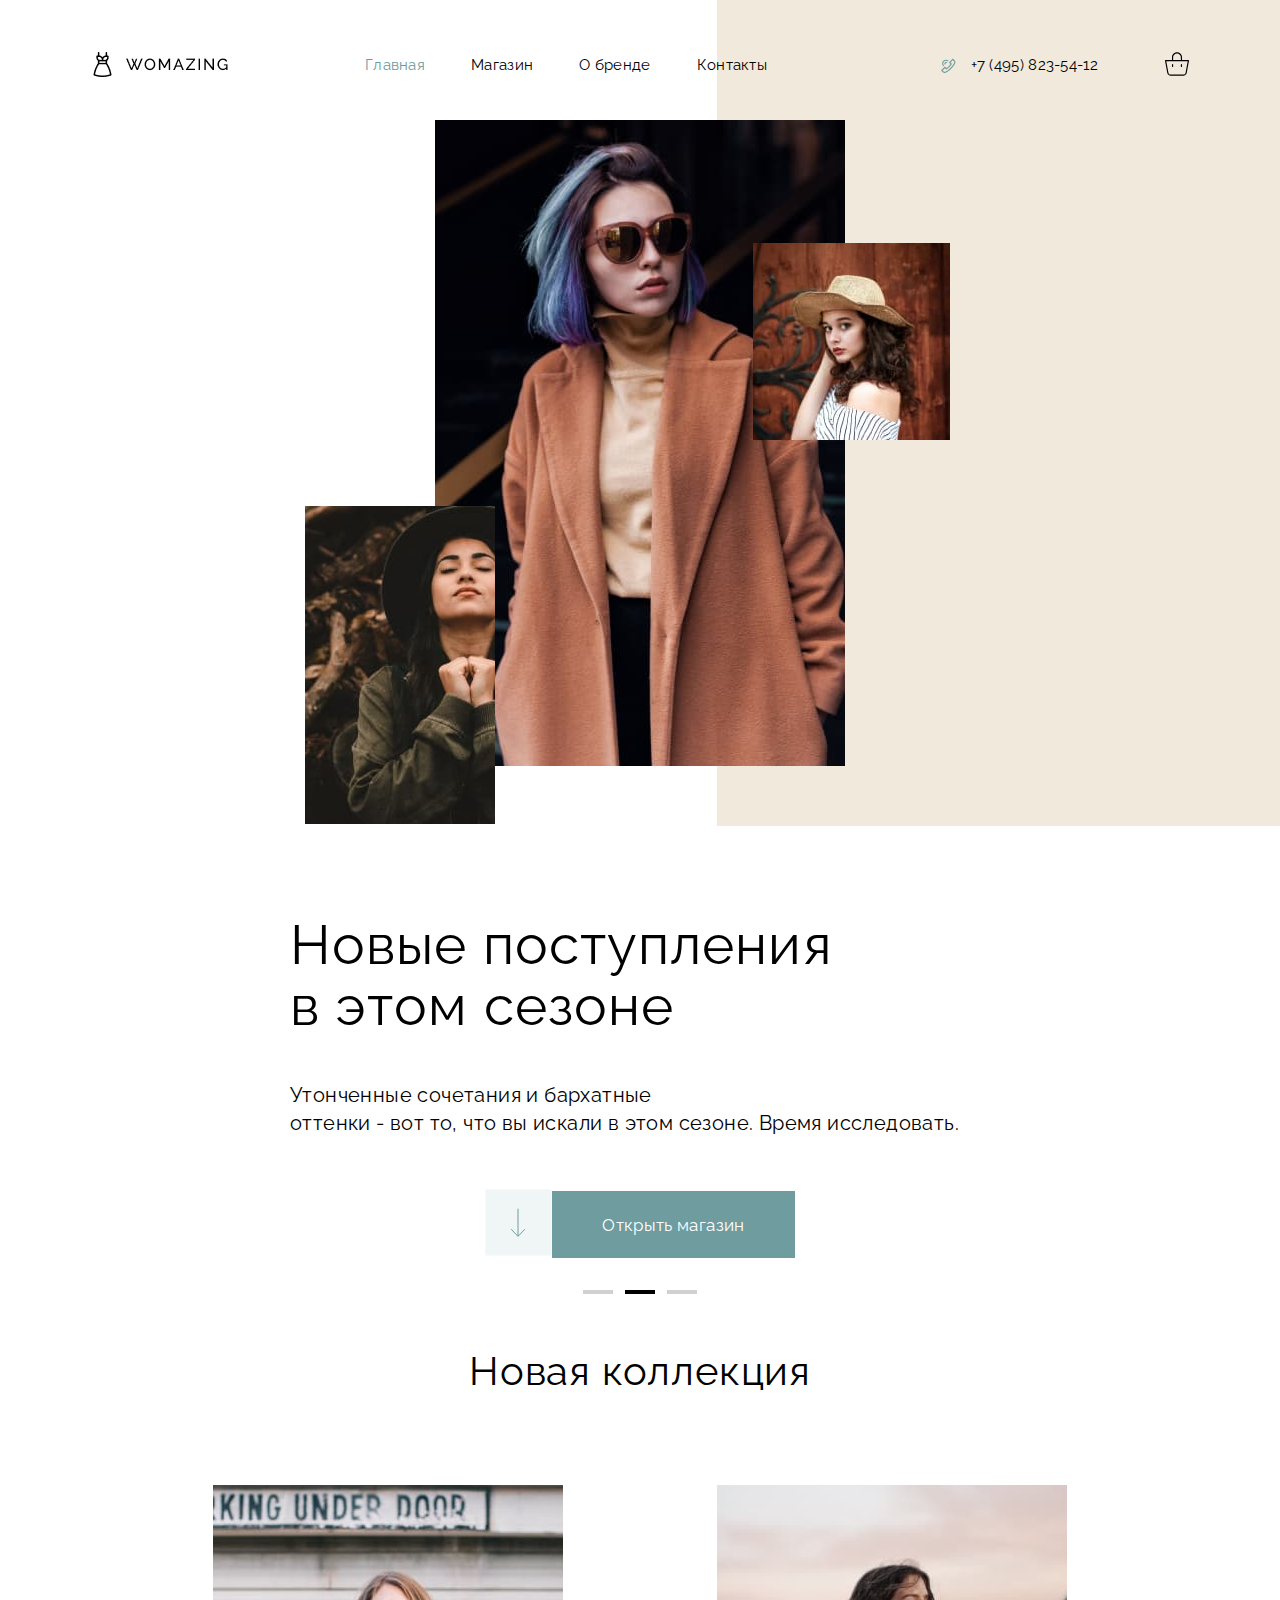
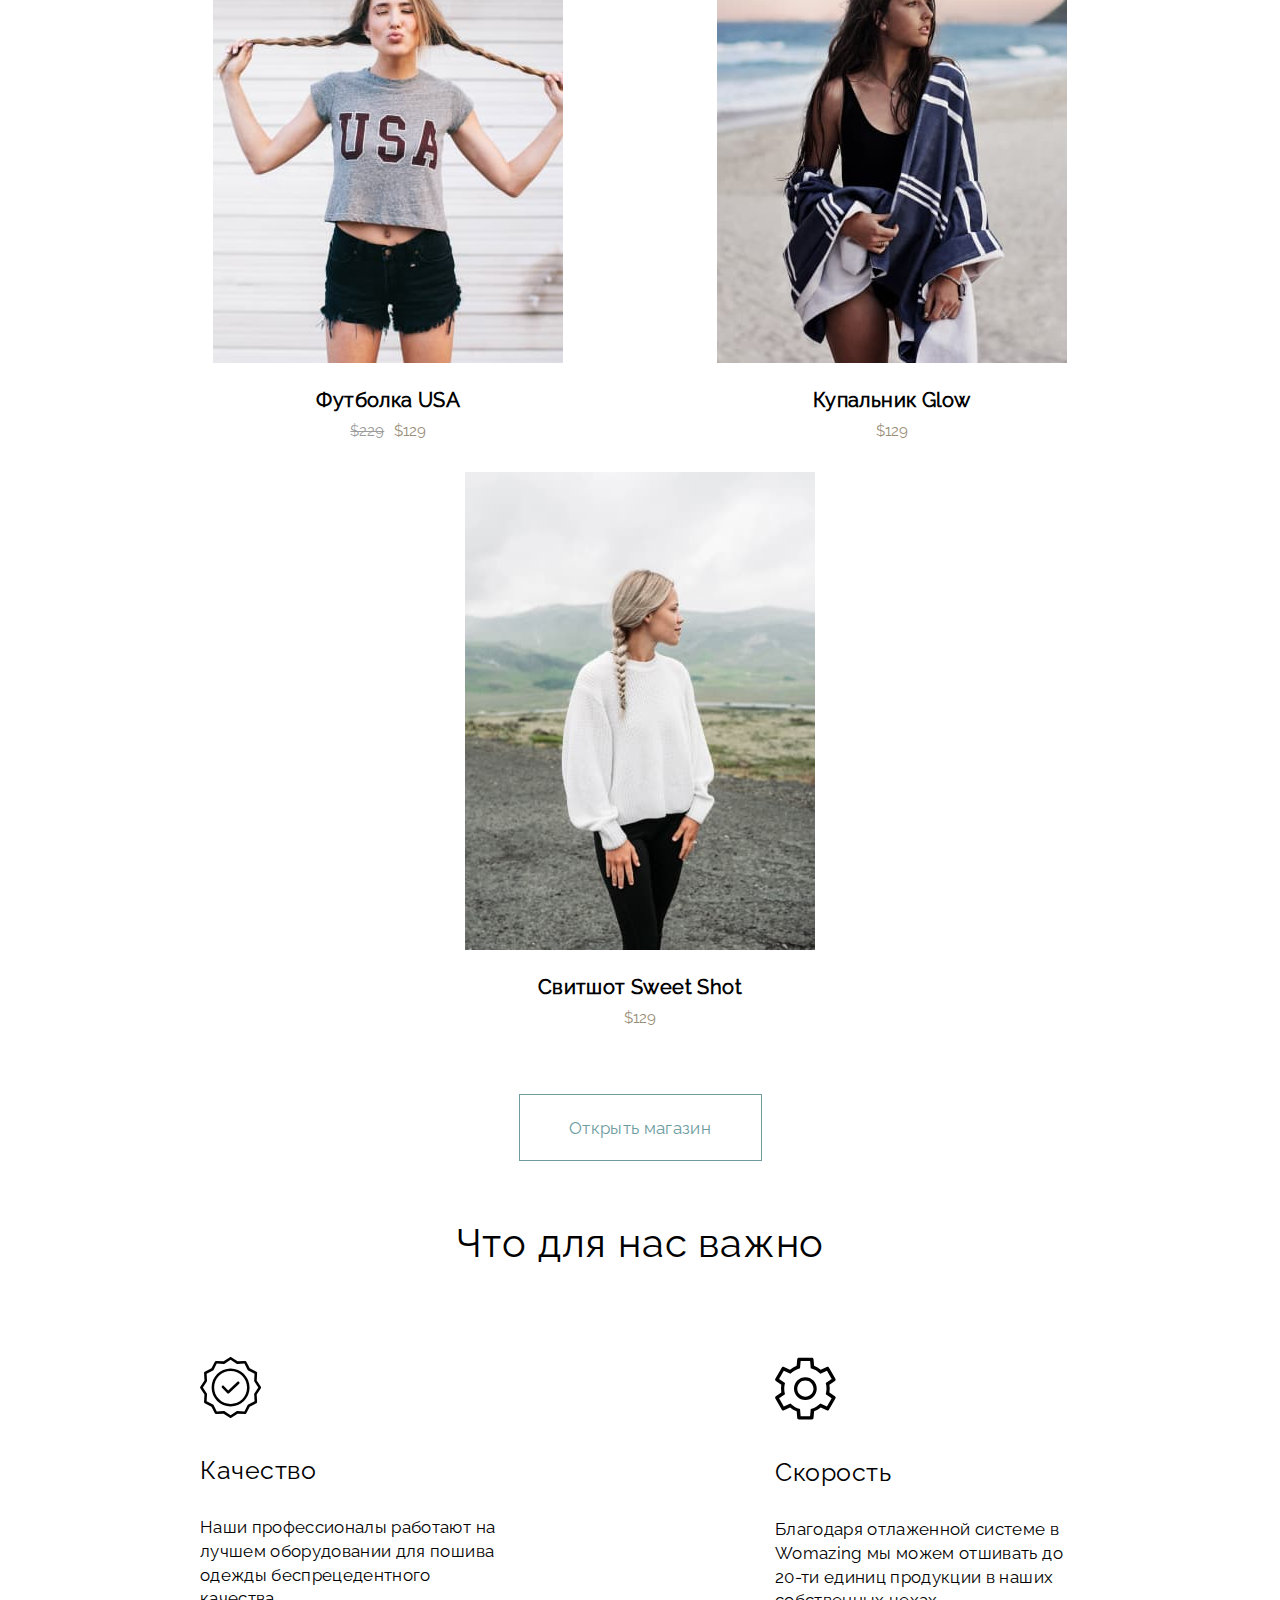
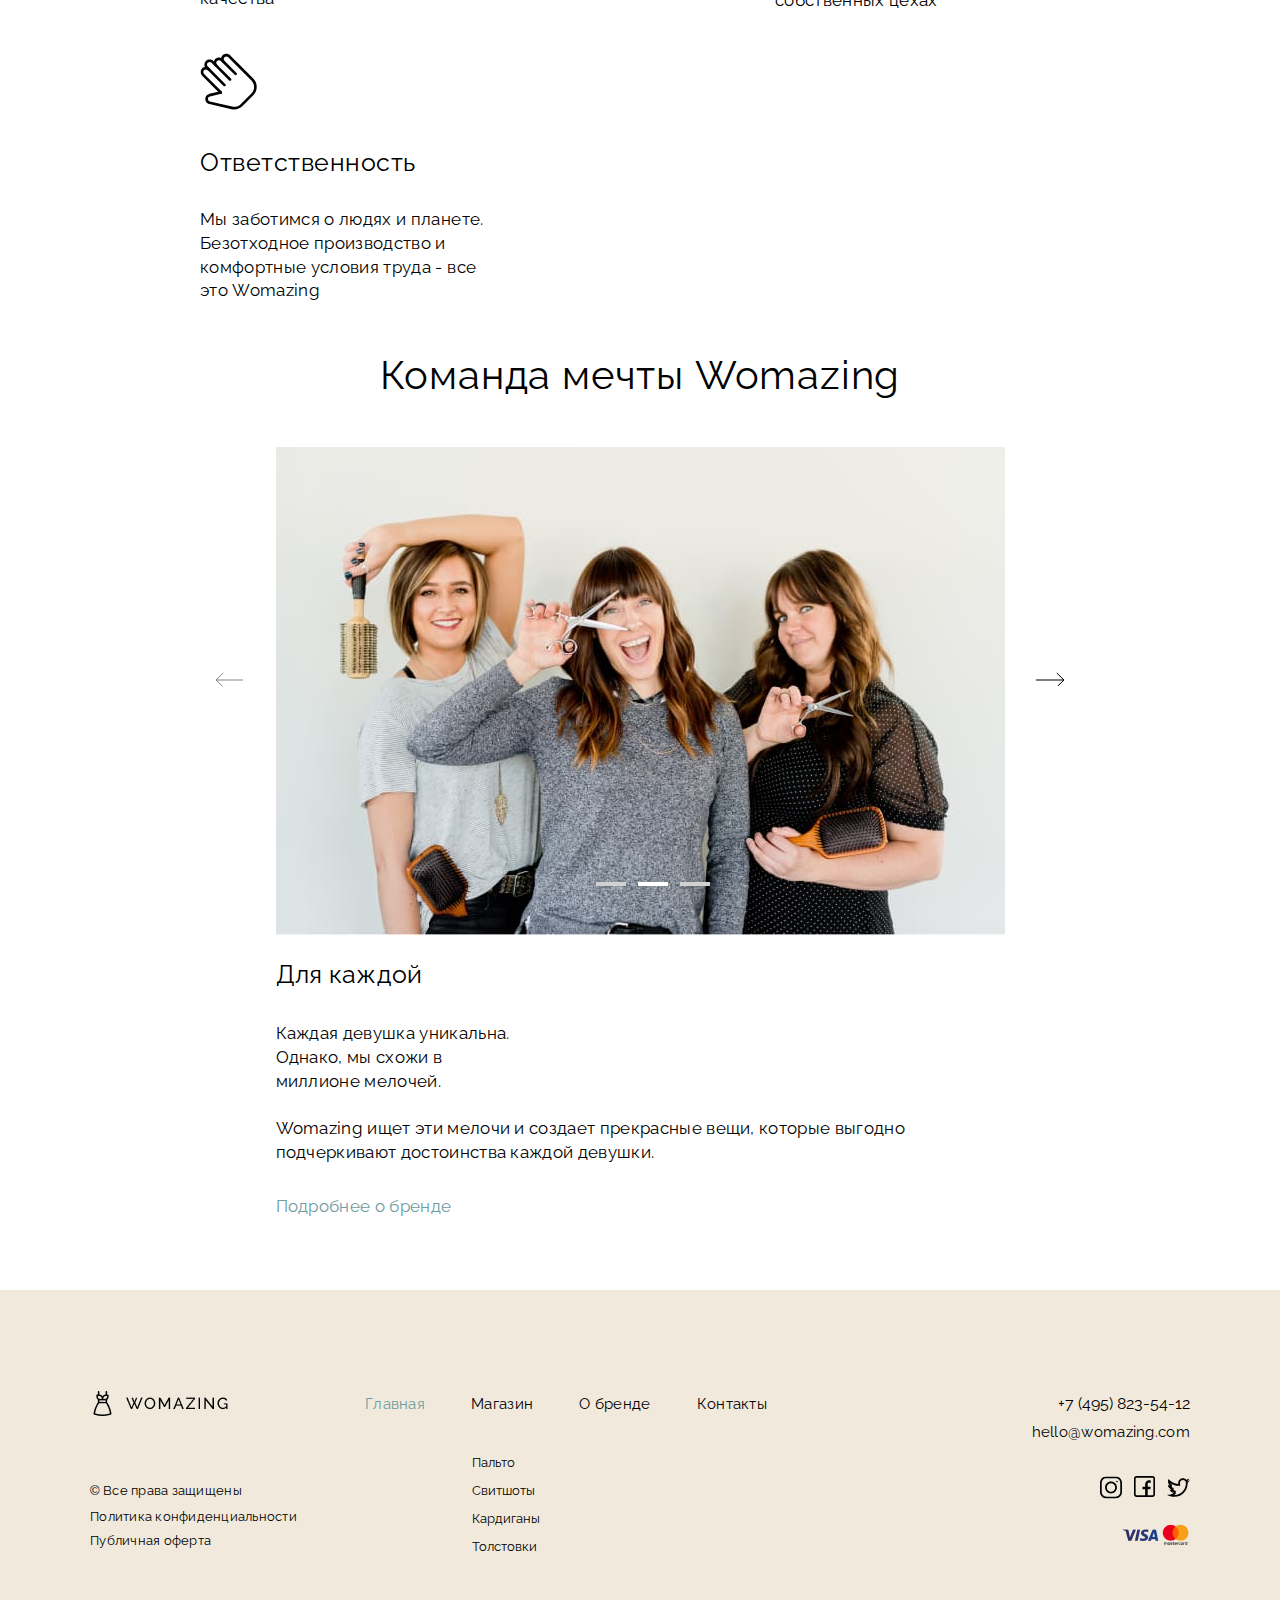
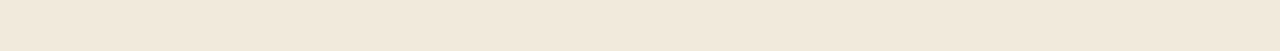
<file: index.html>
<!DOCTYPE html>
<html lang="en">
  <head>
    <meta charset="UTF-8" />
    <meta http-equiv="X-UA-Compatible" content="IE=edge" />
    <meta name="viewport" content="width=device-width, initial-scale=1.0" />
    <link rel="stylesheet" href="css/home.min.css" />
    <link
      rel="preload"
      href="font/Raleway-Regular.woff2"
      as="font"
      crossorigin="anonymous"
    />
    <title>Home</title>
  </head>
  <body class="page">
    <header class="header page__container">
      <img
        src="img/logo.png"
        alt="Логотип женского магазина одежды"
        width="139px"
        height="25px"
      />
      <nav class="nav">
        <button class="button-burger">
        <svg class="menu-burger"  style="fill-rule:evenodd;clip-rule:evenodd;stroke-linejoin:round;stroke-miterlimit:2;" version="1.1" viewBox="0 0 24 24" width="27px" xml:space="preserve" xmlns="http://www.w3.org/2000/svg" xmlns:serif="http://www.serif.com/" xmlns:xlink="http://www.w3.org/1999/xlink"><g id="Icon"><path d="M4,6.75l16,0c0.414,0 0.75,-0.336 0.75,-0.75c0,-0.414 -0.336,-0.75 -0.75,-0.75l-16,0c-0.414,0 -0.75,0.336 -0.75,0.75c0,0.414 0.336,0.75 0.75,0.75Z"/><path d="M4,12.75l16,0c0.414,0 0.75,-0.336 0.75,-0.75c0,-0.414 -0.336,-0.75 -0.75,-0.75l-16,0c-0.414,0 -0.75,0.336 -0.75,0.75c0,0.414 0.336,0.75 0.75,0.75Z"/><path d="M4,18.75l16,0c0.414,0 0.75,-0.336 0.75,-0.75c0,-0.414 -0.336,-0.75 -0.75,-0.75l-16,0c-0.414,0 -0.75,0.336 -0.75,0.75c0,0.414 0.336,0.75 0.75,0.75Z"/></g></svg>
        </button>
        <ul class="site-list">
          <li class="site-list__item">
            <a class="site-list__link site-list__link--active" href="index.html"
              >Главная</a
            >
          </li>
          <li class="site-list__item">
            <a class="site-list__link" href="shop.html">Магазин</a>
          </li>
          <li class="site-list__item">
            <a class="site-list__link" href="brand.html">О бренде</a>
          </li>
          <li class="site-list__item">
            <a class="site-list__link" href="contacts.html">Контакты</a>
          </li>
        </ul>
        <ul class="elem-list">
          <li class="elem-list__item phone">
            <svg class="phone__img" width="27" height="27" viewBox="0 0 27 27" fill="none" xmlns="http://www.w3.org/2000/svg">
              <g clip-path="url(#clip0_21206_425)">
              <path d="M8.25241 7.81643C6.75058 9.31823 6.75058 11.7618 8.25238 13.2636L9.05007 12.4659C7.98816 11.404 7.98814 9.67613 9.0501 8.61417C10.112 7.55224 11.8399 7.55224 12.9018 8.61414L13.6995 7.81646C12.1978 6.31463 9.75418 6.31466 8.25241 7.81643Z" fill="#6E9C9F"/>
              <path d="M9.84127 9.39119C9.2091 10.0234 9.20907 11.052 9.84124 11.6842L10.639 10.8865C10.5458 10.7934 10.4945 10.6695 10.4945 10.5377C10.4945 10.406 10.5458 10.2821 10.639 10.1889C10.7322 10.0958 10.856 10.0444 10.9878 10.0444C11.1195 10.0444 11.2434 10.0958 11.3366 10.1889L12.1343 9.39122C11.5021 8.75902 10.4734 8.75902 9.84127 9.39119Z" fill="#6E9C9F"/>
              <path d="M19.7483 7.43513L17.8551 5.54848L13.9234 9.47367L15.4476 11.0478C15.1921 11.5013 14.6379 12.3699 13.6933 13.3145C12.7487 14.2592 11.8737 14.8197 11.4159 15.0792L9.87261 13.5556L6.00226 17.4029L7.8851 19.2983C8.60485 20.0181 9.69998 20.2046 10.6102 19.7625C11.9992 19.0879 14.0955 17.8431 16.1943 15.7443C18.2931 13.6455 19.5379 11.5492 20.2125 10.1602C20.3723 9.83109 20.45 9.47787 20.45 9.12692C20.45 8.5072 20.2078 7.89464 19.7483 7.43513ZM19.1977 9.66732C18.5609 10.9785 17.3845 12.9587 15.3966 14.9466C13.4087 16.9345 11.4285 18.1109 10.1174 18.7477C9.63935 18.9799 9.06287 18.8806 8.6842 18.5019L7.59746 17.4079L9.87543 15.1436L11.1901 16.4415L11.5419 16.2849C11.5991 16.2595 12.9595 15.6438 14.4912 14.1121C16.0239 12.5795 16.6267 11.2305 16.6515 11.1739L16.8041 10.8268L15.5068 9.48705L17.8559 7.14178L18.9512 8.23327C19.3307 8.6133 19.4298 9.18952 19.1977 9.66732Z" fill="#6E9C9F"/>
              </g>
              <defs>
              <clipPath id="clip0_21206_425">
              <rect width="17" height="17" fill="white" transform="translate(6 3)"/>
              </clipPath>
              </defs>
              </svg>
            <span class="phone__text">+7 (495) 823-54-12</span>
          </li>
          <li class="elem-list__item basket">
            <a href="cart.html"
              >
              <svg class="basket__item" width="24" height="24" viewBox="0 0 24 24" fill="none" xmlns="http://www.w3.org/2000/svg">
                <path d="M23.8454 8.2243C23.7281 8.10906 23.5642 8.05442 23.4012 8.07624H17.0343V5.26295C17.0343 2.4826 14.7804 0.228699 12.0001 0.228699C9.21971 0.228699 6.96582 2.4826 6.96582 5.26295V8.07624H0.598861C0.421164 8.07624 0.243523 8.07624 0.154646 8.2243C0.0352739 8.33902 -0.0201042 8.5051 0.00659291 8.66851L2.22761 20.81C2.53789 22.5037 4.00034 23.7431 5.72199 23.7713H18.278C20.0046 23.7289 21.464 22.4797 21.7724 20.7804L23.9934 8.66851C24.0201 8.5051 23.9648 8.33902 23.8454 8.2243ZM8.1503 5.26295C8.1503 3.13682 9.87388 1.41324 12 1.41324C14.1261 1.41324 15.8497 3.13682 15.8497 5.26295V8.07624H8.1503V5.26295ZM20.5879 20.6323C20.3884 21.7547 19.4179 22.5759 18.278 22.5868H5.72199C4.58212 22.5759 3.61161 21.7547 3.41215 20.6323L1.30959 9.26078H22.6904L20.5879 20.6323Z" fill="black"/>
                <path d="M16.4421 15.0354C16.7692 15.0354 17.0343 14.7702 17.0343 14.4431V12.6663C17.0343 12.3392 16.7692 12.074 16.4421 12.074C16.1149 12.074 15.8498 12.3392 15.8498 12.6663V14.4431C15.8497 14.7702 16.1149 15.0354 16.4421 15.0354Z" fill="black"/>
                <path d="M7.55803 15.0354C7.88514 15.0354 8.1503 14.7702 8.1503 14.4431V12.6663C8.1503 12.3392 7.88514 12.074 7.55803 12.074C7.23092 12.074 6.96576 12.3392 6.96576 12.6663V14.4431C6.96576 14.7702 7.23092 15.0354 7.55803 15.0354Z" fill="black"/>
                </svg>
            </a>
          </li>
        </ul>
      </nav>
    </header>

    <main class="main-content page__container">
      <h1 class="visually-hidden">Женский магазин одежды Womazing</h1>
      <section class="main-content__info info">
        <div class="info__slider slider">
          <article class="slider__item slider__item--active">
            <h2 class="slider__title">
              Новые поступления<br />
              в этом сезоне
            </h2>
            <p class="slider__text slider-wrapper">
              Утонченные сочетания и бархатные<br />
              оттенки - вот то, что вы искали в этом сезоне. Время исследовать.
            </p>
          </article>
          <article class="slider__item">
            <h2 class="slider__title">Что-то новенькое. Мы заждались тебя.</h2>
            <p class="slider__text slider-wrapper">
              Надоело искать себя в сером городе? Настало время новых идей,
              свежих красок и вдохновения с Womazing!
            </p>
          </article>
          <article class="slider__item">
            <h2 class="slider__title">Включай новый сезон с WOMAZING</h2>
            <p class="slider__text slider-wrapper">
              Мы обновили ассортимент - легендарные коллекции и новинки от
              отечественных дизайнеров
            </p>
          </article>
          <div class="button slider-wrapper">
            <a href="#collection">
              <svg class="button__arrow-down" width="67px" height="67px">
                <use xlink:href="img/sprite.svg#icon-arrow-down"></use>
              </svg>
            </a>
            <a class="slider__button button-shop button-shop--active"
              >Открыть магазин</a
            >
          </div>
          <ul class="slider__dots dots slider-wrapper">
            <li class="dots__item"></li>
            <li class="dots__item dots__item--active"></li>
            <li class="dots__item"></li>
          </ul>
        </div>
        <div class="girl-img">
          <img
            class="girl-img__1"
            src="img/girl-1.jpg"
            width="190px"
            height="318px"
            alt="Девушка в зеленой куртке"
          />
          <img
            class="girl-img__main"
            src="img/girl-main.jpg"
            alt="Девушка с лиловыми волосами"
          />
          <img
            class="girl-img__3"
            src="img/girl-3.jpg"
            width="197px"
            height="197px"
            alt="Девушка в светлой вязоной кофте"
          />
        </div>
        <div class="background-for-img"></div>
      </section>

      <section class="collection" id="collection">
        <h2 class="title-h2">Новая коллекция</h2>
        <div class="collection__wrapper card">
          <article class="item">
            <a class="item__link" href="#"
              ><img class="item__img" src="img/collection-1.jpg"
            /></a>
            <h3 class="item__title">Футболка USA</h3>
            <div class="item__price">
              <span class="item__price-discont">$229</span>
              <span class="item__price-prime">$129</span>
            </div>
          </article>
          <article class="item">
            <a class="item__link" href="#"
              ><img class="item__img" src="img/collection-2.jpg"
            /></a>
            <h3 class="item__title">Купальник Glow</h3>
            <div class="item__price">
              <span class="item__price-prime">$129</span>
            </div>
          </article>
          <article class="item">
            <a class="item__link" href="#"
              ><img class="item__img" src="img/collection-3.jpg"
            /></a>
            <h3 class="item__title">Свитшот Sweet Shot</h3>
            <div class="item__price">
              <span class="item__price-prime">$129</span>
            </div>
          </article>
        </div>
        <a class="collection__button button-shop button-shop--white"
          >Открыть магазин</a
        >
      </section>

      <section class="quality">
        <h2 class="title-h2">Что для нас важно</h2>
        <div class="quality__worth worth">
          <article class="worth__item">
            <svg class="worth__svg" width="61" height="61" viewBox="0 0 61 61" fill="none" xmlns="http://www.w3.org/2000/svg">
              <g clip-path="url(#clip0_20917_313)">
              <path d="M37.3994 24.8337L28.2341 33.4905L23.8355 28.9652C23.3478 28.4632 22.5449 28.4518 22.0433 28.9394C21.5413 29.4276 21.5299 30.23 22.0175 30.7321L27.2931 36.1477C27.7832 36.6408 28.5753 36.6577 29.0858 36.1854L39.1667 26.677C39.4115 26.4461 39.5545 26.1273 39.564 25.7911C39.5734 25.455 39.4488 25.1287 39.2174 24.8844C38.7267 24.3744 37.9178 24.3521 37.3994 24.8337Z" fill="black"/>
              <path d="M30.5983 11.5111C20.1236 11.5111 11.6063 20.0284 11.6063 30.5031C11.6063 40.9783 20.1236 49.4956 30.5983 49.4956C41.0736 49.4956 49.5908 40.9783 49.5908 30.5031C49.5908 20.0284 41.0736 11.5111 30.5983 11.5111ZM30.5983 46.9531C21.5219 46.9531 14.1488 39.5671 14.1488 30.5031C14.1488 21.4391 21.5219 14.0536 30.5983 14.0536C39.6837 14.0536 47.0484 21.4183 47.0484 30.5031C47.0484 39.5879 39.6837 46.9531 30.5983 46.9531Z" fill="black"/>
              <path d="M56.7351 23.5113L57.1547 15.9728C57.184 15.4668 56.9089 14.9916 56.4555 14.7651L49.7433 11.3711L46.3492 4.65886C46.1183 4.20946 45.646 3.93585 45.1415 3.95969L37.5901 4.36688L31.2975 0.209557C30.8734 -0.0700149 30.3237 -0.0700149 29.8992 0.209557L23.6066 4.36688L16.0686 3.94727C15.5621 3.91748 15.0873 4.19258 14.8609 4.64645L11.4663 11.3586L4.75461 14.7527C4.30471 14.9831 4.03159 15.4554 4.05543 15.9604L4.47454 23.4989L0.317711 29.7915C0.0381393 30.2156 0.0381393 30.7653 0.317711 31.1898L4.46212 37.4949L4.04252 45.0334C4.01322 45.5394 4.28783 46.0146 4.7417 46.241L11.4539 49.6351L14.848 56.3473C15.0784 56.7972 15.5506 57.0703 16.0557 57.0465L23.5942 56.6269L29.8868 60.7837C30.3083 61.0722 30.8635 61.0722 31.2851 60.7837L37.5777 56.6269L45.1162 57.0465C45.6222 57.0758 46.0969 56.8007 46.3239 56.3473L49.718 49.6351L56.4302 46.241C56.8796 46.0101 57.1532 45.5384 57.1293 45.0334L56.7097 37.4949L60.8666 31.2023C61.1461 30.7782 61.1461 30.228 60.8666 29.8039L56.7351 23.5113ZM54.3704 36.4525C54.2154 36.68 54.1434 36.9536 54.1673 37.2282L54.5611 44.3595L48.2178 47.5629C47.976 47.6841 47.7798 47.8807 47.6587 48.1225L44.4548 54.4658L37.3235 54.072C37.0503 54.0621 36.7807 54.1326 36.5478 54.2751L30.5983 58.2035L24.6494 54.2751C24.4428 54.1356 24.1995 54.0601 23.9502 54.0591H23.8866L16.7548 54.4534L13.5514 48.1096C13.4303 47.8678 13.2341 47.6716 12.9918 47.5505L6.63563 44.3595L7.02991 37.2282C7.03984 36.9551 6.96883 36.6854 6.82632 36.4525L2.89841 30.5031L6.82632 24.5536C6.98174 24.3267 7.05375 24.0526 7.02991 23.7785L6.63563 16.6467L12.9794 13.4433C13.2212 13.3221 13.4174 13.126 13.5385 12.8841L16.7419 6.54038L23.8737 6.93467C24.1463 6.9441 24.416 6.87359 24.6494 6.73107L30.5983 2.80317L36.5478 6.73107C36.7752 6.8865 37.0493 6.9585 37.3235 6.93467L44.4548 6.54038L47.6587 12.8841C47.7798 13.126 47.976 13.3221 48.2178 13.4433L54.5611 16.6467L54.1673 23.7785C54.1573 24.0511 54.2284 24.3207 54.3704 24.5536L58.2988 30.5031L54.3704 36.4525Z" fill="black"/>
              </g>
              <defs>
              <clipPath id="clip0_20917_313">
              <rect width="61" height="61" fill="white"/>
              </clipPath>
              </defs>
              </svg>
            <h3 class="worth__title">Качество</h3>
            <p class="worth__text">
              Наши профессионалы работают на лучшем оборудовании для пошива
              одежды беспрецедентного качества
            </p>
          </article>
          <article class="worth__item">
            <svg class="worth__svg" width="61" height="63" viewBox="0 0 61 63" fill="none" xmlns="http://www.w3.org/2000/svg">
              <path d="M56.6611 41.349L50.7656 37.1565C51.7557 33.5159 51.7501 29.6761 50.7493 26.0383L56.6643 21.8978L51.9421 13.7273L45.3641 16.7368C42.7053 14.0589 39.3762 12.144 35.7246 11.1923L35.0973 4.00004H25.6528L25.0256 11.1923C21.3747 12.1453 18.0467 14.0613 15.3893 16.74L8.80807 13.7305L4.08907 21.901L10.0041 26.0415C9.00281 29.678 8.99608 33.5166 9.98457 37.1565L4.08907 41.349L8.80807 49.4805L15.3893 46.4678C18.0471 49.1453 21.375 51.0602 25.0256 52.0123L25.6528 59.2045H35.0973L35.7246 52.0123C39.3751 51.06 42.703 49.1452 45.3608 46.4678L51.9421 49.4805L56.6643 41.3523L56.6611 41.349ZM36.8913 0.701295C37.3097 0.700852 37.712 0.861758 38.0147 1.15052C38.3174 1.43928 38.4971 1.83365 38.5163 2.25154L39.0948 8.8653C41.4973 9.78084 43.7386 11.0732 45.7346 12.6938L51.7471 9.88904C52.1184 9.69797 52.5491 9.65721 52.9497 9.77522C53.3503 9.89322 53.6901 10.1609 53.8986 10.5228L60.4148 21.8003C60.6242 22.1618 60.6863 22.59 60.5883 22.9961C60.4902 23.4022 60.2396 23.7549 59.8883 23.981L54.4478 27.79C54.8638 30.3835 54.8508 32.9673 54.4511 35.4568L59.8883 39.2593C60.2404 39.4855 60.4917 39.8388 60.5898 40.2457C60.6878 40.6525 60.6252 41.0815 60.4148 41.4433L53.8986 52.6785C53.6901 53.0404 53.3503 53.3081 52.9497 53.4261C52.5491 53.5441 52.1184 53.5034 51.7471 53.3123L45.7346 50.5075C43.7781 52.1 41.5486 53.4 39.0948 54.3393L38.5163 60.953C38.4963 61.3704 38.3162 61.7639 38.0136 62.052C37.711 62.3401 37.3091 62.5005 36.8913 62.5H23.8588C23.441 62.5005 23.0391 62.3401 22.7365 62.052C22.4339 61.7639 22.2539 61.3704 22.2338 60.953L21.6553 54.3393C19.2527 53.4226 17.0114 52.1291 15.0156 50.5075L9.00307 53.3123C8.63177 53.5046 8.20063 53.5464 7.7993 53.429C7.39798 53.3116 7.05737 53.0439 6.84832 52.6818L0.335319 41.44C0.125948 41.0786 0.0638348 40.6503 0.161875 40.2442C0.259915 39.8382 0.510576 39.4854 0.861819 39.2593L6.29907 35.4535C5.8919 32.9142 5.8919 30.3262 6.29907 27.7868L0.86507 23.981C0.514687 23.755 0.264624 23.4028 0.166623 22.9975C0.0686222 22.5922 0.130183 22.1647 0.338569 21.8035L6.84507 10.5228C7.05359 10.1601 7.39396 9.89179 7.79533 9.77374C8.1967 9.65569 8.62814 9.69699 8.99982 9.88904L15.0123 12.6938C17.0083 11.0732 19.2496 9.78084 21.6521 8.8653L22.2306 2.25154C22.2498 1.83365 22.4295 1.43928 22.7322 1.15052C23.0349 0.861758 23.4372 0.700852 23.8556 0.701295H36.8881H36.8913ZM30.3751 20.25C33.3919 20.25 36.2852 21.4485 38.4184 23.5817C40.5516 25.7149 41.7501 28.6082 41.7501 31.625C41.7501 34.6419 40.5516 37.5352 38.4184 39.6684C36.2852 41.8016 33.3919 43 30.3751 43C27.3582 43 24.465 41.8016 22.3317 39.6684C20.1985 37.5352 19.0001 34.6419 19.0001 31.625C19.0001 28.6082 20.1985 25.7149 22.3317 23.5817C24.465 21.4485 27.3582 20.25 30.3751 20.25ZM30.3751 23.5C28.2202 23.5 26.1536 24.3561 24.6298 25.8798C23.1061 27.4035 22.2501 29.4702 22.2501 31.625C22.2501 33.7799 23.1061 35.8466 24.6298 37.3703C26.1536 38.894 28.2202 39.75 30.3751 39.75C32.53 39.75 34.5966 38.894 36.1203 37.3703C37.644 35.8466 38.5001 33.7799 38.5001 31.625C38.5001 29.4702 37.644 27.4035 36.1203 25.8798C34.5966 24.3561 32.53 23.5 30.3751 23.5Z" fill="black"/>
              </svg>
            <h3 class="worth__title">Скорость</h3>
            <p class="worth__text">
              Благодаря отлаженной системе в Womazing мы можем отшивать до 20-ти
              единиц продукции в наших собственных цехах
            </p>
          </article>
          <article class="worth__item">
            <svg class="worth__svg" width="57" height="57" viewBox="0 0 57 57" fill="none" xmlns="http://www.w3.org/2000/svg">
              <path d="M20.7774 40.7903C20.4414 40.7903 20.1054 40.6617 19.8481 40.407L2.21598 22.7723C0.168484 20.7248 0.168484 17.3937 2.21598 15.3462C4.26873 13.2987 7.59723 13.3039 9.63949 15.3462L25.4184 31.125C25.9302 31.6369 25.9302 32.469 25.4184 32.9809C24.9065 33.4928 24.0744 33.4928 23.5625 32.9809L7.78361 17.202C6.76511 16.1835 5.10086 16.1809 4.07186 17.202C3.57836 17.6982 3.30273 18.357 3.30273 19.0579C3.30273 19.7614 3.57573 20.4203 4.07186 20.9164L21.7066 38.5485C22.2185 39.0604 22.2185 39.8925 21.7066 40.4044C21.4494 40.6617 21.1134 40.7903 20.7774 40.7903Z" fill="black"/>
              <path d="M30.0594 27.7965C29.7234 27.7965 29.3874 27.6678 29.1301 27.4132L11.498 9.77846C10.4716 8.75208 8.81002 8.75208 7.78365 9.77846C7.29015 10.2746 7.01453 10.9335 7.01453 11.6343C7.01453 12.3352 7.28752 12.9941 7.78365 13.4902L9.63952 15.3461C10.1514 15.858 10.1514 16.6901 9.63952 17.202C9.12765 17.7138 8.29552 17.7138 7.78365 17.202L5.92778 15.3461C4.93553 14.3538 4.38953 13.0361 4.38953 11.6343C4.38953 10.2326 4.93553 8.91483 5.92778 7.92258C7.90965 5.9407 11.3668 5.93545 13.3539 7.92258L30.986 25.5573C31.4979 26.0692 31.4979 26.9013 30.986 27.4132C30.7288 27.6705 30.3954 27.7965 30.0594 27.7965Z" fill="black"/>
              <path d="M35.6296 22.2289C35.2936 22.2289 34.9576 22.1002 34.7004 21.8456L20.7774 7.92261C19.751 6.89624 18.092 6.89624 17.0656 7.92261C16.0419 8.94636 16.0419 10.6106 17.0656 11.6344C17.5775 12.1462 17.5775 12.9784 17.0656 13.4902C16.5537 14.0021 15.7216 14.0021 15.2097 13.4902C13.1649 11.4454 13.1649 8.11161 15.2097 6.06674C17.2546 4.02186 20.5884 4.02186 22.6332 6.06674L36.5562 19.9897C37.0681 20.5016 37.0681 21.3337 36.5562 21.8456C36.3016 22.1002 35.9656 22.2289 35.6296 22.2289Z" fill="black"/>
              <path d="M34.1964 56.4667C33.3117 56.4667 32.4166 56.367 31.5294 56.1648L9.42685 51.0986C8.47135 50.8991 7.58148 50.4108 6.85698 49.6863C5.86473 48.6941 5.3161 47.3737 5.3161 45.9746C5.3161 44.5728 5.86473 43.2551 6.85698 42.2628C7.53948 41.5803 8.36898 41.1105 9.2641 40.8926C9.29035 40.8821 9.3166 40.8768 9.34285 40.8689L20.4729 38.1993C21.179 38.0234 21.8877 38.4671 22.0557 39.1706C22.2237 39.8767 21.788 40.5828 21.0845 40.7534L10.0306 43.4047C9.99648 43.4152 9.96235 43.4257 9.9256 43.4336C9.4846 43.5307 9.0646 43.7696 8.71285 44.1213C8.21673 44.6175 7.9411 45.2763 7.9411 45.9772C7.9411 46.6781 8.2141 47.3369 8.71285 47.8331C9.06198 48.1822 9.4951 48.429 9.93085 48.5261C9.94923 48.5287 9.96498 48.5313 9.98073 48.5366L32.1174 53.6107C35.2227 54.3221 38.4174 53.4033 40.667 51.1511L51.4085 40.4069C53.1436 38.6718 54.0991 36.3644 54.0991 33.9101C54.0991 31.4557 53.1436 29.1509 51.4085 27.4132L28.2061 4.21082C27.1797 3.18445 25.5207 3.18445 24.4944 4.21082C23.4706 5.23457 23.4706 6.89882 24.4944 7.92257C25.0062 8.43445 25.0062 9.26657 24.4944 9.77845C23.9825 10.2903 23.1504 10.2903 22.6385 9.77845C20.5936 7.73357 20.5936 4.39982 22.6385 2.35495C24.6834 0.31007 28.0171 0.31007 30.062 2.35495L53.2644 25.5573C55.4982 27.7886 56.7241 30.7522 56.7241 33.9101C56.7241 37.068 55.4956 40.0316 53.2644 42.2628L42.5229 53.007C40.2706 55.2513 37.2886 56.4667 34.1964 56.4667Z" fill="black"/>
              </svg>
              
            <h3 class="worth__title">Ответственность</h3>
            <p class="worth__text">
              Мы заботимся о людях и планете. Безотходное производство и
              комфортные условия труда - все это Womazing
            </p>
          </article>
        </div>
      </section>

      <section class="dream-team">
        <h2 class="title-h2">Команда мечты Womazing</h2>
        <div class="dream-team__wrapper">
          <ul class="team-slider">
            <li class="team-slider__arrow team-slider__arrow--back"></li>
            <li class="team-slider__item team-slider__item--active">
              <img class="team-slider__img" src="img/dm-photo.jpg" />
            </li>
            <li class="team-slider__item"><img src="img/dm-photo.jpg" /></li>
            <li class="team-slider__item"><img src="img/dm-photo.jpg" /></li>
            <li class="team-slider__arrow team-slider__arrow--next"></li>
          </ul>
          <ul class="slider__dots dots dream-team__dots">
            <li class="dots__item"></li>
            <li class="dots__item dots__item--active-white"></li>
            <li class="dots__item"></li>
          </ul>
          <article class="brand-team">
            <h3 class="brand-team__title">Для каждой</h3>
            <p class="brand-team__text">
              Каждая девушка уникальна.<br />
              Однако, мы схожи в<br />
              миллионе мелочей.<br /><br />
              Womazing ищет эти мелочи и создает прекрасные вещи, которые
              выгодно подчеркивают достоинства каждой девушки.
            </p>
            <a class="brand-team__details" href="">Подробнее о бренде</a>
          </article>
        </div>
      </section>
    </main>

    <footer class="footer">
      <div class="footer__navigation page__container">
        <img
          class="footer__logo"
          src="img/logo.png"
          alt="Логотип женского магазина одежды"
          width="139px"
          height="25px"
        />
        <nav class="nav footer__nav">
          <button class="button-burger">
            <svg class="menu-burger"  style="fill-rule:evenodd;clip-rule:evenodd;stroke-linejoin:round;stroke-miterlimit:2;" version="1.1" viewBox="0 0 24 24" width="27px" xml:space="preserve" xmlns="http://www.w3.org/2000/svg" xmlns:serif="http://www.serif.com/" xmlns:xlink="http://www.w3.org/1999/xlink"><g id="Icon"><path d="M4,6.75l16,0c0.414,0 0.75,-0.336 0.75,-0.75c0,-0.414 -0.336,-0.75 -0.75,-0.75l-16,0c-0.414,0 -0.75,0.336 -0.75,0.75c0,0.414 0.336,0.75 0.75,0.75Z"/><path d="M4,12.75l16,0c0.414,0 0.75,-0.336 0.75,-0.75c0,-0.414 -0.336,-0.75 -0.75,-0.75l-16,0c-0.414,0 -0.75,0.336 -0.75,0.75c0,0.414 0.336,0.75 0.75,0.75Z"/><path d="M4,18.75l16,0c0.414,0 0.75,-0.336 0.75,-0.75c0,-0.414 -0.336,-0.75 -0.75,-0.75l-16,0c-0.414,0 -0.75,0.336 -0.75,0.75c0,0.414 0.336,0.75 0.75,0.75Z"/></g></svg>
          </button>
          <ul class="site-list">
            <li class="site-list__item">
              <a
                class="site-list__link site-list__link--active"
                href="index.html"
                >Главная</a
              >
            </li>
            <li class="site-list__item">
              <a class="site-list__link" href="shop.html">Магазин</a>
            </li>
            <li class="site-list__item">
              <a class="site-list__link" href="brand.html">О бренде</a>
            </li>
            <li class="site-list__item">
              <a class="site-list__link" href="contact.html">Контакты</a>
            </li>
          </ul>
          <ul class="elem-contacts">
            <li class="elem-contacts__item">
              <span class="phone-number__text">+7 (495) 823-54-12</span>
            </li>
            <li class="elem-contacts__item footer__email">
              hello@womazing.com
            </li>
          </ul>
        </nav>
      </div>
      <div class="footer__others page__container">
        <ul class="copyright">
          <li class="copyright__item copyright__link">
            &copy; Все права защищены
          </li>
          <li class="copyright__item">
            <a class="copyright__link" href="">Политика конфиденциальности</a>
          </li>
          <li class="copyright__item">
            <a class="copyright__link" href="">Публичная оферта</a>
          </li>
        </ul>
        <nav class="nav other">
          <ul class="other-list">
            <li class="other-list__item">
              <a class="other-list__link" href="#">Пальто</a>
            </li>
            <li class="other-list__item">
              <a class="other-list__link" href="#">Свитшоты</a>
            </li>
            <li class="other-list__item">
              <a class="other-list__link" href="#">Кардиганы</a>
            </li>
            <li class="other-list__item">
              <a class="other-list__link" href="#">Толстовки</a>
            </li>
          </ul>
          <ul class="footer-icon">
            <li class="footer-icon__item">
              <a class="footer-icon__link" href="#"
                >
                <svg class="footer-icon__link" width="22" height="23" viewBox="0 0 22 23" fill="none" xmlns="http://www.w3.org/2000/svg">
                  <g clip-path="url(#clip0_4_278)">
                  <path d="M15.6094 0.5H6.39066C2.86683 0.5 0 3.36683 0 6.89066V16.1093C0 19.6332 2.86683 22.5 6.39066 22.5H15.6093C19.1332 22.5 22 19.6332 22 16.1094V6.89066C22 3.36683 19.1332 0.5 15.6094 0.5ZM20.2812 16.1093C20.2812 18.6854 18.1854 20.7812 15.6094 20.7812H6.39066C3.81455 20.7812 1.71875 18.6854 1.71875 16.1094V6.89066C1.71875 4.31455 3.81455 2.21875 6.39066 2.21875H15.6093C18.1854 2.21875 20.2812 4.31455 20.2812 6.89066V16.1093Z" fill="black"/>
                  <path d="M11 5.57031C7.73034 5.57031 5.07031 8.23034 5.07031 11.5C5.07031 14.7697 7.73034 17.4297 11 17.4297C14.2697 17.4297 16.9297 14.7697 16.9297 11.5C16.9297 8.23034 14.2697 5.57031 11 5.57031ZM11 15.7109C8.6781 15.7109 6.78906 13.8219 6.78906 11.5C6.78906 9.1781 8.6781 7.28906 11 7.28906C13.3219 7.28906 15.2109 9.1781 15.2109 11.5C15.2109 13.8219 13.3219 15.7109 11 15.7109Z" fill="black"/>
                  <path d="M17.0156 6.34375C17.4902 6.34375 17.875 5.95899 17.875 5.48438C17.875 5.00976 17.4902 4.625 17.0156 4.625C16.541 4.625 16.1562 5.00976 16.1562 5.48438C16.1562 5.95899 16.541 6.34375 17.0156 6.34375Z" fill="black"/>
                  </g>
                  <defs>
                  <clipPath id="clip0_4_278">
                  <rect width="22" height="22" fill="white" transform="translate(0 0.5)"/>
                  </clipPath>
                  </defs>
                  </svg>
              </a>
            </li>
            <li class="footer-icon__item">
              <a class="footer-icon__link" href="#"
                >
                <svg class="footer-icon__link--facebook" width="21" height="21" viewBox="0 0 21 21" fill="none" xmlns="http://www.w3.org/2000/svg">
                  <g clip-path="url(#clip0_4_303)">
                  <path d="M18.5391 0H2.46094C1.1039 0 0 1.1039 0 2.46094V18.5391C0 19.8961 1.1039 21 2.46094 21H18.5391C19.8961 21 21 19.8961 21 18.5391V2.46094C21 1.1039 19.8961 0 18.5391 0ZM19.3594 18.5391C19.3594 18.9914 18.9914 19.3594 18.5391 19.3594H13.6992V13.3711H16.3253L16.6314 10.8281H13.6992V8.08008C13.6992 7.37865 14.2283 6.84961 14.9297 6.84961H16.7754V4.4707C16.2896 4.40213 15.3525 4.30664 14.9297 4.30664C13.973 4.30664 13.0141 4.71023 12.2989 5.41374C11.5621 6.13857 11.1562 7.08801 11.1562 8.08729V10.8281H8.49023V13.3711H11.1562V19.3594H2.46094C2.00864 19.3594 1.64062 18.9914 1.64062 18.5391V2.46094C1.64062 2.00864 2.00864 1.64062 2.46094 1.64062H18.5391C18.9914 1.64062 19.3594 2.00864 19.3594 2.46094V18.5391Z" fill="black"/>
                  </g>
                  <defs>
                  <clipPath id="clip0_4_303">
                  <rect width="21" height="21" fill="white"/>
                  </clipPath>
                  </defs>
                  </svg>
              </a>
            </li>
            <li class="footer-icon__item">
              <a class="footer-icon__link" href="#"
                >
                <svg class="footer-icon__link--twitter" width="23" height="23" viewBox="0 0 23 23" fill="none" xmlns="http://www.w3.org/2000/svg">
                  <path d="M20.2712 5.16525L20.2598 5.12109C21.2343 4.53688 22.0211 3.5738 22.3711 2.4707C21.4584 3.01367 20.3904 3.42561 19.3164 3.63867C18.4552 2.7211 17.3061 2.15625 15.9473 2.15625C13.3429 2.15625 11.1855 4.26475 11.1855 6.87305C11.1855 7.24419 11.238 7.60752 11.3203 7.95117V7.99609C7.43875 7.77436 3.92429 5.80031 1.61719 2.96484C1.21231 3.66248 0.988281 4.65939 0.988281 5.52539C0.988281 6.87305 1.78852 8.67805 3.05469 9.52344V9.61328C2.29865 9.58278 1.52429 9.06195 0.898438 8.71484C0.898438 8.73546 0.92584 8.76026 0.92584 8.78088C0.92584 11.0696 2.6034 13.0436 4.76172 13.4766C4.38559 13.5761 3.85582 13.6562 3.45898 13.6562C3.15361 13.6562 2.84877 13.5765 2.56055 13.5215C3.16102 15.3978 4.89648 16.6211 6.96289 16.6211V16.666C5.35446 17.913 3.31577 18.7773 1.12305 18.7773C0.742154 18.7773 0.269531 18.7324 0 18.6875C2.08622 20.0277 4.56631 20.8438 7.23242 20.8438C15.9102 20.8438 20.6641 13.7012 20.6641 7.45703V6.82812C21.5871 6.16144 22.3686 5.26098 23 4.3125C23 4.3125 21.3439 5.09724 20.2712 5.16525ZM18.8672 7.45703C18.8672 8.80523 18.6031 10.221 18.1035 11.5512C17.5785 12.9492 16.8227 14.2107 15.8574 15.3005C14.3434 17.0096 11.6181 19.0469 7.23242 19.0469C7.10354 19.0469 6.97488 19.0446 6.84623 19.0402C7.26966 18.7945 7.67661 18.5211 8.06384 18.2209L8.75977 17.6814V16.8008V16.6211V14.8242L8.0195 14.816C7.21005 14.807 6.55859 14.1483 6.55859 13.3388V11.8696L5.58689 11.6502C5.1569 11.5531 4.85156 11.1711 4.85156 10.7303V9.61328V9.47852L4.8291 8.5626L4.02999 8.02907C3.6849 7.73874 3.37215 7.32406 3.14934 6.87529C5.50724 8.59481 8.30758 9.62379 11.2178 9.79005L13.1172 9.89854V7.99609V7.95117V7.73892L13.0677 7.5325C13.0111 7.29626 12.9824 7.07439 12.9824 6.87305C12.9824 6.09931 13.2911 5.3687 13.8517 4.81576C14.4156 4.25949 15.1598 3.95312 15.9473 3.95312C16.7434 3.95312 17.4362 4.26106 18.0063 4.86841L18.4647 5.35684L18.5202 5.57112L18.5316 5.61528L18.8672 6.91262V7.45703Z" fill="black"/>
                  </svg>
              </a>
            </li>
            <li class="footer-icon__item footer-icon__item--visa"></li>
          </ul>
        </nav>
      </div>
    </footer>
  </body>
</html>
</file>
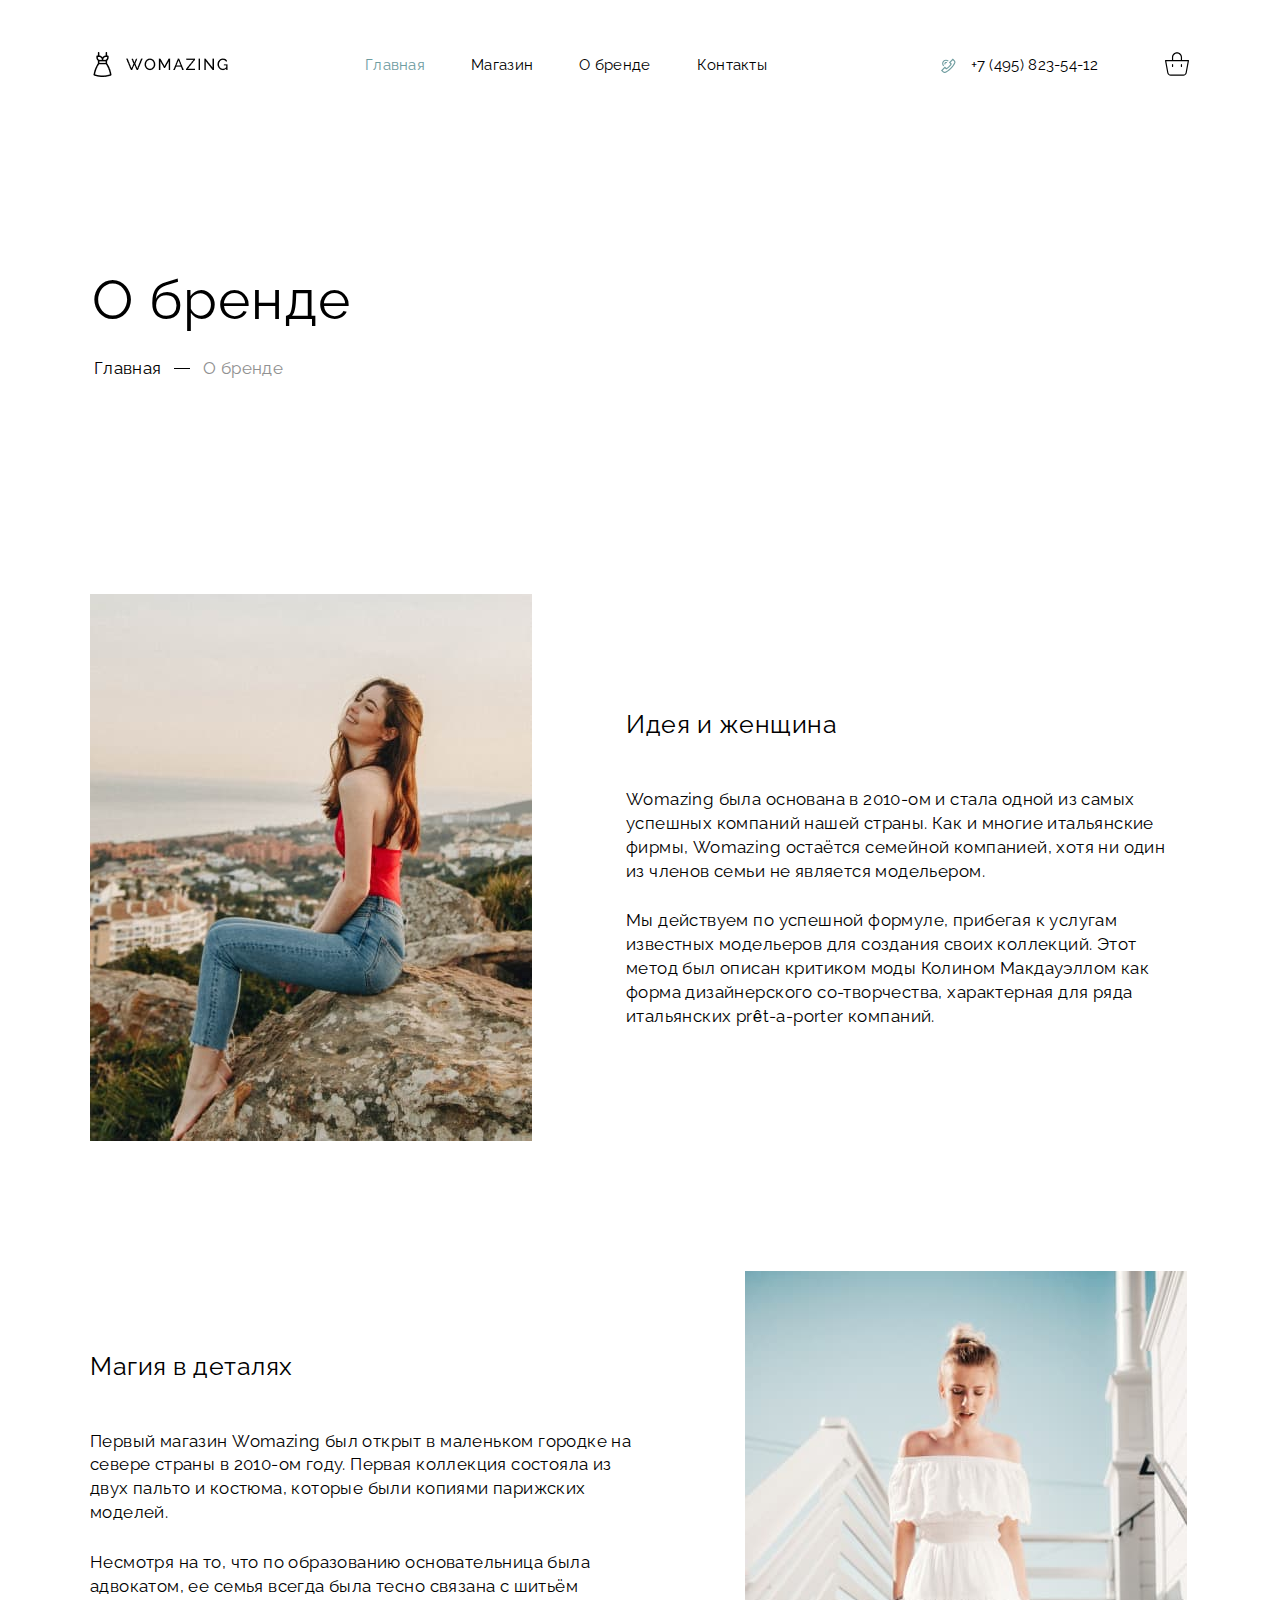
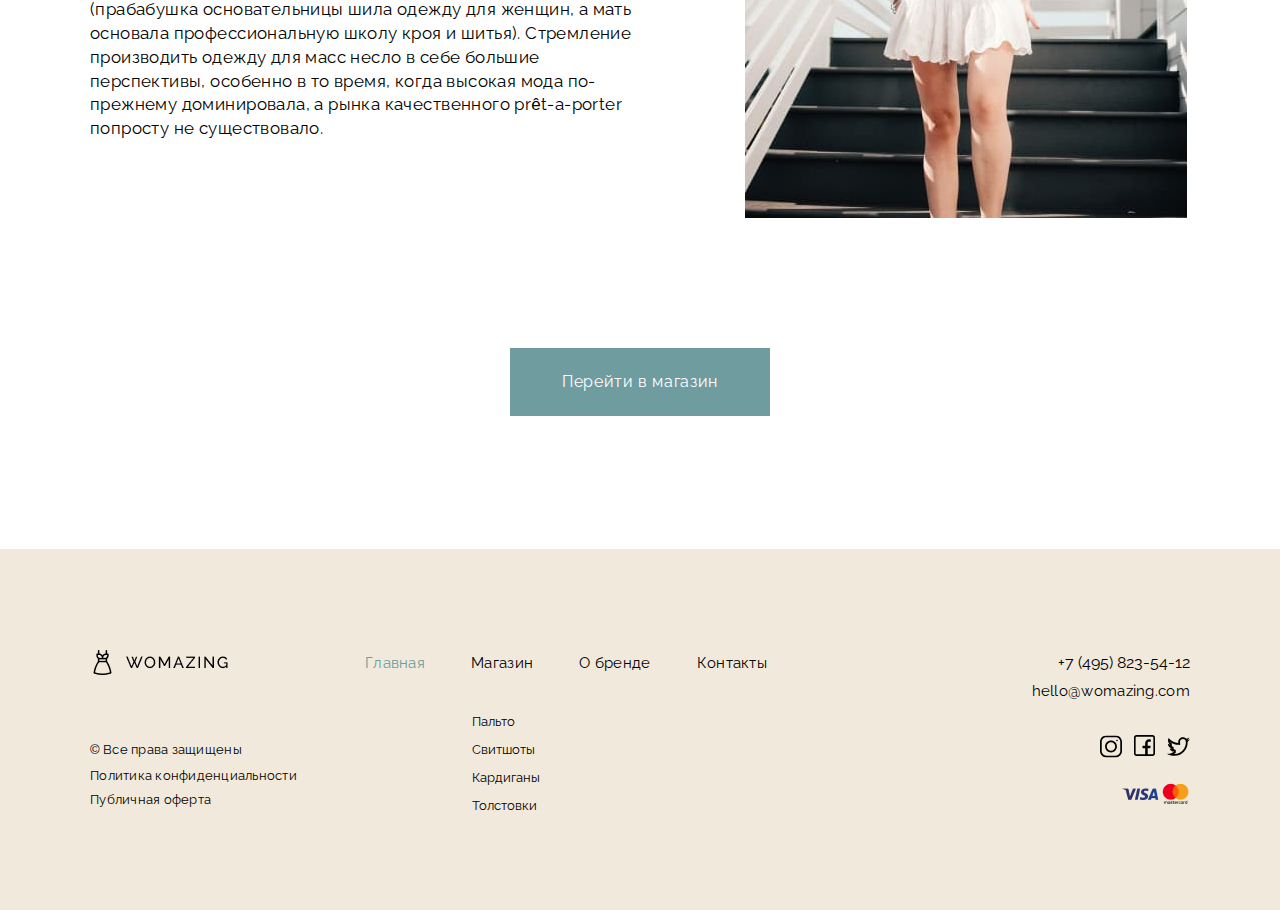
<file: brand.html>
<!DOCTYPE html>
<html lang="en">
  <head>
    <meta charset="UTF-8" />
    <meta http-equiv="X-UA-Compatible" content="IE=edge" />
    <meta name="viewport" content="width=device-width, initial-scale=1.0" />
    <link rel="stylesheet" href="css/brand.min.css" />
    <link
      rel="preload"
      href="font/Raleway-Regular.woff2"
      as="font"
      crossorigin="anonymous"
    />
    <title>Brand</title>
  </head>
  <body class="page">
    <header class="header page__container">
      <img
        src="img/logo.png"
        alt="Логотип женского магазина одежды"
        width="139px"
        height="25px"
      />
      <nav class="nav">
        <button class="button-burger">
        <svg class="menu-burger"  style="fill-rule:evenodd;clip-rule:evenodd;stroke-linejoin:round;stroke-miterlimit:2;" version="1.1" viewBox="0 0 24 24" width="27px" xml:space="preserve" xmlns="http://www.w3.org/2000/svg" xmlns:serif="http://www.serif.com/" xmlns:xlink="http://www.w3.org/1999/xlink"><g id="Icon"><path d="M4,6.75l16,0c0.414,0 0.75,-0.336 0.75,-0.75c0,-0.414 -0.336,-0.75 -0.75,-0.75l-16,0c-0.414,0 -0.75,0.336 -0.75,0.75c0,0.414 0.336,0.75 0.75,0.75Z"/><path d="M4,12.75l16,0c0.414,0 0.75,-0.336 0.75,-0.75c0,-0.414 -0.336,-0.75 -0.75,-0.75l-16,0c-0.414,0 -0.75,0.336 -0.75,0.75c0,0.414 0.336,0.75 0.75,0.75Z"/><path d="M4,18.75l16,0c0.414,0 0.75,-0.336 0.75,-0.75c0,-0.414 -0.336,-0.75 -0.75,-0.75l-16,0c-0.414,0 -0.75,0.336 -0.75,0.75c0,0.414 0.336,0.75 0.75,0.75Z"/></g></svg>
        </button>
        <ul class="site-list">
          <li class="site-list__item">
            <a class="site-list__link site-list__link--active" href="index.html"
              >Главная</a
            >
          </li>
          <li class="site-list__item">
            <a class="site-list__link" href="shop.html">Магазин</a>
          </li>
          <li class="site-list__item">
            <a class="site-list__link" href="brand.html">О бренде</a>
          </li>
          <li class="site-list__item">
            <a class="site-list__link" href="contacts.html">Контакты</a>
          </li>
        </ul>
        <ul class="elem-list">
          <li class="elem-list__item phone">
            <svg class="phone__img" width="27" height="27" viewBox="0 0 27 27" fill="none" xmlns="http://www.w3.org/2000/svg">
              <g clip-path="url(#clip0_21206_425)">
              <path d="M8.25241 7.81643C6.75058 9.31823 6.75058 11.7618 8.25238 13.2636L9.05007 12.4659C7.98816 11.404 7.98814 9.67613 9.0501 8.61417C10.112 7.55224 11.8399 7.55224 12.9018 8.61414L13.6995 7.81646C12.1978 6.31463 9.75418 6.31466 8.25241 7.81643Z" fill="#6E9C9F"/>
              <path d="M9.84127 9.39119C9.2091 10.0234 9.20907 11.052 9.84124 11.6842L10.639 10.8865C10.5458 10.7934 10.4945 10.6695 10.4945 10.5377C10.4945 10.406 10.5458 10.2821 10.639 10.1889C10.7322 10.0958 10.856 10.0444 10.9878 10.0444C11.1195 10.0444 11.2434 10.0958 11.3366 10.1889L12.1343 9.39122C11.5021 8.75902 10.4734 8.75902 9.84127 9.39119Z" fill="#6E9C9F"/>
              <path d="M19.7483 7.43513L17.8551 5.54848L13.9234 9.47367L15.4476 11.0478C15.1921 11.5013 14.6379 12.3699 13.6933 13.3145C12.7487 14.2592 11.8737 14.8197 11.4159 15.0792L9.87261 13.5556L6.00226 17.4029L7.8851 19.2983C8.60485 20.0181 9.69998 20.2046 10.6102 19.7625C11.9992 19.0879 14.0955 17.8431 16.1943 15.7443C18.2931 13.6455 19.5379 11.5492 20.2125 10.1602C20.3723 9.83109 20.45 9.47787 20.45 9.12692C20.45 8.5072 20.2078 7.89464 19.7483 7.43513ZM19.1977 9.66732C18.5609 10.9785 17.3845 12.9587 15.3966 14.9466C13.4087 16.9345 11.4285 18.1109 10.1174 18.7477C9.63935 18.9799 9.06287 18.8806 8.6842 18.5019L7.59746 17.4079L9.87543 15.1436L11.1901 16.4415L11.5419 16.2849C11.5991 16.2595 12.9595 15.6438 14.4912 14.1121C16.0239 12.5795 16.6267 11.2305 16.6515 11.1739L16.8041 10.8268L15.5068 9.48705L17.8559 7.14178L18.9512 8.23327C19.3307 8.6133 19.4298 9.18952 19.1977 9.66732Z" fill="#6E9C9F"/>
              </g>
              <defs>
              <clipPath id="clip0_21206_425">
              <rect width="17" height="17" fill="white" transform="translate(6 3)"/>
              </clipPath>
              </defs>
              </svg>
            <span class="phone__text">+7 (495) 823-54-12</span>
          </li>
          <li class="elem-list__item basket">
            <a href="cart.html"
              >
              <svg class="basket__item" width="24" height="24" viewBox="0 0 24 24" fill="none" xmlns="http://www.w3.org/2000/svg">
                <path d="M23.8454 8.2243C23.7281 8.10906 23.5642 8.05442 23.4012 8.07624H17.0343V5.26295C17.0343 2.4826 14.7804 0.228699 12.0001 0.228699C9.21971 0.228699 6.96582 2.4826 6.96582 5.26295V8.07624H0.598861C0.421164 8.07624 0.243523 8.07624 0.154646 8.2243C0.0352739 8.33902 -0.0201042 8.5051 0.00659291 8.66851L2.22761 20.81C2.53789 22.5037 4.00034 23.7431 5.72199 23.7713H18.278C20.0046 23.7289 21.464 22.4797 21.7724 20.7804L23.9934 8.66851C24.0201 8.5051 23.9648 8.33902 23.8454 8.2243ZM8.1503 5.26295C8.1503 3.13682 9.87388 1.41324 12 1.41324C14.1261 1.41324 15.8497 3.13682 15.8497 5.26295V8.07624H8.1503V5.26295ZM20.5879 20.6323C20.3884 21.7547 19.4179 22.5759 18.278 22.5868H5.72199C4.58212 22.5759 3.61161 21.7547 3.41215 20.6323L1.30959 9.26078H22.6904L20.5879 20.6323Z" fill="black"/>
                <path d="M16.4421 15.0354C16.7692 15.0354 17.0343 14.7702 17.0343 14.4431V12.6663C17.0343 12.3392 16.7692 12.074 16.4421 12.074C16.1149 12.074 15.8498 12.3392 15.8498 12.6663V14.4431C15.8497 14.7702 16.1149 15.0354 16.4421 15.0354Z" fill="black"/>
                <path d="M7.55803 15.0354C7.88514 15.0354 8.1503 14.7702 8.1503 14.4431V12.6663C8.1503 12.3392 7.88514 12.074 7.55803 12.074C7.23092 12.074 6.96576 12.3392 6.96576 12.6663V14.4431C6.96576 14.7702 7.23092 15.0354 7.55803 15.0354Z" fill="black"/>
                </svg>
            </a>
          </li>
        </ul>
      </nav>
    </header>

    <main class="page__container brand">
      <h1 class="brand__title">О бренде</h1>
      <ul class="brand__breadcrumb breadcrumb">
        <li class="breadcrumb__item">
          <a class="breadcrumb__link" href="index.html">Главная</a>
        </li>
        <li class="breadcrumb__item separator"></li>
        <li class="breadcrumb__item">
          <a class="breadcrumb__link breadcrumb__link--active" href=""
            >О бренде</a
          >
        </li>
      </ul>

      <article class="brand__item-top item-brand">
        <img
          class="item-brand__img"
          src="img/brand-image-top.jpg"
          alt="Девушка на камне"
        />
        <div class="item-brand__text-box">
          <h3 class="item-brand__title">Идея и женщина</h3>
          <p class="item-brand__text text-first">
            Womazing была основана в 2010-ом и стала одной из самых успешных
            компаний нашей страны. Как и многие итальянские фирмы, Womazing
            остаётся семейной компанией, хотя ни один из членов семьи не
            является модельером.
          </p>
          <p class="item-brand__text text-two">
            Мы действуем по успешной формуле, прибегая к услугам известных
            модельеров для создания своих коллекций. Этот метод был описан
            критиком моды Колином Макдауэллом как форма дизайнерского
            со-творчества, характерная для ряда итальянских prêt-a-porter
            компаний.
          </p>
        </div>
      </article>
      <article class="brand__item-bottom item-brand">
        <div class="item-brand__text-box">
          <h3 class="item-brand__title">Магия в деталях</h3>
          <p class="item-brand__text text-first">
            Первый магазин Womazing был открыт в маленьком городке на севере
            страны в 2010-ом году. Первая коллекция состояла из двух пальто и
            костюма, которые были копиями парижских моделей.
          </p>
          <p class="item-brand__text text-two">
            Несмотря на то, что по образованию основательница была адвокатом, ее
            семья всегда была тесно связана с шитьём (прабабушка основательницы
            шила одежду для женщин, а мать основала профессиональную школу кроя
            и шитья). Стремление производить одежду для масс несло в себе
            большие перспективы, особенно в то время, когда высокая мода
            по-прежнему доминировала, а рынка качественного prêt-a-porter
            попросту не существовало.
          </p>
        </div>
        <img
          class="item-brand__img img-bottom"
          src="img/brand-image-bottom.jpg"
          alt="Девушка на камне"
        />
      </article>
      <a class="brand__button-shop button-shop--active" href="shop.html"
        >Перейти в магазин</a
      >
    </main>

    <footer class="footer">
      <div class="footer__navigation page__container">
        <img
          class="footer__logo"
          src="img/logo.png"
          alt="Логотип женского магазина одежды"
          width="139px"
          height="25px"
        />
        <nav class="nav footer__nav">
          <button class="button-burger">
            <svg class="menu-burger"  style="fill-rule:evenodd;clip-rule:evenodd;stroke-linejoin:round;stroke-miterlimit:2;" version="1.1" viewBox="0 0 24 24" width="27px" xml:space="preserve" xmlns="http://www.w3.org/2000/svg" xmlns:serif="http://www.serif.com/" xmlns:xlink="http://www.w3.org/1999/xlink"><g id="Icon"><path d="M4,6.75l16,0c0.414,0 0.75,-0.336 0.75,-0.75c0,-0.414 -0.336,-0.75 -0.75,-0.75l-16,0c-0.414,0 -0.75,0.336 -0.75,0.75c0,0.414 0.336,0.75 0.75,0.75Z"/><path d="M4,12.75l16,0c0.414,0 0.75,-0.336 0.75,-0.75c0,-0.414 -0.336,-0.75 -0.75,-0.75l-16,0c-0.414,0 -0.75,0.336 -0.75,0.75c0,0.414 0.336,0.75 0.75,0.75Z"/><path d="M4,18.75l16,0c0.414,0 0.75,-0.336 0.75,-0.75c0,-0.414 -0.336,-0.75 -0.75,-0.75l-16,0c-0.414,0 -0.75,0.336 -0.75,0.75c0,0.414 0.336,0.75 0.75,0.75Z"/></g></svg>
          </button>
          <ul class="site-list">
            <li class="site-list__item">
              <a
                class="site-list__link site-list__link--active"
                href="index.html"
                >Главная</a
              >
            </li>
            <li class="site-list__item">
              <a class="site-list__link" href="shop.html">Магазин</a>
            </li>
            <li class="site-list__item">
              <a class="site-list__link" href="brand.html">О бренде</a>
            </li>
            <li class="site-list__item">
              <a class="site-list__link" href="contact.html">Контакты</a>
            </li>
          </ul>
          <ul class="elem-contacts">
            <li class="elem-contacts__item">
              <span class="phone-number__text">+7 (495) 823-54-12</span>
            </li>
            <li class="elem-contacts__item footer__email">
              hello@womazing.com
            </li>
          </ul>
        </nav>
      </div>
      <div class="footer__others page__container">
        <ul class="copyright">
          <li class="copyright__item copyright__link">
            &copy; Все права защищены
          </li>
          <li class="copyright__item">
            <a class="copyright__link" href="">Политика конфиденциальности</a>
          </li>
          <li class="copyright__item">
            <a class="copyright__link" href="">Публичная оферта</a>
          </li>
        </ul>
        <nav class="nav other">
          <ul class="other-list">
            <li class="other-list__item">
              <a class="other-list__link" href="#">Пальто</a>
            </li>
            <li class="other-list__item">
              <a class="other-list__link" href="#">Свитшоты</a>
            </li>
            <li class="other-list__item">
              <a class="other-list__link" href="#">Кардиганы</a>
            </li>
            <li class="other-list__item">
              <a class="other-list__link" href="#">Толстовки</a>
            </li>
          </ul>
          <ul class="footer-icon">
            <li class="footer-icon__item">
              <a class="footer-icon__link" href="#"
                >
                <svg class="footer-icon__link" width="22" height="23" viewBox="0 0 22 23" fill="none" xmlns="http://www.w3.org/2000/svg">
                  <g clip-path="url(#clip0_4_278)">
                  <path d="M15.6094 0.5H6.39066C2.86683 0.5 0 3.36683 0 6.89066V16.1093C0 19.6332 2.86683 22.5 6.39066 22.5H15.6093C19.1332 22.5 22 19.6332 22 16.1094V6.89066C22 3.36683 19.1332 0.5 15.6094 0.5ZM20.2812 16.1093C20.2812 18.6854 18.1854 20.7812 15.6094 20.7812H6.39066C3.81455 20.7812 1.71875 18.6854 1.71875 16.1094V6.89066C1.71875 4.31455 3.81455 2.21875 6.39066 2.21875H15.6093C18.1854 2.21875 20.2812 4.31455 20.2812 6.89066V16.1093Z" fill="black"/>
                  <path d="M11 5.57031C7.73034 5.57031 5.07031 8.23034 5.07031 11.5C5.07031 14.7697 7.73034 17.4297 11 17.4297C14.2697 17.4297 16.9297 14.7697 16.9297 11.5C16.9297 8.23034 14.2697 5.57031 11 5.57031ZM11 15.7109C8.6781 15.7109 6.78906 13.8219 6.78906 11.5C6.78906 9.1781 8.6781 7.28906 11 7.28906C13.3219 7.28906 15.2109 9.1781 15.2109 11.5C15.2109 13.8219 13.3219 15.7109 11 15.7109Z" fill="black"/>
                  <path d="M17.0156 6.34375C17.4902 6.34375 17.875 5.95899 17.875 5.48438C17.875 5.00976 17.4902 4.625 17.0156 4.625C16.541 4.625 16.1562 5.00976 16.1562 5.48438C16.1562 5.95899 16.541 6.34375 17.0156 6.34375Z" fill="black"/>
                  </g>
                  <defs>
                  <clipPath id="clip0_4_278">
                  <rect width="22" height="22" fill="white" transform="translate(0 0.5)"/>
                  </clipPath>
                  </defs>
                  </svg>
              </a>
            </li>
            <li class="footer-icon__item">
              <a class="footer-icon__link" href="#"
                >
                <svg class="footer-icon__link--facebook" width="21" height="21" viewBox="0 0 21 21" fill="none" xmlns="http://www.w3.org/2000/svg">
                  <g clip-path="url(#clip0_4_303)">
                  <path d="M18.5391 0H2.46094C1.1039 0 0 1.1039 0 2.46094V18.5391C0 19.8961 1.1039 21 2.46094 21H18.5391C19.8961 21 21 19.8961 21 18.5391V2.46094C21 1.1039 19.8961 0 18.5391 0ZM19.3594 18.5391C19.3594 18.9914 18.9914 19.3594 18.5391 19.3594H13.6992V13.3711H16.3253L16.6314 10.8281H13.6992V8.08008C13.6992 7.37865 14.2283 6.84961 14.9297 6.84961H16.7754V4.4707C16.2896 4.40213 15.3525 4.30664 14.9297 4.30664C13.973 4.30664 13.0141 4.71023 12.2989 5.41374C11.5621 6.13857 11.1562 7.08801 11.1562 8.08729V10.8281H8.49023V13.3711H11.1562V19.3594H2.46094C2.00864 19.3594 1.64062 18.9914 1.64062 18.5391V2.46094C1.64062 2.00864 2.00864 1.64062 2.46094 1.64062H18.5391C18.9914 1.64062 19.3594 2.00864 19.3594 2.46094V18.5391Z" fill="black"/>
                  </g>
                  <defs>
                  <clipPath id="clip0_4_303">
                  <rect width="21" height="21" fill="white"/>
                  </clipPath>
                  </defs>
                  </svg>
              </a>
            </li>
            <li class="footer-icon__item">
              <a class="footer-icon__link" href="#"
                >
                <svg class="footer-icon__link--twitter" width="23" height="23" viewBox="0 0 23 23" fill="none" xmlns="http://www.w3.org/2000/svg">
                  <path d="M20.2712 5.16525L20.2598 5.12109C21.2343 4.53688 22.0211 3.5738 22.3711 2.4707C21.4584 3.01367 20.3904 3.42561 19.3164 3.63867C18.4552 2.7211 17.3061 2.15625 15.9473 2.15625C13.3429 2.15625 11.1855 4.26475 11.1855 6.87305C11.1855 7.24419 11.238 7.60752 11.3203 7.95117V7.99609C7.43875 7.77436 3.92429 5.80031 1.61719 2.96484C1.21231 3.66248 0.988281 4.65939 0.988281 5.52539C0.988281 6.87305 1.78852 8.67805 3.05469 9.52344V9.61328C2.29865 9.58278 1.52429 9.06195 0.898438 8.71484C0.898438 8.73546 0.92584 8.76026 0.92584 8.78088C0.92584 11.0696 2.6034 13.0436 4.76172 13.4766C4.38559 13.5761 3.85582 13.6562 3.45898 13.6562C3.15361 13.6562 2.84877 13.5765 2.56055 13.5215C3.16102 15.3978 4.89648 16.6211 6.96289 16.6211V16.666C5.35446 17.913 3.31577 18.7773 1.12305 18.7773C0.742154 18.7773 0.269531 18.7324 0 18.6875C2.08622 20.0277 4.56631 20.8438 7.23242 20.8438C15.9102 20.8438 20.6641 13.7012 20.6641 7.45703V6.82812C21.5871 6.16144 22.3686 5.26098 23 4.3125C23 4.3125 21.3439 5.09724 20.2712 5.16525ZM18.8672 7.45703C18.8672 8.80523 18.6031 10.221 18.1035 11.5512C17.5785 12.9492 16.8227 14.2107 15.8574 15.3005C14.3434 17.0096 11.6181 19.0469 7.23242 19.0469C7.10354 19.0469 6.97488 19.0446 6.84623 19.0402C7.26966 18.7945 7.67661 18.5211 8.06384 18.2209L8.75977 17.6814V16.8008V16.6211V14.8242L8.0195 14.816C7.21005 14.807 6.55859 14.1483 6.55859 13.3388V11.8696L5.58689 11.6502C5.1569 11.5531 4.85156 11.1711 4.85156 10.7303V9.61328V9.47852L4.8291 8.5626L4.02999 8.02907C3.6849 7.73874 3.37215 7.32406 3.14934 6.87529C5.50724 8.59481 8.30758 9.62379 11.2178 9.79005L13.1172 9.89854V7.99609V7.95117V7.73892L13.0677 7.5325C13.0111 7.29626 12.9824 7.07439 12.9824 6.87305C12.9824 6.09931 13.2911 5.3687 13.8517 4.81576C14.4156 4.25949 15.1598 3.95312 15.9473 3.95312C16.7434 3.95312 17.4362 4.26106 18.0063 4.86841L18.4647 5.35684L18.5202 5.57112L18.5316 5.61528L18.8672 6.91262V7.45703Z" fill="black"/>
                  </svg>
              </a>
            </li>
            <li class="footer-icon__item footer-icon__item--visa"></li>
          </ul>
        </nav>
      </div>
    </footer>
  </body>
</html>
</file>
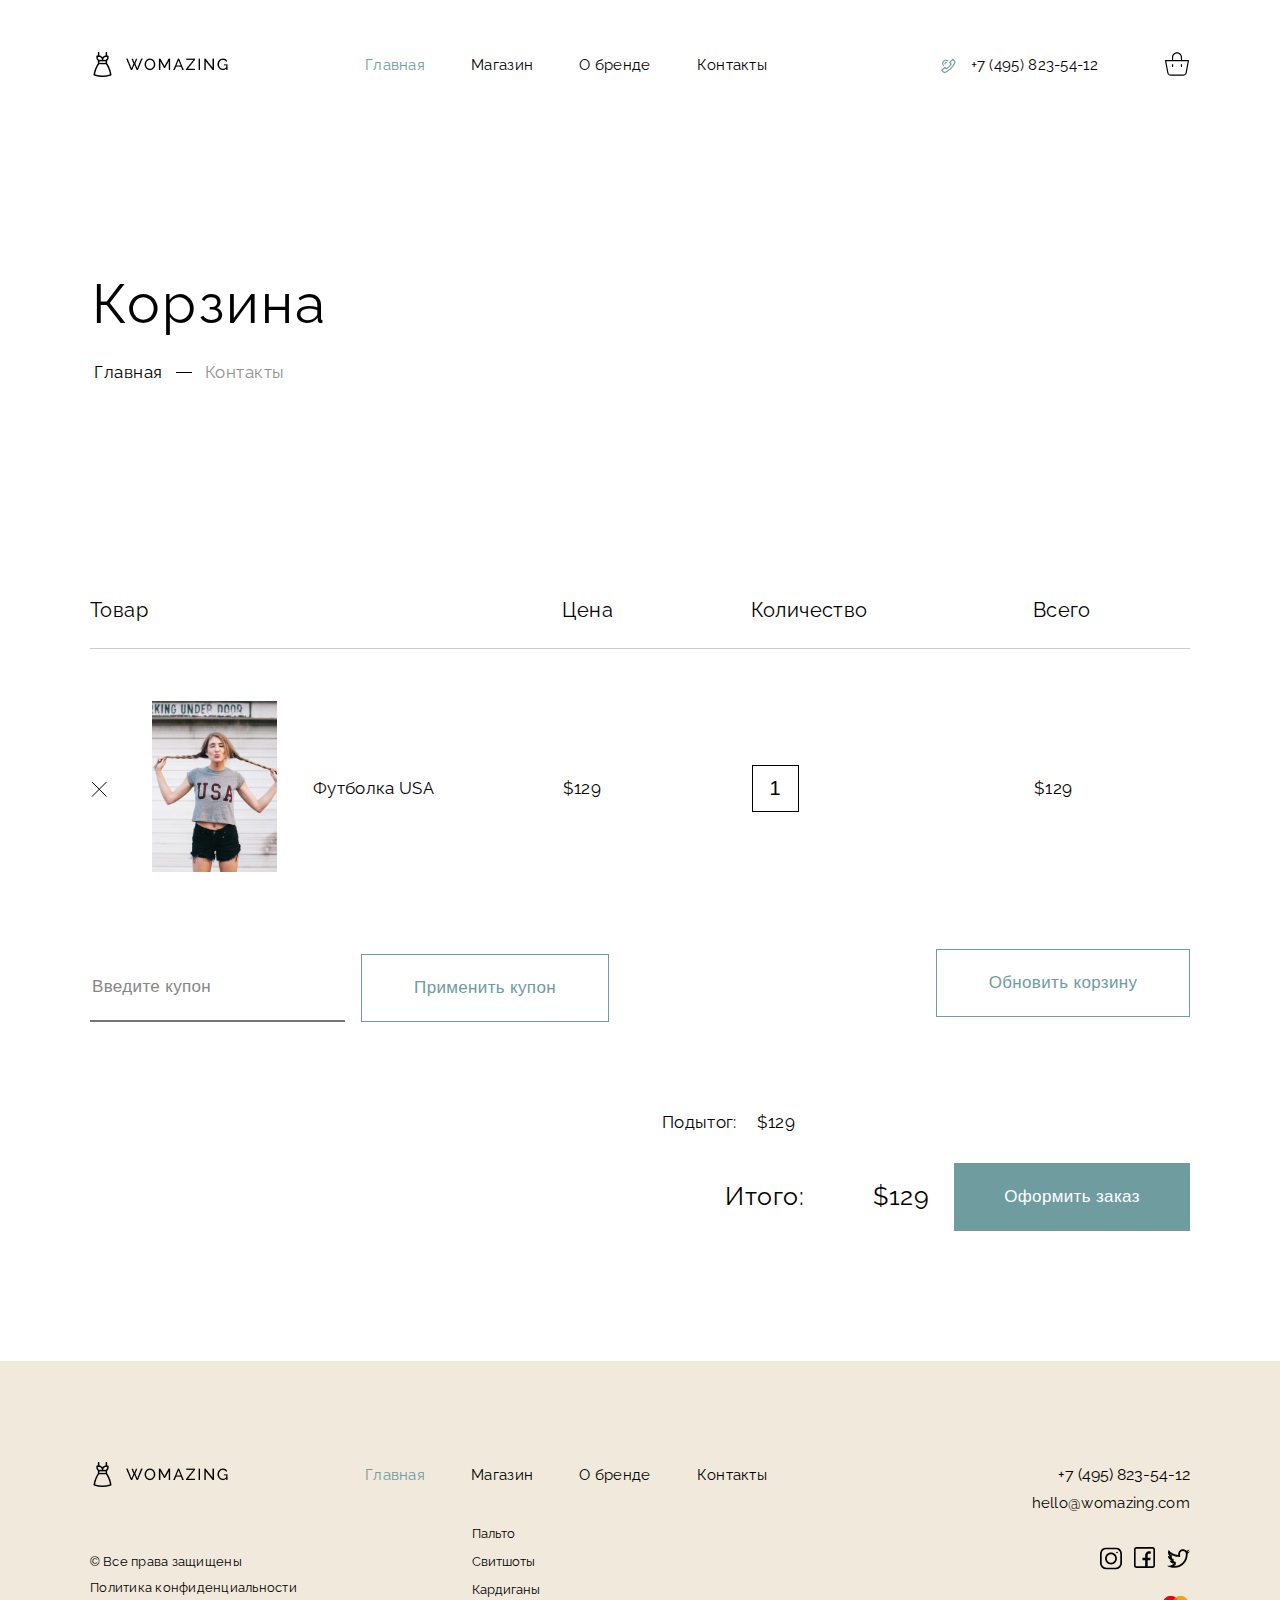
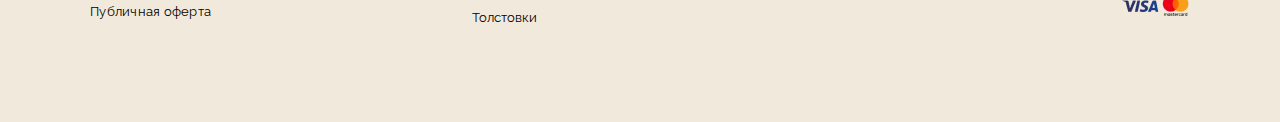
<file: cart.html>
<!DOCTYPE html>
<html lang="en">
  <head>
    <meta charset="UTF-8" />
    <meta http-equiv="X-UA-Compatible" content="IE=edge" />
    <meta name="viewport" content="width=device-width, initial-scale=1.0" />
    <link rel="stylesheet" href="css/cart.min.css" />
    <link
      rel="preload"
      href="font/Raleway-Regular.woff2"
      as="font"
      crossorigin="anonymous"
    />
    <title>Cart</title>
  </head>
  <body class="page">
    <header class="header page__container">
      <img
        src="img/logo.png"
        alt="Логотип женского магазина одежды"
        width="139px"
        height="25px"
      />
      <nav class="nav">
        <button class="button-burger">
        <svg class="menu-burger"  style="fill-rule:evenodd;clip-rule:evenodd;stroke-linejoin:round;stroke-miterlimit:2;" version="1.1" viewBox="0 0 24 24" width="27px" xml:space="preserve" xmlns="http://www.w3.org/2000/svg" xmlns:serif="http://www.serif.com/" xmlns:xlink="http://www.w3.org/1999/xlink"><g id="Icon"><path d="M4,6.75l16,0c0.414,0 0.75,-0.336 0.75,-0.75c0,-0.414 -0.336,-0.75 -0.75,-0.75l-16,0c-0.414,0 -0.75,0.336 -0.75,0.75c0,0.414 0.336,0.75 0.75,0.75Z"/><path d="M4,12.75l16,0c0.414,0 0.75,-0.336 0.75,-0.75c0,-0.414 -0.336,-0.75 -0.75,-0.75l-16,0c-0.414,0 -0.75,0.336 -0.75,0.75c0,0.414 0.336,0.75 0.75,0.75Z"/><path d="M4,18.75l16,0c0.414,0 0.75,-0.336 0.75,-0.75c0,-0.414 -0.336,-0.75 -0.75,-0.75l-16,0c-0.414,0 -0.75,0.336 -0.75,0.75c0,0.414 0.336,0.75 0.75,0.75Z"/></g></svg>
        </button>
        <ul class="site-list">
          <li class="site-list__item">
            <a class="site-list__link site-list__link--active" href="index.html"
              >Главная</a
            >
          </li>
          <li class="site-list__item">
            <a class="site-list__link" href="shop.html">Магазин</a>
          </li>
          <li class="site-list__item">
            <a class="site-list__link" href="brand.html">О бренде</a>
          </li>
          <li class="site-list__item">
            <a class="site-list__link" href="contacts.html">Контакты</a>
          </li>
        </ul>
        <ul class="elem-list">
          <li class="elem-list__item phone">
            <svg class="phone__img" width="27" height="27" viewBox="0 0 27 27" fill="none" xmlns="http://www.w3.org/2000/svg">
              <g clip-path="url(#clip0_21206_425)">
              <path d="M8.25241 7.81643C6.75058 9.31823 6.75058 11.7618 8.25238 13.2636L9.05007 12.4659C7.98816 11.404 7.98814 9.67613 9.0501 8.61417C10.112 7.55224 11.8399 7.55224 12.9018 8.61414L13.6995 7.81646C12.1978 6.31463 9.75418 6.31466 8.25241 7.81643Z" fill="#6E9C9F"/>
              <path d="M9.84127 9.39119C9.2091 10.0234 9.20907 11.052 9.84124 11.6842L10.639 10.8865C10.5458 10.7934 10.4945 10.6695 10.4945 10.5377C10.4945 10.406 10.5458 10.2821 10.639 10.1889C10.7322 10.0958 10.856 10.0444 10.9878 10.0444C11.1195 10.0444 11.2434 10.0958 11.3366 10.1889L12.1343 9.39122C11.5021 8.75902 10.4734 8.75902 9.84127 9.39119Z" fill="#6E9C9F"/>
              <path d="M19.7483 7.43513L17.8551 5.54848L13.9234 9.47367L15.4476 11.0478C15.1921 11.5013 14.6379 12.3699 13.6933 13.3145C12.7487 14.2592 11.8737 14.8197 11.4159 15.0792L9.87261 13.5556L6.00226 17.4029L7.8851 19.2983C8.60485 20.0181 9.69998 20.2046 10.6102 19.7625C11.9992 19.0879 14.0955 17.8431 16.1943 15.7443C18.2931 13.6455 19.5379 11.5492 20.2125 10.1602C20.3723 9.83109 20.45 9.47787 20.45 9.12692C20.45 8.5072 20.2078 7.89464 19.7483 7.43513ZM19.1977 9.66732C18.5609 10.9785 17.3845 12.9587 15.3966 14.9466C13.4087 16.9345 11.4285 18.1109 10.1174 18.7477C9.63935 18.9799 9.06287 18.8806 8.6842 18.5019L7.59746 17.4079L9.87543 15.1436L11.1901 16.4415L11.5419 16.2849C11.5991 16.2595 12.9595 15.6438 14.4912 14.1121C16.0239 12.5795 16.6267 11.2305 16.6515 11.1739L16.8041 10.8268L15.5068 9.48705L17.8559 7.14178L18.9512 8.23327C19.3307 8.6133 19.4298 9.18952 19.1977 9.66732Z" fill="#6E9C9F"/>
              </g>
              <defs>
              <clipPath id="clip0_21206_425">
              <rect width="17" height="17" fill="white" transform="translate(6 3)"/>
              </clipPath>
              </defs>
              </svg>
            <span class="phone__text">+7 (495) 823-54-12</span>
          </li>
          <li class="elem-list__item basket">
            <a href="cart.html"
              >
              <svg class="basket__item" width="24" height="24" viewBox="0 0 24 24" fill="none" xmlns="http://www.w3.org/2000/svg">
                <path d="M23.8454 8.2243C23.7281 8.10906 23.5642 8.05442 23.4012 8.07624H17.0343V5.26295C17.0343 2.4826 14.7804 0.228699 12.0001 0.228699C9.21971 0.228699 6.96582 2.4826 6.96582 5.26295V8.07624H0.598861C0.421164 8.07624 0.243523 8.07624 0.154646 8.2243C0.0352739 8.33902 -0.0201042 8.5051 0.00659291 8.66851L2.22761 20.81C2.53789 22.5037 4.00034 23.7431 5.72199 23.7713H18.278C20.0046 23.7289 21.464 22.4797 21.7724 20.7804L23.9934 8.66851C24.0201 8.5051 23.9648 8.33902 23.8454 8.2243ZM8.1503 5.26295C8.1503 3.13682 9.87388 1.41324 12 1.41324C14.1261 1.41324 15.8497 3.13682 15.8497 5.26295V8.07624H8.1503V5.26295ZM20.5879 20.6323C20.3884 21.7547 19.4179 22.5759 18.278 22.5868H5.72199C4.58212 22.5759 3.61161 21.7547 3.41215 20.6323L1.30959 9.26078H22.6904L20.5879 20.6323Z" fill="black"/>
                <path d="M16.4421 15.0354C16.7692 15.0354 17.0343 14.7702 17.0343 14.4431V12.6663C17.0343 12.3392 16.7692 12.074 16.4421 12.074C16.1149 12.074 15.8498 12.3392 15.8498 12.6663V14.4431C15.8497 14.7702 16.1149 15.0354 16.4421 15.0354Z" fill="black"/>
                <path d="M7.55803 15.0354C7.88514 15.0354 8.1503 14.7702 8.1503 14.4431V12.6663C8.1503 12.3392 7.88514 12.074 7.55803 12.074C7.23092 12.074 6.96576 12.3392 6.96576 12.6663V14.4431C6.96576 14.7702 7.23092 15.0354 7.55803 15.0354Z" fill="black"/>
                </svg>
            </a>
          </li>
        </ul>
      </nav>
    </header>

    <main class="page__container cart">
      <h1 class="cart__title">Корзина</h1>
      <ul class="cart__breadcrumb breadcrumb">
        <li class="breadcrumb__item">
          <a class="breadcrumb__link" href="index.html">Главная</a>
        </li>
        <li class="breadcrumb__item separator"></li>
        <li class="breadcrumb__item">
          <a class="breadcrumb__link breadcrumb__link--active" href=""
            >Контакты</a
          >
        </li>
      </ul>
      <table class="table">
        <tr>
          <th class="table__title table__title--product">Товар</th>
          <th class="table__title table__title--price">Цена</th>
          <th class="table__title table__title--amount">Количество</th>
          <th class="table__title table__title--total">Всего</th>
        </tr>
        <tr>
          <td class="table__item card-appearance">
            <div class="card-appearance__box">
              <svg class="card-appearance__remove" width="16" height="16" viewBox="0 0 16 16" fill="none" xmlns="http://www.w3.org/2000/svg">
                <path d="M1 1L15.5 15.5M15.5 1L1 15.5" stroke="black"/>
                </svg>
              <div class="card-appearance__img-box">
                <img
                  class="card-appearance__img"
                  src="img/collection-1.jpg"
                  alt=""
                />
              </div>
              <small class="card-appearance__title">Футболка USA</small>
            </div>
          </td>
          <td class="table__item card-price">$129</td>
          <td class="table__item">
            <input class="card-amount" type="text" value="1" />
          </td>
          <td class="table__item card-price">$129</td>
        </tr>
      </table>
      <div class="cart__addons-box">
        <div class="coupon">
          <input
            class="coupon__input"
            type="text"
            placeholder="Введите купон"
          />
          <button class="coupon__button coupon__button--small">
            Применить купон
          </button>
        </div>
        <button class="coupon__button coupon__button--big">
          Обновить корзину
        </button>
      </div>
      <p class="cart__subtotal">
        Подытог:<span class="cart__subtotal-price">$129</span>
      </p>
      <div class="cart__result result">
        <p class="result__sum">
          Итого:<span class="result__sum-span">$129</span>
        </p>
        <button class="result__button">Оформить заказ</button>
      </div>
    </main>

    <footer class="footer">
      <div class="footer__navigation page__container">
        <img
          class="footer__logo"
          src="img/logo.png"
          alt="Логотип женского магазина одежды"
          width="139px"
          height="25px"
        />
        <nav class="nav footer__nav">
          <button class="button-burger">
            <svg class="menu-burger"  style="fill-rule:evenodd;clip-rule:evenodd;stroke-linejoin:round;stroke-miterlimit:2;" version="1.1" viewBox="0 0 24 24" width="27px" xml:space="preserve" xmlns="http://www.w3.org/2000/svg" xmlns:serif="http://www.serif.com/" xmlns:xlink="http://www.w3.org/1999/xlink"><g id="Icon"><path d="M4,6.75l16,0c0.414,0 0.75,-0.336 0.75,-0.75c0,-0.414 -0.336,-0.75 -0.75,-0.75l-16,0c-0.414,0 -0.75,0.336 -0.75,0.75c0,0.414 0.336,0.75 0.75,0.75Z"/><path d="M4,12.75l16,0c0.414,0 0.75,-0.336 0.75,-0.75c0,-0.414 -0.336,-0.75 -0.75,-0.75l-16,0c-0.414,0 -0.75,0.336 -0.75,0.75c0,0.414 0.336,0.75 0.75,0.75Z"/><path d="M4,18.75l16,0c0.414,0 0.75,-0.336 0.75,-0.75c0,-0.414 -0.336,-0.75 -0.75,-0.75l-16,0c-0.414,0 -0.75,0.336 -0.75,0.75c0,0.414 0.336,0.75 0.75,0.75Z"/></g></svg>
          </button>
          <ul class="site-list">
            <li class="site-list__item">
              <a
                class="site-list__link site-list__link--active"
                href="index.html"
                >Главная</a
              >
            </li>
            <li class="site-list__item">
              <a class="site-list__link" href="shop.html">Магазин</a>
            </li>
            <li class="site-list__item">
              <a class="site-list__link" href="brand.html">О бренде</a>
            </li>
            <li class="site-list__item">
              <a class="site-list__link" href="contact.html">Контакты</a>
            </li>
          </ul>
          <ul class="elem-contacts">
            <li class="elem-contacts__item">
              <span class="phone-number__text">+7 (495) 823-54-12</span>
            </li>
            <li class="elem-contacts__item footer__email">
              hello@womazing.com
            </li>
          </ul>
        </nav>
      </div>
      <div class="footer__others page__container">
        <ul class="copyright">
          <li class="copyright__item copyright__link">
            &copy; Все права защищены
          </li>
          <li class="copyright__item">
            <a class="copyright__link" href="">Политика конфиденциальности</a>
          </li>
          <li class="copyright__item">
            <a class="copyright__link" href="">Публичная оферта</a>
          </li>
        </ul>
        <nav class="nav other">
          <ul class="other-list">
            <li class="other-list__item">
              <a class="other-list__link" href="#">Пальто</a>
            </li>
            <li class="other-list__item">
              <a class="other-list__link" href="#">Свитшоты</a>
            </li>
            <li class="other-list__item">
              <a class="other-list__link" href="#">Кардиганы</a>
            </li>
            <li class="other-list__item">
              <a class="other-list__link" href="#">Толстовки</a>
            </li>
          </ul>
          <ul class="footer-icon">
            <li class="footer-icon__item">
              <a class="footer-icon__link" href="#"
                >
                <svg class="footer-icon__link" width="22" height="23" viewBox="0 0 22 23" fill="none" xmlns="http://www.w3.org/2000/svg">
                  <g clip-path="url(#clip0_4_278)">
                  <path d="M15.6094 0.5H6.39066C2.86683 0.5 0 3.36683 0 6.89066V16.1093C0 19.6332 2.86683 22.5 6.39066 22.5H15.6093C19.1332 22.5 22 19.6332 22 16.1094V6.89066C22 3.36683 19.1332 0.5 15.6094 0.5ZM20.2812 16.1093C20.2812 18.6854 18.1854 20.7812 15.6094 20.7812H6.39066C3.81455 20.7812 1.71875 18.6854 1.71875 16.1094V6.89066C1.71875 4.31455 3.81455 2.21875 6.39066 2.21875H15.6093C18.1854 2.21875 20.2812 4.31455 20.2812 6.89066V16.1093Z" fill="black"/>
                  <path d="M11 5.57031C7.73034 5.57031 5.07031 8.23034 5.07031 11.5C5.07031 14.7697 7.73034 17.4297 11 17.4297C14.2697 17.4297 16.9297 14.7697 16.9297 11.5C16.9297 8.23034 14.2697 5.57031 11 5.57031ZM11 15.7109C8.6781 15.7109 6.78906 13.8219 6.78906 11.5C6.78906 9.1781 8.6781 7.28906 11 7.28906C13.3219 7.28906 15.2109 9.1781 15.2109 11.5C15.2109 13.8219 13.3219 15.7109 11 15.7109Z" fill="black"/>
                  <path d="M17.0156 6.34375C17.4902 6.34375 17.875 5.95899 17.875 5.48438C17.875 5.00976 17.4902 4.625 17.0156 4.625C16.541 4.625 16.1562 5.00976 16.1562 5.48438C16.1562 5.95899 16.541 6.34375 17.0156 6.34375Z" fill="black"/>
                  </g>
                  <defs>
                  <clipPath id="clip0_4_278">
                  <rect width="22" height="22" fill="white" transform="translate(0 0.5)"/>
                  </clipPath>
                  </defs>
                  </svg>
              </a>
            </li>
            <li class="footer-icon__item">
              <a class="footer-icon__link" href="#"
                >
                <svg class="footer-icon__link--facebook" width="21" height="21" viewBox="0 0 21 21" fill="none" xmlns="http://www.w3.org/2000/svg">
                  <g clip-path="url(#clip0_4_303)">
                  <path d="M18.5391 0H2.46094C1.1039 0 0 1.1039 0 2.46094V18.5391C0 19.8961 1.1039 21 2.46094 21H18.5391C19.8961 21 21 19.8961 21 18.5391V2.46094C21 1.1039 19.8961 0 18.5391 0ZM19.3594 18.5391C19.3594 18.9914 18.9914 19.3594 18.5391 19.3594H13.6992V13.3711H16.3253L16.6314 10.8281H13.6992V8.08008C13.6992 7.37865 14.2283 6.84961 14.9297 6.84961H16.7754V4.4707C16.2896 4.40213 15.3525 4.30664 14.9297 4.30664C13.973 4.30664 13.0141 4.71023 12.2989 5.41374C11.5621 6.13857 11.1562 7.08801 11.1562 8.08729V10.8281H8.49023V13.3711H11.1562V19.3594H2.46094C2.00864 19.3594 1.64062 18.9914 1.64062 18.5391V2.46094C1.64062 2.00864 2.00864 1.64062 2.46094 1.64062H18.5391C18.9914 1.64062 19.3594 2.00864 19.3594 2.46094V18.5391Z" fill="black"/>
                  </g>
                  <defs>
                  <clipPath id="clip0_4_303">
                  <rect width="21" height="21" fill="white"/>
                  </clipPath>
                  </defs>
                  </svg>
              </a>
            </li>
            <li class="footer-icon__item">
              <a class="footer-icon__link" href="#"
                >
                <svg class="footer-icon__link--twitter" width="23" height="23" viewBox="0 0 23 23" fill="none" xmlns="http://www.w3.org/2000/svg">
                  <path d="M20.2712 5.16525L20.2598 5.12109C21.2343 4.53688 22.0211 3.5738 22.3711 2.4707C21.4584 3.01367 20.3904 3.42561 19.3164 3.63867C18.4552 2.7211 17.3061 2.15625 15.9473 2.15625C13.3429 2.15625 11.1855 4.26475 11.1855 6.87305C11.1855 7.24419 11.238 7.60752 11.3203 7.95117V7.99609C7.43875 7.77436 3.92429 5.80031 1.61719 2.96484C1.21231 3.66248 0.988281 4.65939 0.988281 5.52539C0.988281 6.87305 1.78852 8.67805 3.05469 9.52344V9.61328C2.29865 9.58278 1.52429 9.06195 0.898438 8.71484C0.898438 8.73546 0.92584 8.76026 0.92584 8.78088C0.92584 11.0696 2.6034 13.0436 4.76172 13.4766C4.38559 13.5761 3.85582 13.6562 3.45898 13.6562C3.15361 13.6562 2.84877 13.5765 2.56055 13.5215C3.16102 15.3978 4.89648 16.6211 6.96289 16.6211V16.666C5.35446 17.913 3.31577 18.7773 1.12305 18.7773C0.742154 18.7773 0.269531 18.7324 0 18.6875C2.08622 20.0277 4.56631 20.8438 7.23242 20.8438C15.9102 20.8438 20.6641 13.7012 20.6641 7.45703V6.82812C21.5871 6.16144 22.3686 5.26098 23 4.3125C23 4.3125 21.3439 5.09724 20.2712 5.16525ZM18.8672 7.45703C18.8672 8.80523 18.6031 10.221 18.1035 11.5512C17.5785 12.9492 16.8227 14.2107 15.8574 15.3005C14.3434 17.0096 11.6181 19.0469 7.23242 19.0469C7.10354 19.0469 6.97488 19.0446 6.84623 19.0402C7.26966 18.7945 7.67661 18.5211 8.06384 18.2209L8.75977 17.6814V16.8008V16.6211V14.8242L8.0195 14.816C7.21005 14.807 6.55859 14.1483 6.55859 13.3388V11.8696L5.58689 11.6502C5.1569 11.5531 4.85156 11.1711 4.85156 10.7303V9.61328V9.47852L4.8291 8.5626L4.02999 8.02907C3.6849 7.73874 3.37215 7.32406 3.14934 6.87529C5.50724 8.59481 8.30758 9.62379 11.2178 9.79005L13.1172 9.89854V7.99609V7.95117V7.73892L13.0677 7.5325C13.0111 7.29626 12.9824 7.07439 12.9824 6.87305C12.9824 6.09931 13.2911 5.3687 13.8517 4.81576C14.4156 4.25949 15.1598 3.95312 15.9473 3.95312C16.7434 3.95312 17.4362 4.26106 18.0063 4.86841L18.4647 5.35684L18.5202 5.57112L18.5316 5.61528L18.8672 6.91262V7.45703Z" fill="black"/>
                  </svg>
              </a>
            </li>
            <li class="footer-icon__item footer-icon__item--visa"></li>
          </ul>
        </nav>
      </div>
    </footer>
  </body>
</html>
</file>
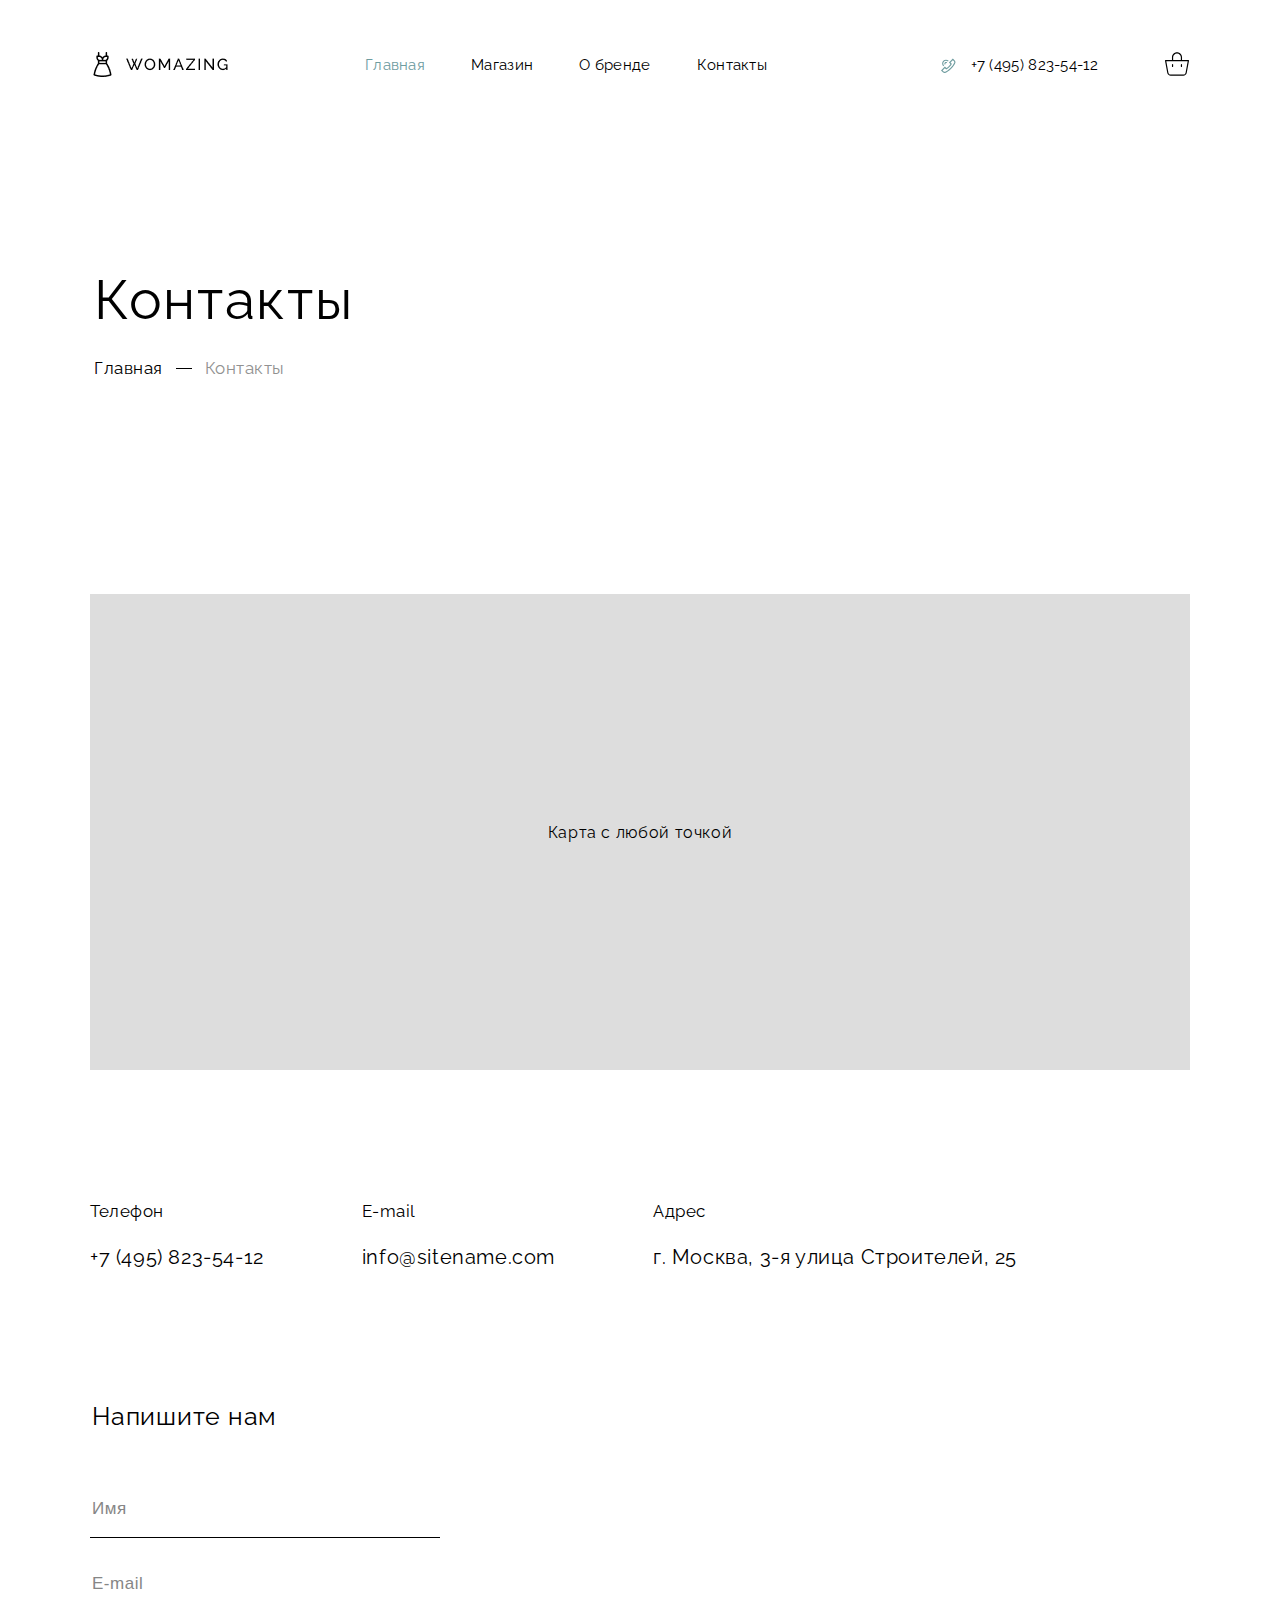
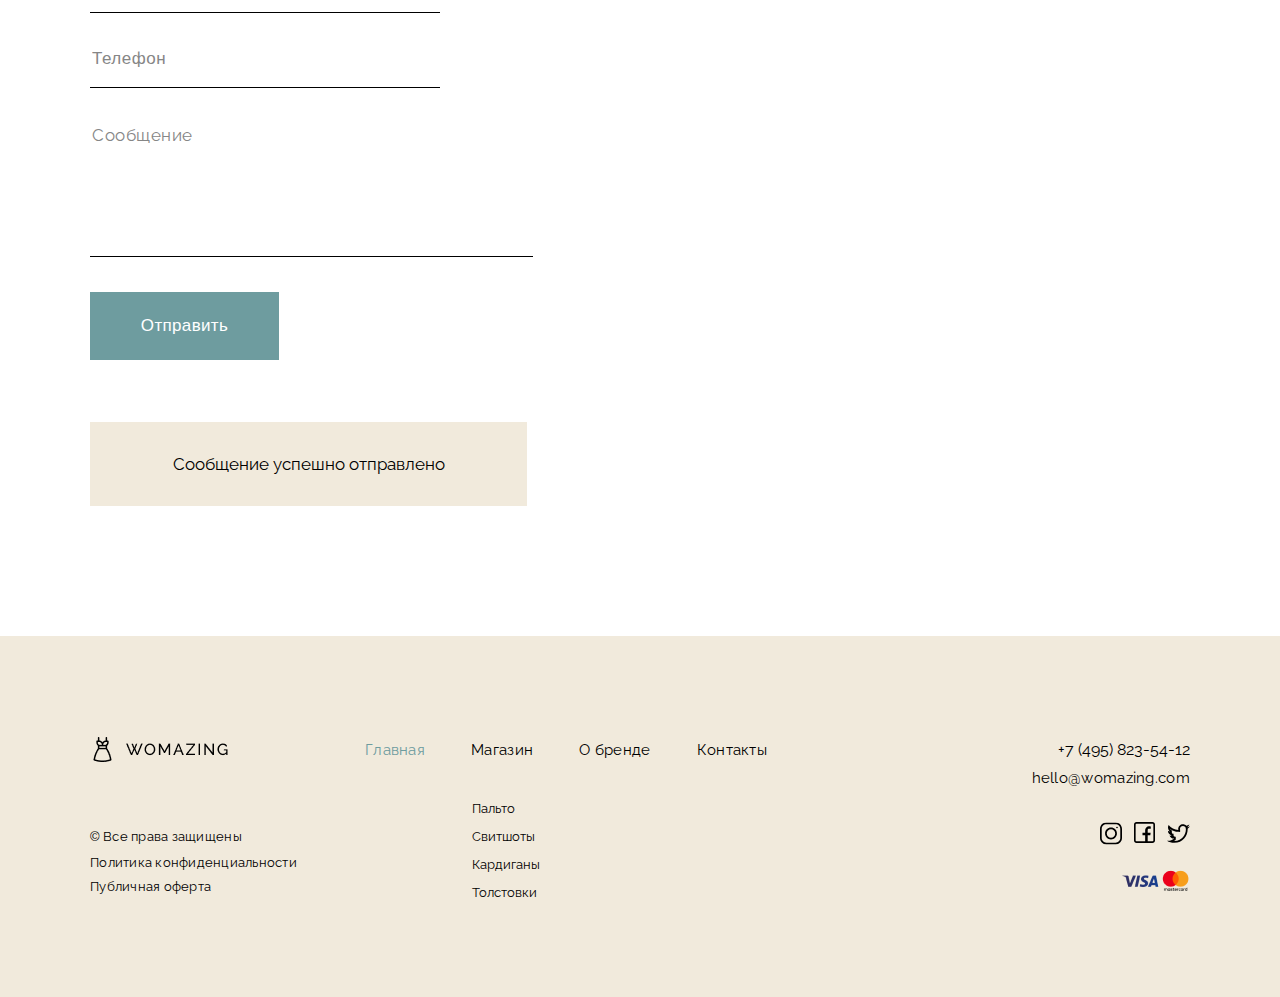
<file: contacts.html>
<!DOCTYPE html>
<html lang="en">
  <head>
    <meta charset="UTF-8" />
    <meta http-equiv="X-UA-Compatible" content="IE=edge" />
    <meta name="viewport" content="width=device-width, initial-scale=1.0" />
    <link rel="stylesheet" href="css/contacts.min.css" />
    <link
      rel="preload"
      href="font/Raleway-Regular.woff2"
      as="font"
      crossorigin="anonymous"
    />
    <title>Contacts</title>
  </head>
  <body class="page">
    <header class="header page__container">
      <img
        src="img/logo.png"
        alt="Логотип женского магазина одежды"
        width="139px"
        height="25px"
      />
      <nav class="nav">
        <button class="button-burger">
        <svg class="menu-burger"  style="fill-rule:evenodd;clip-rule:evenodd;stroke-linejoin:round;stroke-miterlimit:2;" version="1.1" viewBox="0 0 24 24" width="27px" xml:space="preserve" xmlns="http://www.w3.org/2000/svg" xmlns:serif="http://www.serif.com/" xmlns:xlink="http://www.w3.org/1999/xlink"><g id="Icon"><path d="M4,6.75l16,0c0.414,0 0.75,-0.336 0.75,-0.75c0,-0.414 -0.336,-0.75 -0.75,-0.75l-16,0c-0.414,0 -0.75,0.336 -0.75,0.75c0,0.414 0.336,0.75 0.75,0.75Z"/><path d="M4,12.75l16,0c0.414,0 0.75,-0.336 0.75,-0.75c0,-0.414 -0.336,-0.75 -0.75,-0.75l-16,0c-0.414,0 -0.75,0.336 -0.75,0.75c0,0.414 0.336,0.75 0.75,0.75Z"/><path d="M4,18.75l16,0c0.414,0 0.75,-0.336 0.75,-0.75c0,-0.414 -0.336,-0.75 -0.75,-0.75l-16,0c-0.414,0 -0.75,0.336 -0.75,0.75c0,0.414 0.336,0.75 0.75,0.75Z"/></g></svg>
        </button>
        <ul class="site-list">
          <li class="site-list__item">
            <a class="site-list__link site-list__link--active" href="index.html"
              >Главная</a
            >
          </li>
          <li class="site-list__item">
            <a class="site-list__link" href="shop.html">Магазин</a>
          </li>
          <li class="site-list__item">
            <a class="site-list__link" href="brand.html">О бренде</a>
          </li>
          <li class="site-list__item">
            <a class="site-list__link" href="contacts.html">Контакты</a>
          </li>
        </ul>
        <ul class="elem-list">
          <li class="elem-list__item phone">
            <svg class="phone__img" width="27" height="27" viewBox="0 0 27 27" fill="none" xmlns="http://www.w3.org/2000/svg">
              <g clip-path="url(#clip0_21206_425)">
              <path d="M8.25241 7.81643C6.75058 9.31823 6.75058 11.7618 8.25238 13.2636L9.05007 12.4659C7.98816 11.404 7.98814 9.67613 9.0501 8.61417C10.112 7.55224 11.8399 7.55224 12.9018 8.61414L13.6995 7.81646C12.1978 6.31463 9.75418 6.31466 8.25241 7.81643Z" fill="#6E9C9F"/>
              <path d="M9.84127 9.39119C9.2091 10.0234 9.20907 11.052 9.84124 11.6842L10.639 10.8865C10.5458 10.7934 10.4945 10.6695 10.4945 10.5377C10.4945 10.406 10.5458 10.2821 10.639 10.1889C10.7322 10.0958 10.856 10.0444 10.9878 10.0444C11.1195 10.0444 11.2434 10.0958 11.3366 10.1889L12.1343 9.39122C11.5021 8.75902 10.4734 8.75902 9.84127 9.39119Z" fill="#6E9C9F"/>
              <path d="M19.7483 7.43513L17.8551 5.54848L13.9234 9.47367L15.4476 11.0478C15.1921 11.5013 14.6379 12.3699 13.6933 13.3145C12.7487 14.2592 11.8737 14.8197 11.4159 15.0792L9.87261 13.5556L6.00226 17.4029L7.8851 19.2983C8.60485 20.0181 9.69998 20.2046 10.6102 19.7625C11.9992 19.0879 14.0955 17.8431 16.1943 15.7443C18.2931 13.6455 19.5379 11.5492 20.2125 10.1602C20.3723 9.83109 20.45 9.47787 20.45 9.12692C20.45 8.5072 20.2078 7.89464 19.7483 7.43513ZM19.1977 9.66732C18.5609 10.9785 17.3845 12.9587 15.3966 14.9466C13.4087 16.9345 11.4285 18.1109 10.1174 18.7477C9.63935 18.9799 9.06287 18.8806 8.6842 18.5019L7.59746 17.4079L9.87543 15.1436L11.1901 16.4415L11.5419 16.2849C11.5991 16.2595 12.9595 15.6438 14.4912 14.1121C16.0239 12.5795 16.6267 11.2305 16.6515 11.1739L16.8041 10.8268L15.5068 9.48705L17.8559 7.14178L18.9512 8.23327C19.3307 8.6133 19.4298 9.18952 19.1977 9.66732Z" fill="#6E9C9F"/>
              </g>
              <defs>
              <clipPath id="clip0_21206_425">
              <rect width="17" height="17" fill="white" transform="translate(6 3)"/>
              </clipPath>
              </defs>
              </svg>
            <span class="phone__text">+7 (495) 823-54-12</span>
          </li>
          <li class="elem-list__item basket">
            <a href="cart.html"
              >
              <svg class="basket__item" width="24" height="24" viewBox="0 0 24 24" fill="none" xmlns="http://www.w3.org/2000/svg">
                <path d="M23.8454 8.2243C23.7281 8.10906 23.5642 8.05442 23.4012 8.07624H17.0343V5.26295C17.0343 2.4826 14.7804 0.228699 12.0001 0.228699C9.21971 0.228699 6.96582 2.4826 6.96582 5.26295V8.07624H0.598861C0.421164 8.07624 0.243523 8.07624 0.154646 8.2243C0.0352739 8.33902 -0.0201042 8.5051 0.00659291 8.66851L2.22761 20.81C2.53789 22.5037 4.00034 23.7431 5.72199 23.7713H18.278C20.0046 23.7289 21.464 22.4797 21.7724 20.7804L23.9934 8.66851C24.0201 8.5051 23.9648 8.33902 23.8454 8.2243ZM8.1503 5.26295C8.1503 3.13682 9.87388 1.41324 12 1.41324C14.1261 1.41324 15.8497 3.13682 15.8497 5.26295V8.07624H8.1503V5.26295ZM20.5879 20.6323C20.3884 21.7547 19.4179 22.5759 18.278 22.5868H5.72199C4.58212 22.5759 3.61161 21.7547 3.41215 20.6323L1.30959 9.26078H22.6904L20.5879 20.6323Z" fill="black"/>
                <path d="M16.4421 15.0354C16.7692 15.0354 17.0343 14.7702 17.0343 14.4431V12.6663C17.0343 12.3392 16.7692 12.074 16.4421 12.074C16.1149 12.074 15.8498 12.3392 15.8498 12.6663V14.4431C15.8497 14.7702 16.1149 15.0354 16.4421 15.0354Z" fill="black"/>
                <path d="M7.55803 15.0354C7.88514 15.0354 8.1503 14.7702 8.1503 14.4431V12.6663C8.1503 12.3392 7.88514 12.074 7.55803 12.074C7.23092 12.074 6.96576 12.3392 6.96576 12.6663V14.4431C6.96576 14.7702 7.23092 15.0354 7.55803 15.0354Z" fill="black"/>
                </svg>
            </a>
          </li>
        </ul>
      </nav>
    </header>

    <main class="page__container contacts">
      <section class="contacts__info contacts-info">
        <h1 class="contacts-info__title">Контакты</h1>
        <ul class="contacts-info__breadcrumb breadcrumb">
          <li class="breadcrumb__item">
            <a class="breadcrumb__link" href="index.html">Главная</a>
          </li>
          <li class="breadcrumb__item separator"></li>
          <li class="breadcrumb__item">
            <a class="breadcrumb__link breadcrumb__link--active" href=""
              >Контакты</a
            >
          </li>
        </ul>
        <div class="contacts-info__map contacts-info__map--temp">
          Карта с любой точкой
        </div>
        <div class="contacts-info__address address">
          <div class="address__box">
            <p class="address__item">Телефон</p>
            <p class="address__item address__item--value">+7 (495) 823-54-12</p>
          </div>
          <div class="address__box">
            <p class="address__item">E-mail</p>
            <p class="address__item address__item--value">info@sitename.com</p>
          </div>
          <div class="address__box">
            <p class="address__item">Адрес</p>
            <p class="address__item address__item--value">
              г. Москва, 3-я улица Строителей, 25
            </p>
          </div>
        </div>
      </section>
      <section class="contacts__us relations-us">
        <form class="relations-us__form" action="">
          <fieldset class="relations-us__fields">
            <legend class="relations-us__title">Напишите нам</legend>
            <input
              class="relations-us__field field-input"
              type="text"
              placeholder="Имя"
            />
            <input
              class="relations-us__field field-input"
              type="email"
              placeholder="E-mail"
            />
            <input
              class="relations-us__field field-input"
              type="tel"
              placeholder="Телефон"
            />
            <textarea
              class="relations-us__field field-textarea"
              name=""
              placeholder="Сообщение"
            ></textarea>
            <button class="relations-us__button" type="submit">
              Отправить
            </button>
          </fieldset>
        </form>
        <p class="relations-us__message message-success">
          Сообщение успешно отправлено
        </p>
      </section>
    </main>

    <footer class="footer">
      <div class="footer__navigation page__container">
        <img
          class="footer__logo"
          src="img/logo.png"
          alt="Логотип женского магазина одежды"
          width="139px"
          height="25px"
        />
        <nav class="nav footer__nav">
          <button class="button-burger">
            <svg class="menu-burger"  style="fill-rule:evenodd;clip-rule:evenodd;stroke-linejoin:round;stroke-miterlimit:2;" version="1.1" viewBox="0 0 24 24" width="27px" xml:space="preserve" xmlns="http://www.w3.org/2000/svg" xmlns:serif="http://www.serif.com/" xmlns:xlink="http://www.w3.org/1999/xlink"><g id="Icon"><path d="M4,6.75l16,0c0.414,0 0.75,-0.336 0.75,-0.75c0,-0.414 -0.336,-0.75 -0.75,-0.75l-16,0c-0.414,0 -0.75,0.336 -0.75,0.75c0,0.414 0.336,0.75 0.75,0.75Z"/><path d="M4,12.75l16,0c0.414,0 0.75,-0.336 0.75,-0.75c0,-0.414 -0.336,-0.75 -0.75,-0.75l-16,0c-0.414,0 -0.75,0.336 -0.75,0.75c0,0.414 0.336,0.75 0.75,0.75Z"/><path d="M4,18.75l16,0c0.414,0 0.75,-0.336 0.75,-0.75c0,-0.414 -0.336,-0.75 -0.75,-0.75l-16,0c-0.414,0 -0.75,0.336 -0.75,0.75c0,0.414 0.336,0.75 0.75,0.75Z"/></g></svg>
          </button>
          <ul class="site-list">
            <li class="site-list__item">
              <a
                class="site-list__link site-list__link--active"
                href="index.html"
                >Главная</a
              >
            </li>
            <li class="site-list__item">
              <a class="site-list__link" href="shop.html">Магазин</a>
            </li>
            <li class="site-list__item">
              <a class="site-list__link" href="brand.html">О бренде</a>
            </li>
            <li class="site-list__item">
              <a class="site-list__link" href="contact.html">Контакты</a>
            </li>
          </ul>
          <ul class="elem-contacts">
            <li class="elem-contacts__item">
              <span class="phone-number__text">+7 (495) 823-54-12</span>
            </li>
            <li class="elem-contacts__item footer__email">
              hello@womazing.com
            </li>
          </ul>
        </nav>
      </div>
      <div class="footer__others page__container">
        <ul class="copyright">
          <li class="copyright__item copyright__link">
            &copy; Все права защищены
          </li>
          <li class="copyright__item">
            <a class="copyright__link" href="">Политика конфиденциальности</a>
          </li>
          <li class="copyright__item">
            <a class="copyright__link" href="">Публичная оферта</a>
          </li>
        </ul>
        <nav class="nav other">
          <ul class="other-list">
            <li class="other-list__item">
              <a class="other-list__link" href="#">Пальто</a>
            </li>
            <li class="other-list__item">
              <a class="other-list__link" href="#">Свитшоты</a>
            </li>
            <li class="other-list__item">
              <a class="other-list__link" href="#">Кардиганы</a>
            </li>
            <li class="other-list__item">
              <a class="other-list__link" href="#">Толстовки</a>
            </li>
          </ul>
          <ul class="footer-icon">
            <li class="footer-icon__item">
              <a class="footer-icon__link" href="#"
                >
                <svg class="footer-icon__link" width="22" height="23" viewBox="0 0 22 23" fill="none" xmlns="http://www.w3.org/2000/svg">
                  <g clip-path="url(#clip0_4_278)">
                  <path d="M15.6094 0.5H6.39066C2.86683 0.5 0 3.36683 0 6.89066V16.1093C0 19.6332 2.86683 22.5 6.39066 22.5H15.6093C19.1332 22.5 22 19.6332 22 16.1094V6.89066C22 3.36683 19.1332 0.5 15.6094 0.5ZM20.2812 16.1093C20.2812 18.6854 18.1854 20.7812 15.6094 20.7812H6.39066C3.81455 20.7812 1.71875 18.6854 1.71875 16.1094V6.89066C1.71875 4.31455 3.81455 2.21875 6.39066 2.21875H15.6093C18.1854 2.21875 20.2812 4.31455 20.2812 6.89066V16.1093Z" fill="black"/>
                  <path d="M11 5.57031C7.73034 5.57031 5.07031 8.23034 5.07031 11.5C5.07031 14.7697 7.73034 17.4297 11 17.4297C14.2697 17.4297 16.9297 14.7697 16.9297 11.5C16.9297 8.23034 14.2697 5.57031 11 5.57031ZM11 15.7109C8.6781 15.7109 6.78906 13.8219 6.78906 11.5C6.78906 9.1781 8.6781 7.28906 11 7.28906C13.3219 7.28906 15.2109 9.1781 15.2109 11.5C15.2109 13.8219 13.3219 15.7109 11 15.7109Z" fill="black"/>
                  <path d="M17.0156 6.34375C17.4902 6.34375 17.875 5.95899 17.875 5.48438C17.875 5.00976 17.4902 4.625 17.0156 4.625C16.541 4.625 16.1562 5.00976 16.1562 5.48438C16.1562 5.95899 16.541 6.34375 17.0156 6.34375Z" fill="black"/>
                  </g>
                  <defs>
                  <clipPath id="clip0_4_278">
                  <rect width="22" height="22" fill="white" transform="translate(0 0.5)"/>
                  </clipPath>
                  </defs>
                  </svg>
              </a>
            </li>
            <li class="footer-icon__item">
              <a class="footer-icon__link" href="#"
                >
                <svg class="footer-icon__link--facebook" width="21" height="21" viewBox="0 0 21 21" fill="none" xmlns="http://www.w3.org/2000/svg">
                  <g clip-path="url(#clip0_4_303)">
                  <path d="M18.5391 0H2.46094C1.1039 0 0 1.1039 0 2.46094V18.5391C0 19.8961 1.1039 21 2.46094 21H18.5391C19.8961 21 21 19.8961 21 18.5391V2.46094C21 1.1039 19.8961 0 18.5391 0ZM19.3594 18.5391C19.3594 18.9914 18.9914 19.3594 18.5391 19.3594H13.6992V13.3711H16.3253L16.6314 10.8281H13.6992V8.08008C13.6992 7.37865 14.2283 6.84961 14.9297 6.84961H16.7754V4.4707C16.2896 4.40213 15.3525 4.30664 14.9297 4.30664C13.973 4.30664 13.0141 4.71023 12.2989 5.41374C11.5621 6.13857 11.1562 7.08801 11.1562 8.08729V10.8281H8.49023V13.3711H11.1562V19.3594H2.46094C2.00864 19.3594 1.64062 18.9914 1.64062 18.5391V2.46094C1.64062 2.00864 2.00864 1.64062 2.46094 1.64062H18.5391C18.9914 1.64062 19.3594 2.00864 19.3594 2.46094V18.5391Z" fill="black"/>
                  </g>
                  <defs>
                  <clipPath id="clip0_4_303">
                  <rect width="21" height="21" fill="white"/>
                  </clipPath>
                  </defs>
                  </svg>
              </a>
            </li>
            <li class="footer-icon__item">
              <a class="footer-icon__link" href="#"
                >
                <svg class="footer-icon__link--twitter" width="23" height="23" viewBox="0 0 23 23" fill="none" xmlns="http://www.w3.org/2000/svg">
                  <path d="M20.2712 5.16525L20.2598 5.12109C21.2343 4.53688 22.0211 3.5738 22.3711 2.4707C21.4584 3.01367 20.3904 3.42561 19.3164 3.63867C18.4552 2.7211 17.3061 2.15625 15.9473 2.15625C13.3429 2.15625 11.1855 4.26475 11.1855 6.87305C11.1855 7.24419 11.238 7.60752 11.3203 7.95117V7.99609C7.43875 7.77436 3.92429 5.80031 1.61719 2.96484C1.21231 3.66248 0.988281 4.65939 0.988281 5.52539C0.988281 6.87305 1.78852 8.67805 3.05469 9.52344V9.61328C2.29865 9.58278 1.52429 9.06195 0.898438 8.71484C0.898438 8.73546 0.92584 8.76026 0.92584 8.78088C0.92584 11.0696 2.6034 13.0436 4.76172 13.4766C4.38559 13.5761 3.85582 13.6562 3.45898 13.6562C3.15361 13.6562 2.84877 13.5765 2.56055 13.5215C3.16102 15.3978 4.89648 16.6211 6.96289 16.6211V16.666C5.35446 17.913 3.31577 18.7773 1.12305 18.7773C0.742154 18.7773 0.269531 18.7324 0 18.6875C2.08622 20.0277 4.56631 20.8438 7.23242 20.8438C15.9102 20.8438 20.6641 13.7012 20.6641 7.45703V6.82812C21.5871 6.16144 22.3686 5.26098 23 4.3125C23 4.3125 21.3439 5.09724 20.2712 5.16525ZM18.8672 7.45703C18.8672 8.80523 18.6031 10.221 18.1035 11.5512C17.5785 12.9492 16.8227 14.2107 15.8574 15.3005C14.3434 17.0096 11.6181 19.0469 7.23242 19.0469C7.10354 19.0469 6.97488 19.0446 6.84623 19.0402C7.26966 18.7945 7.67661 18.5211 8.06384 18.2209L8.75977 17.6814V16.8008V16.6211V14.8242L8.0195 14.816C7.21005 14.807 6.55859 14.1483 6.55859 13.3388V11.8696L5.58689 11.6502C5.1569 11.5531 4.85156 11.1711 4.85156 10.7303V9.61328V9.47852L4.8291 8.5626L4.02999 8.02907C3.6849 7.73874 3.37215 7.32406 3.14934 6.87529C5.50724 8.59481 8.30758 9.62379 11.2178 9.79005L13.1172 9.89854V7.99609V7.95117V7.73892L13.0677 7.5325C13.0111 7.29626 12.9824 7.07439 12.9824 6.87305C12.9824 6.09931 13.2911 5.3687 13.8517 4.81576C14.4156 4.25949 15.1598 3.95312 15.9473 3.95312C16.7434 3.95312 17.4362 4.26106 18.0063 4.86841L18.4647 5.35684L18.5202 5.57112L18.5316 5.61528L18.8672 6.91262V7.45703Z" fill="black"/>
                  </svg>
              </a>
            </li>
            <li class="footer-icon__item footer-icon__item--visa"></li>
          </ul>
        </nav>
      </div>
    </footer>
  </body>
</html>
</file>
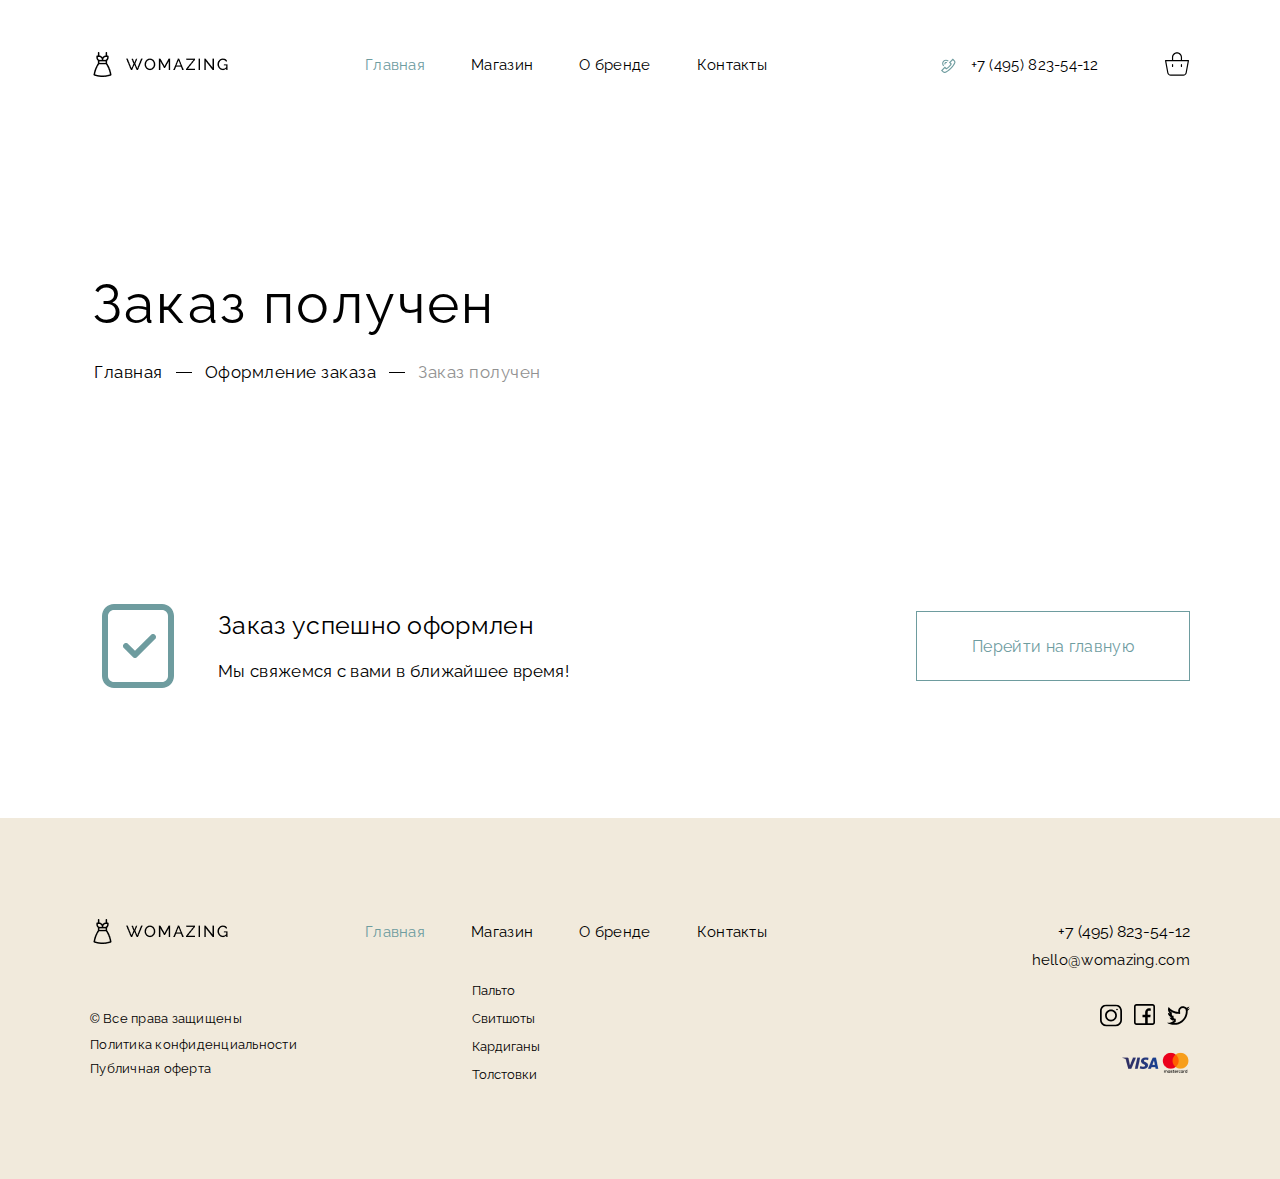
<file: order-successful.html>
<!DOCTYPE html>
<html lang="en">
  <head>
    <meta charset="UTF-8" />
    <meta http-equiv="X-UA-Compatible" content="IE=edge" />
    <meta name="viewport" content="width=device-width, initial-scale=1.0" />
    <link rel="stylesheet" href="css/order-succesful.min.css" />
    <link
      rel="preload"
      href="font/Raleway-Regular.woff2"
      as="font"
      crossorigin="anonymous"
    />
    <title>Заказ получен</title>
  </head>
  <body class="page">
    <header class="header page__container">
      <img
        src="img/logo.png"
        alt="Логотип женского магазина одежды"
        width="139px"
        height="25px"
      />
      <nav class="nav">
        <button class="button-burger">
        <svg class="menu-burger"  style="fill-rule:evenodd;clip-rule:evenodd;stroke-linejoin:round;stroke-miterlimit:2;" version="1.1" viewBox="0 0 24 24" width="27px" xml:space="preserve" xmlns="http://www.w3.org/2000/svg" xmlns:serif="http://www.serif.com/" xmlns:xlink="http://www.w3.org/1999/xlink"><g id="Icon"><path d="M4,6.75l16,0c0.414,0 0.75,-0.336 0.75,-0.75c0,-0.414 -0.336,-0.75 -0.75,-0.75l-16,0c-0.414,0 -0.75,0.336 -0.75,0.75c0,0.414 0.336,0.75 0.75,0.75Z"/><path d="M4,12.75l16,0c0.414,0 0.75,-0.336 0.75,-0.75c0,-0.414 -0.336,-0.75 -0.75,-0.75l-16,0c-0.414,0 -0.75,0.336 -0.75,0.75c0,0.414 0.336,0.75 0.75,0.75Z"/><path d="M4,18.75l16,0c0.414,0 0.75,-0.336 0.75,-0.75c0,-0.414 -0.336,-0.75 -0.75,-0.75l-16,0c-0.414,0 -0.75,0.336 -0.75,0.75c0,0.414 0.336,0.75 0.75,0.75Z"/></g></svg>
        </button>
        <ul class="site-list">
          <li class="site-list__item">
            <a class="site-list__link site-list__link--active" href="index.html"
              >Главная</a
            >
          </li>
          <li class="site-list__item">
            <a class="site-list__link" href="shop.html">Магазин</a>
          </li>
          <li class="site-list__item">
            <a class="site-list__link" href="brand.html">О бренде</a>
          </li>
          <li class="site-list__item">
            <a class="site-list__link" href="contacts.html">Контакты</a>
          </li>
        </ul>
        <ul class="elem-list">
          <li class="elem-list__item phone">
            <svg class="phone__img" width="27" height="27" viewBox="0 0 27 27" fill="none" xmlns="http://www.w3.org/2000/svg">
              <g clip-path="url(#clip0_21206_425)">
              <path d="M8.25241 7.81643C6.75058 9.31823 6.75058 11.7618 8.25238 13.2636L9.05007 12.4659C7.98816 11.404 7.98814 9.67613 9.0501 8.61417C10.112 7.55224 11.8399 7.55224 12.9018 8.61414L13.6995 7.81646C12.1978 6.31463 9.75418 6.31466 8.25241 7.81643Z" fill="#6E9C9F"/>
              <path d="M9.84127 9.39119C9.2091 10.0234 9.20907 11.052 9.84124 11.6842L10.639 10.8865C10.5458 10.7934 10.4945 10.6695 10.4945 10.5377C10.4945 10.406 10.5458 10.2821 10.639 10.1889C10.7322 10.0958 10.856 10.0444 10.9878 10.0444C11.1195 10.0444 11.2434 10.0958 11.3366 10.1889L12.1343 9.39122C11.5021 8.75902 10.4734 8.75902 9.84127 9.39119Z" fill="#6E9C9F"/>
              <path d="M19.7483 7.43513L17.8551 5.54848L13.9234 9.47367L15.4476 11.0478C15.1921 11.5013 14.6379 12.3699 13.6933 13.3145C12.7487 14.2592 11.8737 14.8197 11.4159 15.0792L9.87261 13.5556L6.00226 17.4029L7.8851 19.2983C8.60485 20.0181 9.69998 20.2046 10.6102 19.7625C11.9992 19.0879 14.0955 17.8431 16.1943 15.7443C18.2931 13.6455 19.5379 11.5492 20.2125 10.1602C20.3723 9.83109 20.45 9.47787 20.45 9.12692C20.45 8.5072 20.2078 7.89464 19.7483 7.43513ZM19.1977 9.66732C18.5609 10.9785 17.3845 12.9587 15.3966 14.9466C13.4087 16.9345 11.4285 18.1109 10.1174 18.7477C9.63935 18.9799 9.06287 18.8806 8.6842 18.5019L7.59746 17.4079L9.87543 15.1436L11.1901 16.4415L11.5419 16.2849C11.5991 16.2595 12.9595 15.6438 14.4912 14.1121C16.0239 12.5795 16.6267 11.2305 16.6515 11.1739L16.8041 10.8268L15.5068 9.48705L17.8559 7.14178L18.9512 8.23327C19.3307 8.6133 19.4298 9.18952 19.1977 9.66732Z" fill="#6E9C9F"/>
              </g>
              <defs>
              <clipPath id="clip0_21206_425">
              <rect width="17" height="17" fill="white" transform="translate(6 3)"/>
              </clipPath>
              </defs>
              </svg>
            <span class="phone__text">+7 (495) 823-54-12</span>
          </li>
          <li class="elem-list__item basket">
            <a href="cart.html"
              >
              <svg class="basket__item" width="24" height="24" viewBox="0 0 24 24" fill="none" xmlns="http://www.w3.org/2000/svg">
                <path d="M23.8454 8.2243C23.7281 8.10906 23.5642 8.05442 23.4012 8.07624H17.0343V5.26295C17.0343 2.4826 14.7804 0.228699 12.0001 0.228699C9.21971 0.228699 6.96582 2.4826 6.96582 5.26295V8.07624H0.598861C0.421164 8.07624 0.243523 8.07624 0.154646 8.2243C0.0352739 8.33902 -0.0201042 8.5051 0.00659291 8.66851L2.22761 20.81C2.53789 22.5037 4.00034 23.7431 5.72199 23.7713H18.278C20.0046 23.7289 21.464 22.4797 21.7724 20.7804L23.9934 8.66851C24.0201 8.5051 23.9648 8.33902 23.8454 8.2243ZM8.1503 5.26295C8.1503 3.13682 9.87388 1.41324 12 1.41324C14.1261 1.41324 15.8497 3.13682 15.8497 5.26295V8.07624H8.1503V5.26295ZM20.5879 20.6323C20.3884 21.7547 19.4179 22.5759 18.278 22.5868H5.72199C4.58212 22.5759 3.61161 21.7547 3.41215 20.6323L1.30959 9.26078H22.6904L20.5879 20.6323Z" fill="black"/>
                <path d="M16.4421 15.0354C16.7692 15.0354 17.0343 14.7702 17.0343 14.4431V12.6663C17.0343 12.3392 16.7692 12.074 16.4421 12.074C16.1149 12.074 15.8498 12.3392 15.8498 12.6663V14.4431C15.8497 14.7702 16.1149 15.0354 16.4421 15.0354Z" fill="black"/>
                <path d="M7.55803 15.0354C7.88514 15.0354 8.1503 14.7702 8.1503 14.4431V12.6663C8.1503 12.3392 7.88514 12.074 7.55803 12.074C7.23092 12.074 6.96576 12.3392 6.96576 12.6663V14.4431C6.96576 14.7702 7.23092 15.0354 7.55803 15.0354Z" fill="black"/>
                </svg>
            </a>
          </li>
        </ul>
      </nav>
    </header>

    <main class="page__container order-successful">
      <h1 class="order-successful__title">Заказ получен</h1>

      <ul class="order-successful__breadcrumb breadcrumb">
        <li class="breadcrumb__item">
          <a class="breadcrumb__link" href="index.html">Главная</a>
        </li>
        <li class="breadcrumb__item separator"></li>
        <li class="breadcrumb__item">
          <a class="breadcrumb__link" href="index.html">Оформление заказа</a>
        </li>
        <li class="breadcrumb__item separator"></li>
        <li class="breadcrumb__item breadcrumb__link breadcrumb__link--active">
          Заказ получен
        </li>
      </ul>

      <article class="order-successful__message order-message">
        <div class="order-message__box">
          <svg class="order-message__img" width="72" height="84" viewBox="0 0 72 84" fill="none" xmlns="http://www.w3.org/2000/svg">
            <path fill-rule="evenodd" clip-rule="evenodd" d="M53.1219 30.8761C53.4013 31.1547 53.623 31.4858 53.7742 31.8502C53.9254 32.2147 54.0033 32.6054 54.0033 33.0001C54.0033 33.3947 53.9254 33.7854 53.7742 34.1499C53.623 34.5143 53.4013 34.8454 53.1219 35.1241L35.1219 53.124C34.8433 53.4034 34.5122 53.6251 34.1477 53.7763C33.7833 53.9276 33.3925 54.0054 32.9979 54.0054C32.6033 54.0054 32.2126 53.9276 31.8481 53.7763C31.4837 53.6251 31.1526 53.4034 30.8739 53.124L21.8739 44.1241C21.595 43.8451 21.3737 43.514 21.2228 43.1496C21.0718 42.7851 20.9941 42.3945 20.9941 42C20.9941 41.6056 21.0718 41.215 21.2228 40.8505C21.3737 40.4861 21.595 40.155 21.8739 39.876C22.1529 39.5971 22.484 39.3759 22.8484 39.2249C23.2129 39.074 23.6035 38.9963 23.9979 38.9963C24.3924 38.9963 24.783 39.074 25.1474 39.2249C25.5119 39.3759 25.843 39.5971 26.1219 39.876L32.9979 46.7581L48.8739 30.8761C49.1526 30.5967 49.4837 30.375 49.8481 30.2238C50.2126 30.0725 50.6033 29.9947 50.9979 29.9947C51.3925 29.9947 51.7833 30.0725 52.1477 30.2238C52.5122 30.375 52.8433 30.5967 53.1219 30.8761Z" fill="#6E9C9F"/>
            <path fill-rule="evenodd" clip-rule="evenodd" d="M12 0H60C63.1826 0 66.2348 1.26428 68.4853 3.51472C70.7357 5.76516 72 8.8174 72 12V72C72 75.1826 70.7357 78.2348 68.4853 80.4853C66.2348 82.7357 63.1826 84 60 84H12C8.8174 84 5.76515 82.7357 3.51472 80.4853C1.26428 78.2348 0 75.1826 0 72V12C0 8.8174 1.26428 5.76516 3.51472 3.51472C5.76515 1.26428 8.8174 0 12 0ZM12 6C10.4087 6 8.88258 6.63214 7.75736 7.75736C6.63214 8.88258 6 10.4087 6 12V72C6 73.5913 6.63214 75.1174 7.75736 76.2426C8.88258 77.3679 10.4087 78 12 78H60C61.5913 78 63.1174 77.3679 64.2426 76.2426C65.3679 75.1174 66 73.5913 66 72V12C66 10.4087 65.3679 8.88258 64.2426 7.75736C63.1174 6.63214 61.5913 6 60 6H12Z" fill="#6E9C9F"/>
            </svg>
            
          <div class="order-message__text-box">
            <h3 class="order-message__title">Заказ успешно оформлен</h3>
            <small class="order-message__text"
              >Мы свяжемся с вами в ближайшее время!</small
            >
          </div>
        </div>
        <a class="order-message__button" href="index.html"
          >Перейти на главную</a
        >
      </article>
    </main>

    <footer class="footer">
      <div class="footer__navigation page__container">
        <img
          class="footer__logo"
          src="img/logo.png"
          alt="Логотип женского магазина одежды"
          width="139px"
          height="25px"
        />
        <nav class="nav footer__nav">
          <button class="button-burger">
            <svg class="menu-burger"  style="fill-rule:evenodd;clip-rule:evenodd;stroke-linejoin:round;stroke-miterlimit:2;" version="1.1" viewBox="0 0 24 24" width="27px" xml:space="preserve" xmlns="http://www.w3.org/2000/svg" xmlns:serif="http://www.serif.com/" xmlns:xlink="http://www.w3.org/1999/xlink"><g id="Icon"><path d="M4,6.75l16,0c0.414,0 0.75,-0.336 0.75,-0.75c0,-0.414 -0.336,-0.75 -0.75,-0.75l-16,0c-0.414,0 -0.75,0.336 -0.75,0.75c0,0.414 0.336,0.75 0.75,0.75Z"/><path d="M4,12.75l16,0c0.414,0 0.75,-0.336 0.75,-0.75c0,-0.414 -0.336,-0.75 -0.75,-0.75l-16,0c-0.414,0 -0.75,0.336 -0.75,0.75c0,0.414 0.336,0.75 0.75,0.75Z"/><path d="M4,18.75l16,0c0.414,0 0.75,-0.336 0.75,-0.75c0,-0.414 -0.336,-0.75 -0.75,-0.75l-16,0c-0.414,0 -0.75,0.336 -0.75,0.75c0,0.414 0.336,0.75 0.75,0.75Z"/></g></svg>
          </button>
          <ul class="site-list">
            <li class="site-list__item">
              <a
                class="site-list__link site-list__link--active"
                href="index.html"
                >Главная</a
              >
            </li>
            <li class="site-list__item">
              <a class="site-list__link" href="shop.html">Магазин</a>
            </li>
            <li class="site-list__item">
              <a class="site-list__link" href="brand.html">О бренде</a>
            </li>
            <li class="site-list__item">
              <a class="site-list__link" href="contact.html">Контакты</a>
            </li>
          </ul>
          <ul class="elem-contacts">
            <li class="elem-contacts__item">
              <span class="phone-number__text">+7 (495) 823-54-12</span>
            </li>
            <li class="elem-contacts__item footer__email">
              hello@womazing.com
            </li>
          </ul>
        </nav>
      </div>
      <div class="footer__others page__container">
        <ul class="copyright">
          <li class="copyright__item copyright__link">
            &copy; Все права защищены
          </li>
          <li class="copyright__item">
            <a class="copyright__link" href="">Политика конфиденциальности</a>
          </li>
          <li class="copyright__item">
            <a class="copyright__link" href="">Публичная оферта</a>
          </li>
        </ul>
        <nav class="nav other">
          <ul class="other-list">
            <li class="other-list__item">
              <a class="other-list__link" href="#">Пальто</a>
            </li>
            <li class="other-list__item">
              <a class="other-list__link" href="#">Свитшоты</a>
            </li>
            <li class="other-list__item">
              <a class="other-list__link" href="#">Кардиганы</a>
            </li>
            <li class="other-list__item">
              <a class="other-list__link" href="#">Толстовки</a>
            </li>
          </ul>
          <ul class="footer-icon">
            <li class="footer-icon__item">
              <a class="footer-icon__link" href="#"
                >
                <svg class="footer-icon__link" width="22" height="23" viewBox="0 0 22 23" fill="none" xmlns="http://www.w3.org/2000/svg">
                  <g clip-path="url(#clip0_4_278)">
                  <path d="M15.6094 0.5H6.39066C2.86683 0.5 0 3.36683 0 6.89066V16.1093C0 19.6332 2.86683 22.5 6.39066 22.5H15.6093C19.1332 22.5 22 19.6332 22 16.1094V6.89066C22 3.36683 19.1332 0.5 15.6094 0.5ZM20.2812 16.1093C20.2812 18.6854 18.1854 20.7812 15.6094 20.7812H6.39066C3.81455 20.7812 1.71875 18.6854 1.71875 16.1094V6.89066C1.71875 4.31455 3.81455 2.21875 6.39066 2.21875H15.6093C18.1854 2.21875 20.2812 4.31455 20.2812 6.89066V16.1093Z" fill="black"/>
                  <path d="M11 5.57031C7.73034 5.57031 5.07031 8.23034 5.07031 11.5C5.07031 14.7697 7.73034 17.4297 11 17.4297C14.2697 17.4297 16.9297 14.7697 16.9297 11.5C16.9297 8.23034 14.2697 5.57031 11 5.57031ZM11 15.7109C8.6781 15.7109 6.78906 13.8219 6.78906 11.5C6.78906 9.1781 8.6781 7.28906 11 7.28906C13.3219 7.28906 15.2109 9.1781 15.2109 11.5C15.2109 13.8219 13.3219 15.7109 11 15.7109Z" fill="black"/>
                  <path d="M17.0156 6.34375C17.4902 6.34375 17.875 5.95899 17.875 5.48438C17.875 5.00976 17.4902 4.625 17.0156 4.625C16.541 4.625 16.1562 5.00976 16.1562 5.48438C16.1562 5.95899 16.541 6.34375 17.0156 6.34375Z" fill="black"/>
                  </g>
                  <defs>
                  <clipPath id="clip0_4_278">
                  <rect width="22" height="22" fill="white" transform="translate(0 0.5)"/>
                  </clipPath>
                  </defs>
                  </svg>
              </a>
            </li>
            <li class="footer-icon__item">
              <a class="footer-icon__link" href="#"
                >
                <svg class="footer-icon__link--facebook" width="21" height="21" viewBox="0 0 21 21" fill="none" xmlns="http://www.w3.org/2000/svg">
                  <g clip-path="url(#clip0_4_303)">
                  <path d="M18.5391 0H2.46094C1.1039 0 0 1.1039 0 2.46094V18.5391C0 19.8961 1.1039 21 2.46094 21H18.5391C19.8961 21 21 19.8961 21 18.5391V2.46094C21 1.1039 19.8961 0 18.5391 0ZM19.3594 18.5391C19.3594 18.9914 18.9914 19.3594 18.5391 19.3594H13.6992V13.3711H16.3253L16.6314 10.8281H13.6992V8.08008C13.6992 7.37865 14.2283 6.84961 14.9297 6.84961H16.7754V4.4707C16.2896 4.40213 15.3525 4.30664 14.9297 4.30664C13.973 4.30664 13.0141 4.71023 12.2989 5.41374C11.5621 6.13857 11.1562 7.08801 11.1562 8.08729V10.8281H8.49023V13.3711H11.1562V19.3594H2.46094C2.00864 19.3594 1.64062 18.9914 1.64062 18.5391V2.46094C1.64062 2.00864 2.00864 1.64062 2.46094 1.64062H18.5391C18.9914 1.64062 19.3594 2.00864 19.3594 2.46094V18.5391Z" fill="black"/>
                  </g>
                  <defs>
                  <clipPath id="clip0_4_303">
                  <rect width="21" height="21" fill="white"/>
                  </clipPath>
                  </defs>
                  </svg>
              </a>
            </li>
            <li class="footer-icon__item">
              <a class="footer-icon__link" href="#"
                >
                <svg class="footer-icon__link--twitter" width="23" height="23" viewBox="0 0 23 23" fill="none" xmlns="http://www.w3.org/2000/svg">
                  <path d="M20.2712 5.16525L20.2598 5.12109C21.2343 4.53688 22.0211 3.5738 22.3711 2.4707C21.4584 3.01367 20.3904 3.42561 19.3164 3.63867C18.4552 2.7211 17.3061 2.15625 15.9473 2.15625C13.3429 2.15625 11.1855 4.26475 11.1855 6.87305C11.1855 7.24419 11.238 7.60752 11.3203 7.95117V7.99609C7.43875 7.77436 3.92429 5.80031 1.61719 2.96484C1.21231 3.66248 0.988281 4.65939 0.988281 5.52539C0.988281 6.87305 1.78852 8.67805 3.05469 9.52344V9.61328C2.29865 9.58278 1.52429 9.06195 0.898438 8.71484C0.898438 8.73546 0.92584 8.76026 0.92584 8.78088C0.92584 11.0696 2.6034 13.0436 4.76172 13.4766C4.38559 13.5761 3.85582 13.6562 3.45898 13.6562C3.15361 13.6562 2.84877 13.5765 2.56055 13.5215C3.16102 15.3978 4.89648 16.6211 6.96289 16.6211V16.666C5.35446 17.913 3.31577 18.7773 1.12305 18.7773C0.742154 18.7773 0.269531 18.7324 0 18.6875C2.08622 20.0277 4.56631 20.8438 7.23242 20.8438C15.9102 20.8438 20.6641 13.7012 20.6641 7.45703V6.82812C21.5871 6.16144 22.3686 5.26098 23 4.3125C23 4.3125 21.3439 5.09724 20.2712 5.16525ZM18.8672 7.45703C18.8672 8.80523 18.6031 10.221 18.1035 11.5512C17.5785 12.9492 16.8227 14.2107 15.8574 15.3005C14.3434 17.0096 11.6181 19.0469 7.23242 19.0469C7.10354 19.0469 6.97488 19.0446 6.84623 19.0402C7.26966 18.7945 7.67661 18.5211 8.06384 18.2209L8.75977 17.6814V16.8008V16.6211V14.8242L8.0195 14.816C7.21005 14.807 6.55859 14.1483 6.55859 13.3388V11.8696L5.58689 11.6502C5.1569 11.5531 4.85156 11.1711 4.85156 10.7303V9.61328V9.47852L4.8291 8.5626L4.02999 8.02907C3.6849 7.73874 3.37215 7.32406 3.14934 6.87529C5.50724 8.59481 8.30758 9.62379 11.2178 9.79005L13.1172 9.89854V7.99609V7.95117V7.73892L13.0677 7.5325C13.0111 7.29626 12.9824 7.07439 12.9824 6.87305C12.9824 6.09931 13.2911 5.3687 13.8517 4.81576C14.4156 4.25949 15.1598 3.95312 15.9473 3.95312C16.7434 3.95312 17.4362 4.26106 18.0063 4.86841L18.4647 5.35684L18.5202 5.57112L18.5316 5.61528L18.8672 6.91262V7.45703Z" fill="black"/>
                  </svg>
              </a>
            </li>
            <li class="footer-icon__item footer-icon__item--visa"></li>
          </ul>
        </nav>
      </div>
    </footer>

    
  </body>
</html>
</file>
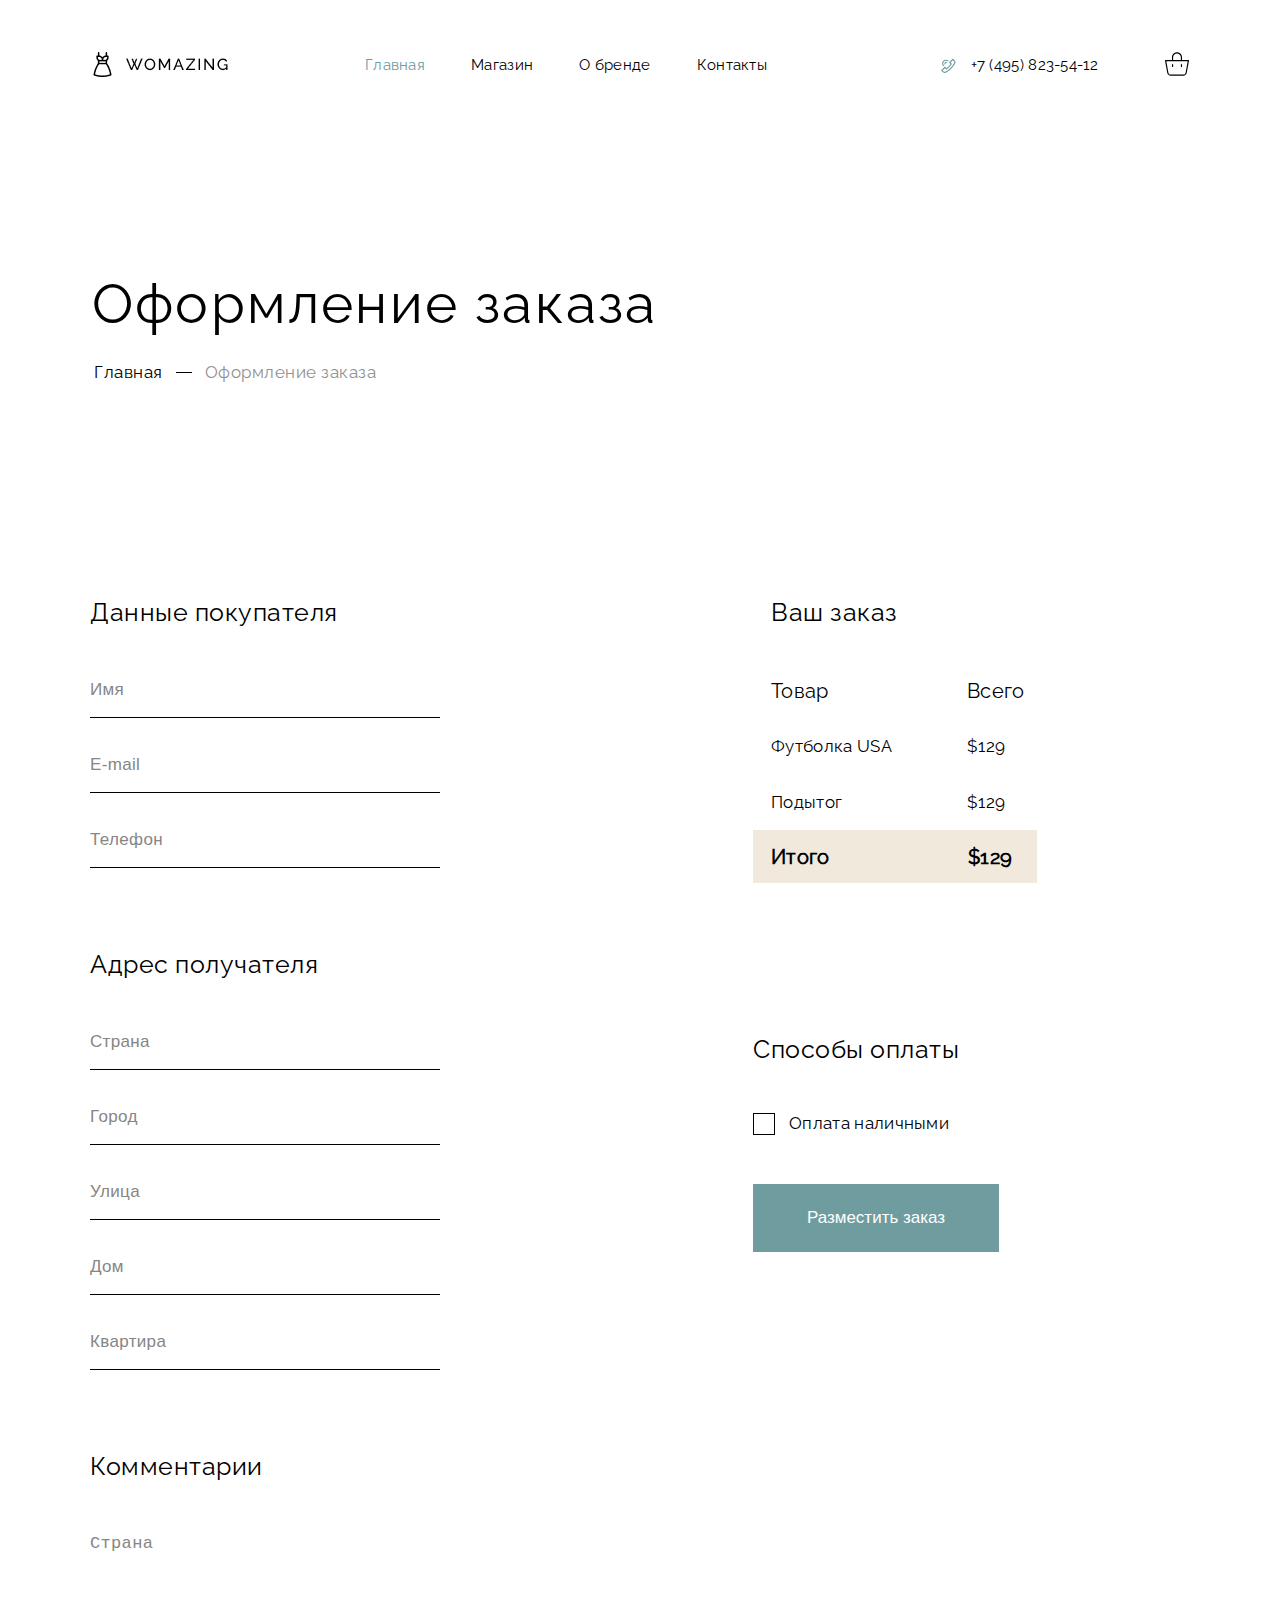
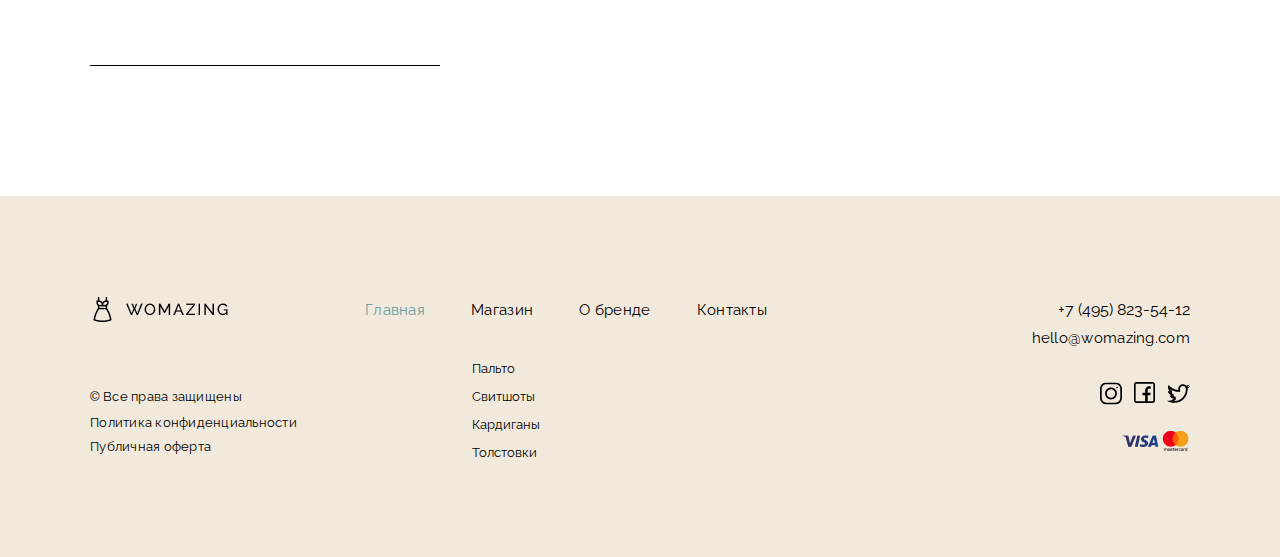
<file: order.html>
<!DOCTYPE html>
<html lang="en">
  <head>
    <meta charset="UTF-8" />
    <meta http-equiv="X-UA-Compatible" content="IE=edge" />
    <meta name="viewport" content="width=device-width, initial-scale=1.0" />
    <link rel="stylesheet" href="css/order.min.css" />
    <link
      rel="preload"
      href="font/Raleway-Regular.woff2"
      as="font"
      crossorigin="anonymous"
    />
    <title>Document</title>
  </head>
  <body class="page">
    <header class="header page__container">
      <img
        src="img/logo.png"
        alt="Логотип женского магазина одежды"
        width="139px"
        height="25px"
      />
      <nav class="nav">
        <button class="button-burger">
        <svg class="menu-burger"  style="fill-rule:evenodd;clip-rule:evenodd;stroke-linejoin:round;stroke-miterlimit:2;" version="1.1" viewBox="0 0 24 24" width="27px" xml:space="preserve" xmlns="http://www.w3.org/2000/svg" xmlns:serif="http://www.serif.com/" xmlns:xlink="http://www.w3.org/1999/xlink"><g id="Icon"><path d="M4,6.75l16,0c0.414,0 0.75,-0.336 0.75,-0.75c0,-0.414 -0.336,-0.75 -0.75,-0.75l-16,0c-0.414,0 -0.75,0.336 -0.75,0.75c0,0.414 0.336,0.75 0.75,0.75Z"/><path d="M4,12.75l16,0c0.414,0 0.75,-0.336 0.75,-0.75c0,-0.414 -0.336,-0.75 -0.75,-0.75l-16,0c-0.414,0 -0.75,0.336 -0.75,0.75c0,0.414 0.336,0.75 0.75,0.75Z"/><path d="M4,18.75l16,0c0.414,0 0.75,-0.336 0.75,-0.75c0,-0.414 -0.336,-0.75 -0.75,-0.75l-16,0c-0.414,0 -0.75,0.336 -0.75,0.75c0,0.414 0.336,0.75 0.75,0.75Z"/></g></svg>
        </button>
        <ul class="site-list">
          <li class="site-list__item">
            <a class="site-list__link site-list__link--active" href="index.html"
              >Главная</a
            >
          </li>
          <li class="site-list__item">
            <a class="site-list__link" href="shop.html">Магазин</a>
          </li>
          <li class="site-list__item">
            <a class="site-list__link" href="brand.html">О бренде</a>
          </li>
          <li class="site-list__item">
            <a class="site-list__link" href="contacts.html">Контакты</a>
          </li>
        </ul>
        <ul class="elem-list">
          <li class="elem-list__item phone">
            <svg class="phone__img" width="27" height="27" viewBox="0 0 27 27" fill="none" xmlns="http://www.w3.org/2000/svg">
              <g clip-path="url(#clip0_21206_425)">
              <path d="M8.25241 7.81643C6.75058 9.31823 6.75058 11.7618 8.25238 13.2636L9.05007 12.4659C7.98816 11.404 7.98814 9.67613 9.0501 8.61417C10.112 7.55224 11.8399 7.55224 12.9018 8.61414L13.6995 7.81646C12.1978 6.31463 9.75418 6.31466 8.25241 7.81643Z" fill="#6E9C9F"/>
              <path d="M9.84127 9.39119C9.2091 10.0234 9.20907 11.052 9.84124 11.6842L10.639 10.8865C10.5458 10.7934 10.4945 10.6695 10.4945 10.5377C10.4945 10.406 10.5458 10.2821 10.639 10.1889C10.7322 10.0958 10.856 10.0444 10.9878 10.0444C11.1195 10.0444 11.2434 10.0958 11.3366 10.1889L12.1343 9.39122C11.5021 8.75902 10.4734 8.75902 9.84127 9.39119Z" fill="#6E9C9F"/>
              <path d="M19.7483 7.43513L17.8551 5.54848L13.9234 9.47367L15.4476 11.0478C15.1921 11.5013 14.6379 12.3699 13.6933 13.3145C12.7487 14.2592 11.8737 14.8197 11.4159 15.0792L9.87261 13.5556L6.00226 17.4029L7.8851 19.2983C8.60485 20.0181 9.69998 20.2046 10.6102 19.7625C11.9992 19.0879 14.0955 17.8431 16.1943 15.7443C18.2931 13.6455 19.5379 11.5492 20.2125 10.1602C20.3723 9.83109 20.45 9.47787 20.45 9.12692C20.45 8.5072 20.2078 7.89464 19.7483 7.43513ZM19.1977 9.66732C18.5609 10.9785 17.3845 12.9587 15.3966 14.9466C13.4087 16.9345 11.4285 18.1109 10.1174 18.7477C9.63935 18.9799 9.06287 18.8806 8.6842 18.5019L7.59746 17.4079L9.87543 15.1436L11.1901 16.4415L11.5419 16.2849C11.5991 16.2595 12.9595 15.6438 14.4912 14.1121C16.0239 12.5795 16.6267 11.2305 16.6515 11.1739L16.8041 10.8268L15.5068 9.48705L17.8559 7.14178L18.9512 8.23327C19.3307 8.6133 19.4298 9.18952 19.1977 9.66732Z" fill="#6E9C9F"/>
              </g>
              <defs>
              <clipPath id="clip0_21206_425">
              <rect width="17" height="17" fill="white" transform="translate(6 3)"/>
              </clipPath>
              </defs>
              </svg>
            <span class="phone__text">+7 (495) 823-54-12</span>
          </li>
          <li class="elem-list__item basket">
            <a href="cart.html"
              >
              <svg class="basket__item" width="24" height="24" viewBox="0 0 24 24" fill="none" xmlns="http://www.w3.org/2000/svg">
                <path d="M23.8454 8.2243C23.7281 8.10906 23.5642 8.05442 23.4012 8.07624H17.0343V5.26295C17.0343 2.4826 14.7804 0.228699 12.0001 0.228699C9.21971 0.228699 6.96582 2.4826 6.96582 5.26295V8.07624H0.598861C0.421164 8.07624 0.243523 8.07624 0.154646 8.2243C0.0352739 8.33902 -0.0201042 8.5051 0.00659291 8.66851L2.22761 20.81C2.53789 22.5037 4.00034 23.7431 5.72199 23.7713H18.278C20.0046 23.7289 21.464 22.4797 21.7724 20.7804L23.9934 8.66851C24.0201 8.5051 23.9648 8.33902 23.8454 8.2243ZM8.1503 5.26295C8.1503 3.13682 9.87388 1.41324 12 1.41324C14.1261 1.41324 15.8497 3.13682 15.8497 5.26295V8.07624H8.1503V5.26295ZM20.5879 20.6323C20.3884 21.7547 19.4179 22.5759 18.278 22.5868H5.72199C4.58212 22.5759 3.61161 21.7547 3.41215 20.6323L1.30959 9.26078H22.6904L20.5879 20.6323Z" fill="black"/>
                <path d="M16.4421 15.0354C16.7692 15.0354 17.0343 14.7702 17.0343 14.4431V12.6663C17.0343 12.3392 16.7692 12.074 16.4421 12.074C16.1149 12.074 15.8498 12.3392 15.8498 12.6663V14.4431C15.8497 14.7702 16.1149 15.0354 16.4421 15.0354Z" fill="black"/>
                <path d="M7.55803 15.0354C7.88514 15.0354 8.1503 14.7702 8.1503 14.4431V12.6663C8.1503 12.3392 7.88514 12.074 7.55803 12.074C7.23092 12.074 6.96576 12.3392 6.96576 12.6663V14.4431C6.96576 14.7702 7.23092 15.0354 7.55803 15.0354Z" fill="black"/>
                </svg>
            </a>
          </li>
        </ul>
      </nav>
    </header>

    <main class="page__container order">
      <h1 class="order__title">Оформление заказа</h1>

      <ul class="order__breadcrumb breadcrumb">
        <li class="breadcrumb__item">
          <a class="breadcrumb__link" href="index.html">Главная</a>
        </li>
        <li class="breadcrumb__item separator"></li>
        <li class="breadcrumb__item breadcrumb__link breadcrumb__link--active">Оформление заказа</li>
      </ul>

      <form class="customer" action="">
        <div class="customer__fieldset fieldset-info">
          <fieldset class="fieldset-info__item">
            <legend class="customer__title">Данные покупателя</legend>
            <input class="fieldset-info__field field-input" name="name" type="text" placeholder="Имя" />
            <input class="fieldset-info__field field-input" name="email" type="email" placeholder="E-mail" />
            <input class="fieldset-info__field field-input" name="phone" type="phone" placeholder="Телефон" />
          </fieldset>

          <fieldset class="fieldset-info__item">
            <legend class="customer__title">Адрес получателя</legend>
            <input class="fieldset-info__field field-input" name="country" type="text" placeholder="Страна">
            <input class="fieldset-info__field field-input" name="city" type="text" placeholder="Город">
            <input class="fieldset-info__field field-input" name="street" type="text" placeholder="Улица">
            <input class="fieldset-info__field field-input" name="house" type="text" placeholder="Дом">
            <input class="fieldset-info__field field-input" name="apartment" type="text" placeholder="Квартира">
          </fieldset>

          <fieldset class="fieldset-info__item">
            <legend class="customer__title">Комментарии</legend>
            <textarea class="fieldset-info__field field-textarea" name="comment" placeholder="Страна"></textarea>
          </fieldset>
        </div>

        <div class="payment-zone">
          <table class="payment-zone__table table-order">
            <caption class="table-order__title customer__title">
              Ваш заказ
            </caption>
            <thead class="table-order__header">
              <tr>
                <td class="table-order__header-title title-one">Товар</td>
                <td class="table-order__header-title title-two">Всего</td>
              </tr>
            </thead>
            <tbody class="table-order__body">
              <tr>
                <td class="table-order__item title-one">Футболка USA</td>
                <td class="table-order__item ">$129</td>
              </tr>
              <tr>
                <td class="table-order__item title-one">Подытог</td>
                <td class="table-order__item">$129</td>
              </tr>
              <tfoot class="table-order__footer">
                <tr>
                  <th class="table-order__total total-one">Итого</th>
                  <th class="table-order__total total-two">$129</th>
                </tr>
              </tfoot>
            </tbody>
          </table>

          <article class="payment-zone__box">
            <h3 class="customer__title pay-title">Способы оплаты</h3>
            <div class="payment-zone__checkbox">
              <input class="payment-zone__checkbox-item" type="checkbox" name="cash" id="cash">
              <label class="payment-zone__checkbox-text" for="cash"> Оплата наличными</label>
            </div>
            <button class="payment-zone__button" type="submit">Разместить заказ</button>
          </article>
        </div>
      </form>
    </main>

    <footer class="footer">
      <div class="footer__navigation page__container">
        <img
          class="footer__logo"
          src="img/logo.png"
          alt="Логотип женского магазина одежды"
          width="139px"
          height="25px"
        />
        <nav class="nav footer__nav">
          <button class="button-burger">
            <svg class="menu-burger"  style="fill-rule:evenodd;clip-rule:evenodd;stroke-linejoin:round;stroke-miterlimit:2;" version="1.1" viewBox="0 0 24 24" width="27px" xml:space="preserve" xmlns="http://www.w3.org/2000/svg" xmlns:serif="http://www.serif.com/" xmlns:xlink="http://www.w3.org/1999/xlink"><g id="Icon"><path d="M4,6.75l16,0c0.414,0 0.75,-0.336 0.75,-0.75c0,-0.414 -0.336,-0.75 -0.75,-0.75l-16,0c-0.414,0 -0.75,0.336 -0.75,0.75c0,0.414 0.336,0.75 0.75,0.75Z"/><path d="M4,12.75l16,0c0.414,0 0.75,-0.336 0.75,-0.75c0,-0.414 -0.336,-0.75 -0.75,-0.75l-16,0c-0.414,0 -0.75,0.336 -0.75,0.75c0,0.414 0.336,0.75 0.75,0.75Z"/><path d="M4,18.75l16,0c0.414,0 0.75,-0.336 0.75,-0.75c0,-0.414 -0.336,-0.75 -0.75,-0.75l-16,0c-0.414,0 -0.75,0.336 -0.75,0.75c0,0.414 0.336,0.75 0.75,0.75Z"/></g></svg>
          </button>
          <ul class="site-list">
            <li class="site-list__item">
              <a
                class="site-list__link site-list__link--active"
                href="index.html"
                >Главная</a
              >
            </li>
            <li class="site-list__item">
              <a class="site-list__link" href="shop.html">Магазин</a>
            </li>
            <li class="site-list__item">
              <a class="site-list__link" href="brand.html">О бренде</a>
            </li>
            <li class="site-list__item">
              <a class="site-list__link" href="contact.html">Контакты</a>
            </li>
          </ul>
          <ul class="elem-contacts">
            <li class="elem-contacts__item">
              <span class="phone-number__text">+7 (495) 823-54-12</span>
            </li>
            <li class="elem-contacts__item footer__email">
              hello@womazing.com
            </li>
          </ul>
        </nav>
      </div>
      <div class="footer__others page__container">
        <ul class="copyright">
          <li class="copyright__item copyright__link">
            &copy; Все права защищены
          </li>
          <li class="copyright__item">
            <a class="copyright__link" href="">Политика конфиденциальности</a>
          </li>
          <li class="copyright__item">
            <a class="copyright__link" href="">Публичная оферта</a>
          </li>
        </ul>
        <nav class="nav other">
          <ul class="other-list">
            <li class="other-list__item">
              <a class="other-list__link" href="#">Пальто</a>
            </li>
            <li class="other-list__item">
              <a class="other-list__link" href="#">Свитшоты</a>
            </li>
            <li class="other-list__item">
              <a class="other-list__link" href="#">Кардиганы</a>
            </li>
            <li class="other-list__item">
              <a class="other-list__link" href="#">Толстовки</a>
            </li>
          </ul>
          <ul class="footer-icon">
            <li class="footer-icon__item">
              <a class="footer-icon__link" href="#"
                >
                <svg class="footer-icon__link" width="22" height="23" viewBox="0 0 22 23" fill="none" xmlns="http://www.w3.org/2000/svg">
                  <g clip-path="url(#clip0_4_278)">
                  <path d="M15.6094 0.5H6.39066C2.86683 0.5 0 3.36683 0 6.89066V16.1093C0 19.6332 2.86683 22.5 6.39066 22.5H15.6093C19.1332 22.5 22 19.6332 22 16.1094V6.89066C22 3.36683 19.1332 0.5 15.6094 0.5ZM20.2812 16.1093C20.2812 18.6854 18.1854 20.7812 15.6094 20.7812H6.39066C3.81455 20.7812 1.71875 18.6854 1.71875 16.1094V6.89066C1.71875 4.31455 3.81455 2.21875 6.39066 2.21875H15.6093C18.1854 2.21875 20.2812 4.31455 20.2812 6.89066V16.1093Z" fill="black"/>
                  <path d="M11 5.57031C7.73034 5.57031 5.07031 8.23034 5.07031 11.5C5.07031 14.7697 7.73034 17.4297 11 17.4297C14.2697 17.4297 16.9297 14.7697 16.9297 11.5C16.9297 8.23034 14.2697 5.57031 11 5.57031ZM11 15.7109C8.6781 15.7109 6.78906 13.8219 6.78906 11.5C6.78906 9.1781 8.6781 7.28906 11 7.28906C13.3219 7.28906 15.2109 9.1781 15.2109 11.5C15.2109 13.8219 13.3219 15.7109 11 15.7109Z" fill="black"/>
                  <path d="M17.0156 6.34375C17.4902 6.34375 17.875 5.95899 17.875 5.48438C17.875 5.00976 17.4902 4.625 17.0156 4.625C16.541 4.625 16.1562 5.00976 16.1562 5.48438C16.1562 5.95899 16.541 6.34375 17.0156 6.34375Z" fill="black"/>
                  </g>
                  <defs>
                  <clipPath id="clip0_4_278">
                  <rect width="22" height="22" fill="white" transform="translate(0 0.5)"/>
                  </clipPath>
                  </defs>
                  </svg>
              </a>
            </li>
            <li class="footer-icon__item">
              <a class="footer-icon__link" href="#"
                >
                <svg class="footer-icon__link--facebook" width="21" height="21" viewBox="0 0 21 21" fill="none" xmlns="http://www.w3.org/2000/svg">
                  <g clip-path="url(#clip0_4_303)">
                  <path d="M18.5391 0H2.46094C1.1039 0 0 1.1039 0 2.46094V18.5391C0 19.8961 1.1039 21 2.46094 21H18.5391C19.8961 21 21 19.8961 21 18.5391V2.46094C21 1.1039 19.8961 0 18.5391 0ZM19.3594 18.5391C19.3594 18.9914 18.9914 19.3594 18.5391 19.3594H13.6992V13.3711H16.3253L16.6314 10.8281H13.6992V8.08008C13.6992 7.37865 14.2283 6.84961 14.9297 6.84961H16.7754V4.4707C16.2896 4.40213 15.3525 4.30664 14.9297 4.30664C13.973 4.30664 13.0141 4.71023 12.2989 5.41374C11.5621 6.13857 11.1562 7.08801 11.1562 8.08729V10.8281H8.49023V13.3711H11.1562V19.3594H2.46094C2.00864 19.3594 1.64062 18.9914 1.64062 18.5391V2.46094C1.64062 2.00864 2.00864 1.64062 2.46094 1.64062H18.5391C18.9914 1.64062 19.3594 2.00864 19.3594 2.46094V18.5391Z" fill="black"/>
                  </g>
                  <defs>
                  <clipPath id="clip0_4_303">
                  <rect width="21" height="21" fill="white"/>
                  </clipPath>
                  </defs>
                  </svg>
              </a>
            </li>
            <li class="footer-icon__item">
              <a class="footer-icon__link" href="#"
                >
                <svg class="footer-icon__link--twitter" width="23" height="23" viewBox="0 0 23 23" fill="none" xmlns="http://www.w3.org/2000/svg">
                  <path d="M20.2712 5.16525L20.2598 5.12109C21.2343 4.53688 22.0211 3.5738 22.3711 2.4707C21.4584 3.01367 20.3904 3.42561 19.3164 3.63867C18.4552 2.7211 17.3061 2.15625 15.9473 2.15625C13.3429 2.15625 11.1855 4.26475 11.1855 6.87305C11.1855 7.24419 11.238 7.60752 11.3203 7.95117V7.99609C7.43875 7.77436 3.92429 5.80031 1.61719 2.96484C1.21231 3.66248 0.988281 4.65939 0.988281 5.52539C0.988281 6.87305 1.78852 8.67805 3.05469 9.52344V9.61328C2.29865 9.58278 1.52429 9.06195 0.898438 8.71484C0.898438 8.73546 0.92584 8.76026 0.92584 8.78088C0.92584 11.0696 2.6034 13.0436 4.76172 13.4766C4.38559 13.5761 3.85582 13.6562 3.45898 13.6562C3.15361 13.6562 2.84877 13.5765 2.56055 13.5215C3.16102 15.3978 4.89648 16.6211 6.96289 16.6211V16.666C5.35446 17.913 3.31577 18.7773 1.12305 18.7773C0.742154 18.7773 0.269531 18.7324 0 18.6875C2.08622 20.0277 4.56631 20.8438 7.23242 20.8438C15.9102 20.8438 20.6641 13.7012 20.6641 7.45703V6.82812C21.5871 6.16144 22.3686 5.26098 23 4.3125C23 4.3125 21.3439 5.09724 20.2712 5.16525ZM18.8672 7.45703C18.8672 8.80523 18.6031 10.221 18.1035 11.5512C17.5785 12.9492 16.8227 14.2107 15.8574 15.3005C14.3434 17.0096 11.6181 19.0469 7.23242 19.0469C7.10354 19.0469 6.97488 19.0446 6.84623 19.0402C7.26966 18.7945 7.67661 18.5211 8.06384 18.2209L8.75977 17.6814V16.8008V16.6211V14.8242L8.0195 14.816C7.21005 14.807 6.55859 14.1483 6.55859 13.3388V11.8696L5.58689 11.6502C5.1569 11.5531 4.85156 11.1711 4.85156 10.7303V9.61328V9.47852L4.8291 8.5626L4.02999 8.02907C3.6849 7.73874 3.37215 7.32406 3.14934 6.87529C5.50724 8.59481 8.30758 9.62379 11.2178 9.79005L13.1172 9.89854V7.99609V7.95117V7.73892L13.0677 7.5325C13.0111 7.29626 12.9824 7.07439 12.9824 6.87305C12.9824 6.09931 13.2911 5.3687 13.8517 4.81576C14.4156 4.25949 15.1598 3.95312 15.9473 3.95312C16.7434 3.95312 17.4362 4.26106 18.0063 4.86841L18.4647 5.35684L18.5202 5.57112L18.5316 5.61528L18.8672 6.91262V7.45703Z" fill="black"/>
                  </svg>
              </a>
            </li>
            <li class="footer-icon__item footer-icon__item--visa"></li>
          </ul>
        </nav>
      </div>
    </footer>
  </body>
</html>
</file>
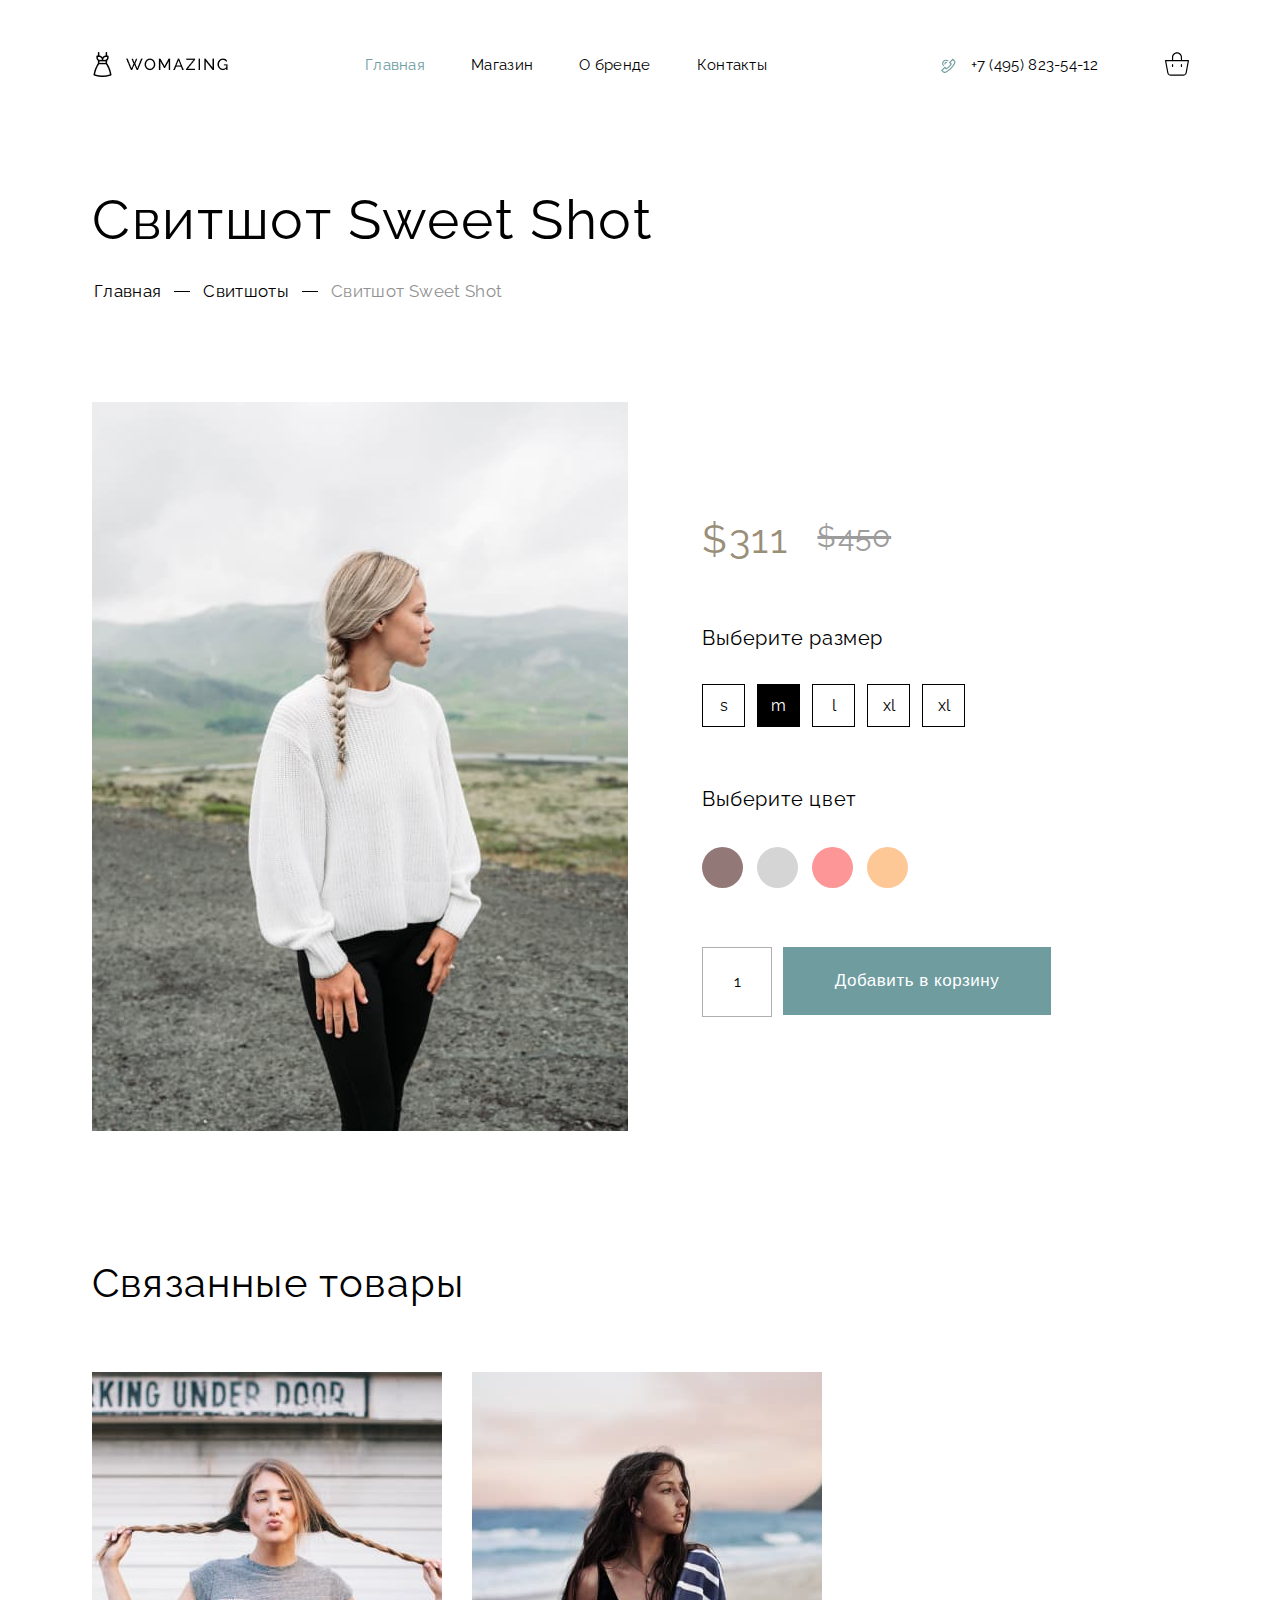
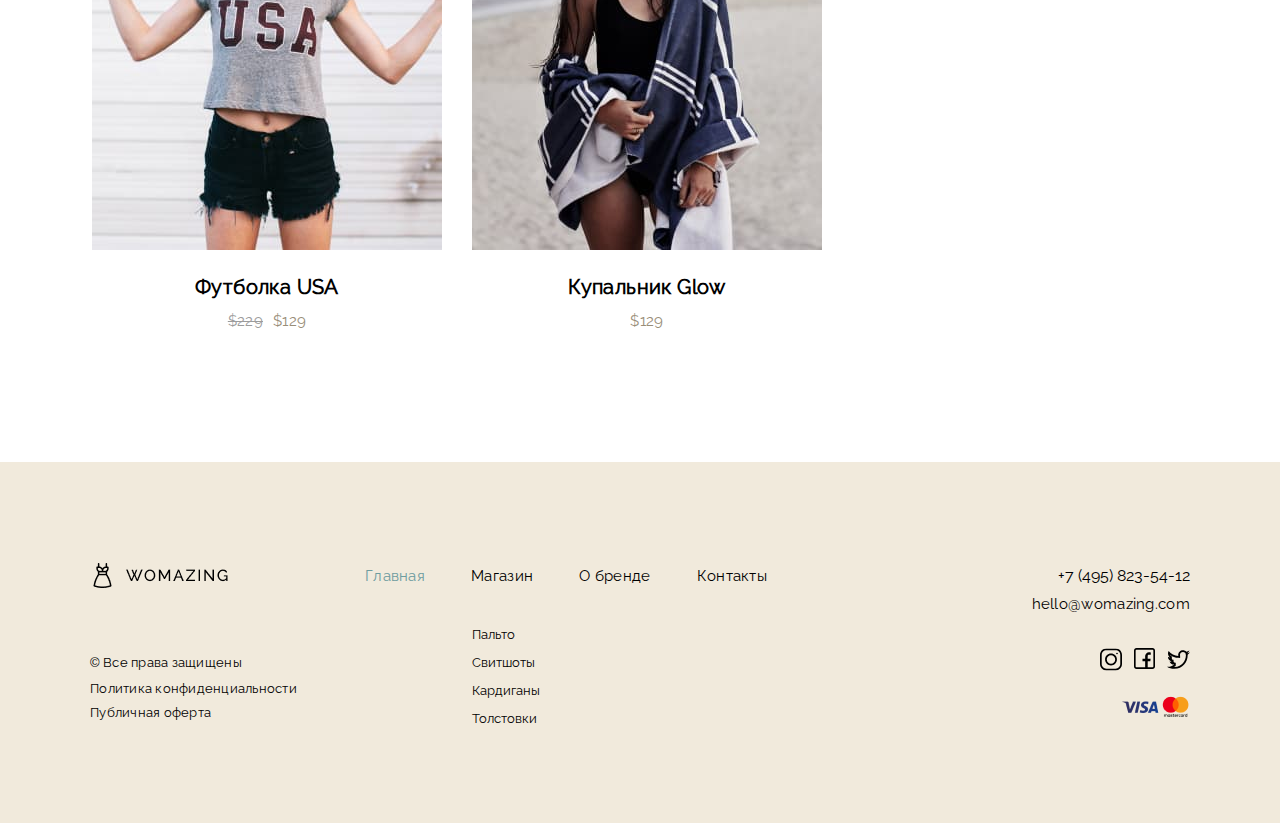
<file: product.html>
<!DOCTYPE html>
<html lang="en">
  <head>
    <meta charset="UTF-8" />
    <meta http-equiv="X-UA-Compatible" content="IE=edge" />
    <meta name="viewport" content="width=device-width, initial-scale=1.0" />
    <link rel="stylesheet" href="css/product.min.css" />
    <link
      rel="preload"
      href="font/Raleway-Regular.woff2"
      as="font"
      crossorigin="anonymous"
    />
    <title>Product</title>
  </head>
  <body class="page">
    <header class="header page__container">
      <img
        src="img/logo.png"
        alt="Логотип женского магазина одежды"
        width="139px"
        height="25px"
      />
      <nav class="nav">
        <button class="button-burger">
        <svg class="menu-burger"  style="fill-rule:evenodd;clip-rule:evenodd;stroke-linejoin:round;stroke-miterlimit:2;" version="1.1" viewBox="0 0 24 24" width="27px" xml:space="preserve" xmlns="http://www.w3.org/2000/svg" xmlns:serif="http://www.serif.com/" xmlns:xlink="http://www.w3.org/1999/xlink"><g id="Icon"><path d="M4,6.75l16,0c0.414,0 0.75,-0.336 0.75,-0.75c0,-0.414 -0.336,-0.75 -0.75,-0.75l-16,0c-0.414,0 -0.75,0.336 -0.75,0.75c0,0.414 0.336,0.75 0.75,0.75Z"/><path d="M4,12.75l16,0c0.414,0 0.75,-0.336 0.75,-0.75c0,-0.414 -0.336,-0.75 -0.75,-0.75l-16,0c-0.414,0 -0.75,0.336 -0.75,0.75c0,0.414 0.336,0.75 0.75,0.75Z"/><path d="M4,18.75l16,0c0.414,0 0.75,-0.336 0.75,-0.75c0,-0.414 -0.336,-0.75 -0.75,-0.75l-16,0c-0.414,0 -0.75,0.336 -0.75,0.75c0,0.414 0.336,0.75 0.75,0.75Z"/></g></svg>
        </button>
        <ul class="site-list">
          <li class="site-list__item">
            <a class="site-list__link site-list__link--active" href="index.html"
              >Главная</a
            >
          </li>
          <li class="site-list__item">
            <a class="site-list__link" href="shop.html">Магазин</a>
          </li>
          <li class="site-list__item">
            <a class="site-list__link" href="brand.html">О бренде</a>
          </li>
          <li class="site-list__item">
            <a class="site-list__link" href="contacts.html">Контакты</a>
          </li>
        </ul>
        <ul class="elem-list">
          <li class="elem-list__item phone">
            <svg class="phone__img" width="27" height="27" viewBox="0 0 27 27" fill="none" xmlns="http://www.w3.org/2000/svg">
              <g clip-path="url(#clip0_21206_425)">
              <path d="M8.25241 7.81643C6.75058 9.31823 6.75058 11.7618 8.25238 13.2636L9.05007 12.4659C7.98816 11.404 7.98814 9.67613 9.0501 8.61417C10.112 7.55224 11.8399 7.55224 12.9018 8.61414L13.6995 7.81646C12.1978 6.31463 9.75418 6.31466 8.25241 7.81643Z" fill="#6E9C9F"/>
              <path d="M9.84127 9.39119C9.2091 10.0234 9.20907 11.052 9.84124 11.6842L10.639 10.8865C10.5458 10.7934 10.4945 10.6695 10.4945 10.5377C10.4945 10.406 10.5458 10.2821 10.639 10.1889C10.7322 10.0958 10.856 10.0444 10.9878 10.0444C11.1195 10.0444 11.2434 10.0958 11.3366 10.1889L12.1343 9.39122C11.5021 8.75902 10.4734 8.75902 9.84127 9.39119Z" fill="#6E9C9F"/>
              <path d="M19.7483 7.43513L17.8551 5.54848L13.9234 9.47367L15.4476 11.0478C15.1921 11.5013 14.6379 12.3699 13.6933 13.3145C12.7487 14.2592 11.8737 14.8197 11.4159 15.0792L9.87261 13.5556L6.00226 17.4029L7.8851 19.2983C8.60485 20.0181 9.69998 20.2046 10.6102 19.7625C11.9992 19.0879 14.0955 17.8431 16.1943 15.7443C18.2931 13.6455 19.5379 11.5492 20.2125 10.1602C20.3723 9.83109 20.45 9.47787 20.45 9.12692C20.45 8.5072 20.2078 7.89464 19.7483 7.43513ZM19.1977 9.66732C18.5609 10.9785 17.3845 12.9587 15.3966 14.9466C13.4087 16.9345 11.4285 18.1109 10.1174 18.7477C9.63935 18.9799 9.06287 18.8806 8.6842 18.5019L7.59746 17.4079L9.87543 15.1436L11.1901 16.4415L11.5419 16.2849C11.5991 16.2595 12.9595 15.6438 14.4912 14.1121C16.0239 12.5795 16.6267 11.2305 16.6515 11.1739L16.8041 10.8268L15.5068 9.48705L17.8559 7.14178L18.9512 8.23327C19.3307 8.6133 19.4298 9.18952 19.1977 9.66732Z" fill="#6E9C9F"/>
              </g>
              <defs>
              <clipPath id="clip0_21206_425">
              <rect width="17" height="17" fill="white" transform="translate(6 3)"/>
              </clipPath>
              </defs>
              </svg>
            <span class="phone__text">+7 (495) 823-54-12</span>
          </li>
          <li class="elem-list__item basket">
            <a href="cart.html"
              >
              <svg class="basket__item" width="24" height="24" viewBox="0 0 24 24" fill="none" xmlns="http://www.w3.org/2000/svg">
                <path d="M23.8454 8.2243C23.7281 8.10906 23.5642 8.05442 23.4012 8.07624H17.0343V5.26295C17.0343 2.4826 14.7804 0.228699 12.0001 0.228699C9.21971 0.228699 6.96582 2.4826 6.96582 5.26295V8.07624H0.598861C0.421164 8.07624 0.243523 8.07624 0.154646 8.2243C0.0352739 8.33902 -0.0201042 8.5051 0.00659291 8.66851L2.22761 20.81C2.53789 22.5037 4.00034 23.7431 5.72199 23.7713H18.278C20.0046 23.7289 21.464 22.4797 21.7724 20.7804L23.9934 8.66851C24.0201 8.5051 23.9648 8.33902 23.8454 8.2243ZM8.1503 5.26295C8.1503 3.13682 9.87388 1.41324 12 1.41324C14.1261 1.41324 15.8497 3.13682 15.8497 5.26295V8.07624H8.1503V5.26295ZM20.5879 20.6323C20.3884 21.7547 19.4179 22.5759 18.278 22.5868H5.72199C4.58212 22.5759 3.61161 21.7547 3.41215 20.6323L1.30959 9.26078H22.6904L20.5879 20.6323Z" fill="black"/>
                <path d="M16.4421 15.0354C16.7692 15.0354 17.0343 14.7702 17.0343 14.4431V12.6663C17.0343 12.3392 16.7692 12.074 16.4421 12.074C16.1149 12.074 15.8498 12.3392 15.8498 12.6663V14.4431C15.8497 14.7702 16.1149 15.0354 16.4421 15.0354Z" fill="black"/>
                <path d="M7.55803 15.0354C7.88514 15.0354 8.1503 14.7702 8.1503 14.4431V12.6663C8.1503 12.3392 7.88514 12.074 7.55803 12.074C7.23092 12.074 6.96576 12.3392 6.96576 12.6663V14.4431C6.96576 14.7702 7.23092 15.0354 7.55803 15.0354Z" fill="black"/>
                </svg>
            </a>
          </li>
        </ul>
      </nav>
    </header>

    <main class="page__container product">
      <section class="product__item">
        <h1 class="product__title-h1">Свитшот Sweet Shot</h1>
        <ul class="product__breadcrumb breadcrumb">
          <li class="breadcrumb__item">
            <a class="breadcrumb__link" href="index.html">Главная</a>
          </li>
          <li class="breadcrumb__item separator"></li>
          <li class="breadcrumb__item">
            <a class="breadcrumb__link" href="">Свитшоты</a>
          </li>
          <li class="breadcrumb__item separator"></li>
          <li class="breadcrumb__item">
            <a class="breadcrumb__link breadcrumb__link--active" href=""
              >Свитшот Sweet Shot</a
            >
          </li>
        </ul>
        <article class="product__card card-unit">
          <img
            class="card-unit__img"
            src="img/sweetshot.jpg"
            alt="Свитшот Sweet Shot"
          />
          <div class="card-unit__details details">
            <div class="details__price-box">
              <span class="details__price-item details__price-item--prime"
                >$311</span
              >
              <span class="details__price-item details__price-item--discont"
                >$450</span
              >
            </div>
            <small class="details__size-text">Выберите размер</small>
            <ul class="details__select-size select-size">
              <li class="select-size__item">s</li>
              <li class="select-size__item select-size__item--active">m</li>
              <li class="select-size__item">l</li>
              <li class="select-size__item">xl</li>
              <li class="select-size__item">xl</li>
            </ul>
            <small class="details__color-text">Выберите цвет</small>
            <ul class="details__select-color select-color">
              <li class="select-color__item select-color__item--grey"></li>
              <li class="select-color__item select-color__item--lightgrey"></li>
              <li class="select-color__item select-color__item--mandarin"></li>
              <li class="select-color__item select-color__item--peach"></li>
            </ul>
            <div class="details__button-wrapper">
              <span class="details__amount">1</span>
              <button class="details__add-cart">Добавить в корзину</button>
            </div>
          </div>
        </article>
      </section>
      <section class="product__bind bind-product">
        <h2 class="bind-product__title">Связанные товары</h2>
        <div class="bind-product__card card">
          <article class="item">
            <a class="item__link" href="product.html"
              ><img class="item__img" src="img/collection-1.jpg"
            /></a>
            <h3 class="item__title">Футболка USA</h3>
            <div class="item__price">
              <span class="item__price-discont">$229</span>
              <span class="item__price-prime">$129</span>
            </div>
          </article>
          <article class="item">
            <a class="item__link" href="#"
              ><img class="item__img" src="img/collection-2.jpg"
            /></a>
            <h3 class="item__title">Купальник Glow</h3>
            <div class="item__price">
              <span class="item__price-prime">$129</span>
            </div>
          </article>
        </div>
      </section>
    </main>

    <footer class="footer">
      <div class="footer__navigation page__container">
        <img
          class="footer__logo"
          src="img/logo.png"
          alt="Логотип женского магазина одежды"
          width="139px"
          height="25px"
        />
        <nav class="nav footer__nav">
          <button class="button-burger">
            <svg class="menu-burger"  style="fill-rule:evenodd;clip-rule:evenodd;stroke-linejoin:round;stroke-miterlimit:2;" version="1.1" viewBox="0 0 24 24" width="27px" xml:space="preserve" xmlns="http://www.w3.org/2000/svg" xmlns:serif="http://www.serif.com/" xmlns:xlink="http://www.w3.org/1999/xlink"><g id="Icon"><path d="M4,6.75l16,0c0.414,0 0.75,-0.336 0.75,-0.75c0,-0.414 -0.336,-0.75 -0.75,-0.75l-16,0c-0.414,0 -0.75,0.336 -0.75,0.75c0,0.414 0.336,0.75 0.75,0.75Z"/><path d="M4,12.75l16,0c0.414,0 0.75,-0.336 0.75,-0.75c0,-0.414 -0.336,-0.75 -0.75,-0.75l-16,0c-0.414,0 -0.75,0.336 -0.75,0.75c0,0.414 0.336,0.75 0.75,0.75Z"/><path d="M4,18.75l16,0c0.414,0 0.75,-0.336 0.75,-0.75c0,-0.414 -0.336,-0.75 -0.75,-0.75l-16,0c-0.414,0 -0.75,0.336 -0.75,0.75c0,0.414 0.336,0.75 0.75,0.75Z"/></g></svg>
          </button>
          <ul class="site-list">
            <li class="site-list__item">
              <a
                class="site-list__link site-list__link--active"
                href="index.html"
                >Главная</a
              >
            </li>
            <li class="site-list__item">
              <a class="site-list__link" href="shop.html">Магазин</a>
            </li>
            <li class="site-list__item">
              <a class="site-list__link" href="brand.html">О бренде</a>
            </li>
            <li class="site-list__item">
              <a class="site-list__link" href="contact.html">Контакты</a>
            </li>
          </ul>
          <ul class="elem-contacts">
            <li class="elem-contacts__item">
              <span class="phone-number__text">+7 (495) 823-54-12</span>
            </li>
            <li class="elem-contacts__item footer__email">
              hello@womazing.com
            </li>
          </ul>
        </nav>
      </div>
      <div class="footer__others page__container">
        <ul class="copyright">
          <li class="copyright__item copyright__link">
            &copy; Все права защищены
          </li>
          <li class="copyright__item">
            <a class="copyright__link" href="">Политика конфиденциальности</a>
          </li>
          <li class="copyright__item">
            <a class="copyright__link" href="">Публичная оферта</a>
          </li>
        </ul>
        <nav class="nav other">
          <ul class="other-list">
            <li class="other-list__item">
              <a class="other-list__link" href="#">Пальто</a>
            </li>
            <li class="other-list__item">
              <a class="other-list__link" href="#">Свитшоты</a>
            </li>
            <li class="other-list__item">
              <a class="other-list__link" href="#">Кардиганы</a>
            </li>
            <li class="other-list__item">
              <a class="other-list__link" href="#">Толстовки</a>
            </li>
          </ul>
          <ul class="footer-icon">
            <li class="footer-icon__item">
              <a class="footer-icon__link" href="#"
                >
                <svg class="footer-icon__link" width="22" height="23" viewBox="0 0 22 23" fill="none" xmlns="http://www.w3.org/2000/svg">
                  <g clip-path="url(#clip0_4_278)">
                  <path d="M15.6094 0.5H6.39066C2.86683 0.5 0 3.36683 0 6.89066V16.1093C0 19.6332 2.86683 22.5 6.39066 22.5H15.6093C19.1332 22.5 22 19.6332 22 16.1094V6.89066C22 3.36683 19.1332 0.5 15.6094 0.5ZM20.2812 16.1093C20.2812 18.6854 18.1854 20.7812 15.6094 20.7812H6.39066C3.81455 20.7812 1.71875 18.6854 1.71875 16.1094V6.89066C1.71875 4.31455 3.81455 2.21875 6.39066 2.21875H15.6093C18.1854 2.21875 20.2812 4.31455 20.2812 6.89066V16.1093Z" fill="black"/>
                  <path d="M11 5.57031C7.73034 5.57031 5.07031 8.23034 5.07031 11.5C5.07031 14.7697 7.73034 17.4297 11 17.4297C14.2697 17.4297 16.9297 14.7697 16.9297 11.5C16.9297 8.23034 14.2697 5.57031 11 5.57031ZM11 15.7109C8.6781 15.7109 6.78906 13.8219 6.78906 11.5C6.78906 9.1781 8.6781 7.28906 11 7.28906C13.3219 7.28906 15.2109 9.1781 15.2109 11.5C15.2109 13.8219 13.3219 15.7109 11 15.7109Z" fill="black"/>
                  <path d="M17.0156 6.34375C17.4902 6.34375 17.875 5.95899 17.875 5.48438C17.875 5.00976 17.4902 4.625 17.0156 4.625C16.541 4.625 16.1562 5.00976 16.1562 5.48438C16.1562 5.95899 16.541 6.34375 17.0156 6.34375Z" fill="black"/>
                  </g>
                  <defs>
                  <clipPath id="clip0_4_278">
                  <rect width="22" height="22" fill="white" transform="translate(0 0.5)"/>
                  </clipPath>
                  </defs>
                  </svg>
              </a>
            </li>
            <li class="footer-icon__item">
              <a class="footer-icon__link" href="#"
                >
                <svg class="footer-icon__link--facebook" width="21" height="21" viewBox="0 0 21 21" fill="none" xmlns="http://www.w3.org/2000/svg">
                  <g clip-path="url(#clip0_4_303)">
                  <path d="M18.5391 0H2.46094C1.1039 0 0 1.1039 0 2.46094V18.5391C0 19.8961 1.1039 21 2.46094 21H18.5391C19.8961 21 21 19.8961 21 18.5391V2.46094C21 1.1039 19.8961 0 18.5391 0ZM19.3594 18.5391C19.3594 18.9914 18.9914 19.3594 18.5391 19.3594H13.6992V13.3711H16.3253L16.6314 10.8281H13.6992V8.08008C13.6992 7.37865 14.2283 6.84961 14.9297 6.84961H16.7754V4.4707C16.2896 4.40213 15.3525 4.30664 14.9297 4.30664C13.973 4.30664 13.0141 4.71023 12.2989 5.41374C11.5621 6.13857 11.1562 7.08801 11.1562 8.08729V10.8281H8.49023V13.3711H11.1562V19.3594H2.46094C2.00864 19.3594 1.64062 18.9914 1.64062 18.5391V2.46094C1.64062 2.00864 2.00864 1.64062 2.46094 1.64062H18.5391C18.9914 1.64062 19.3594 2.00864 19.3594 2.46094V18.5391Z" fill="black"/>
                  </g>
                  <defs>
                  <clipPath id="clip0_4_303">
                  <rect width="21" height="21" fill="white"/>
                  </clipPath>
                  </defs>
                  </svg>
              </a>
            </li>
            <li class="footer-icon__item">
              <a class="footer-icon__link" href="#"
                >
                <svg class="footer-icon__link--twitter" width="23" height="23" viewBox="0 0 23 23" fill="none" xmlns="http://www.w3.org/2000/svg">
                  <path d="M20.2712 5.16525L20.2598 5.12109C21.2343 4.53688 22.0211 3.5738 22.3711 2.4707C21.4584 3.01367 20.3904 3.42561 19.3164 3.63867C18.4552 2.7211 17.3061 2.15625 15.9473 2.15625C13.3429 2.15625 11.1855 4.26475 11.1855 6.87305C11.1855 7.24419 11.238 7.60752 11.3203 7.95117V7.99609C7.43875 7.77436 3.92429 5.80031 1.61719 2.96484C1.21231 3.66248 0.988281 4.65939 0.988281 5.52539C0.988281 6.87305 1.78852 8.67805 3.05469 9.52344V9.61328C2.29865 9.58278 1.52429 9.06195 0.898438 8.71484C0.898438 8.73546 0.92584 8.76026 0.92584 8.78088C0.92584 11.0696 2.6034 13.0436 4.76172 13.4766C4.38559 13.5761 3.85582 13.6562 3.45898 13.6562C3.15361 13.6562 2.84877 13.5765 2.56055 13.5215C3.16102 15.3978 4.89648 16.6211 6.96289 16.6211V16.666C5.35446 17.913 3.31577 18.7773 1.12305 18.7773C0.742154 18.7773 0.269531 18.7324 0 18.6875C2.08622 20.0277 4.56631 20.8438 7.23242 20.8438C15.9102 20.8438 20.6641 13.7012 20.6641 7.45703V6.82812C21.5871 6.16144 22.3686 5.26098 23 4.3125C23 4.3125 21.3439 5.09724 20.2712 5.16525ZM18.8672 7.45703C18.8672 8.80523 18.6031 10.221 18.1035 11.5512C17.5785 12.9492 16.8227 14.2107 15.8574 15.3005C14.3434 17.0096 11.6181 19.0469 7.23242 19.0469C7.10354 19.0469 6.97488 19.0446 6.84623 19.0402C7.26966 18.7945 7.67661 18.5211 8.06384 18.2209L8.75977 17.6814V16.8008V16.6211V14.8242L8.0195 14.816C7.21005 14.807 6.55859 14.1483 6.55859 13.3388V11.8696L5.58689 11.6502C5.1569 11.5531 4.85156 11.1711 4.85156 10.7303V9.61328V9.47852L4.8291 8.5626L4.02999 8.02907C3.6849 7.73874 3.37215 7.32406 3.14934 6.87529C5.50724 8.59481 8.30758 9.62379 11.2178 9.79005L13.1172 9.89854V7.99609V7.95117V7.73892L13.0677 7.5325C13.0111 7.29626 12.9824 7.07439 12.9824 6.87305C12.9824 6.09931 13.2911 5.3687 13.8517 4.81576C14.4156 4.25949 15.1598 3.95312 15.9473 3.95312C16.7434 3.95312 17.4362 4.26106 18.0063 4.86841L18.4647 5.35684L18.5202 5.57112L18.5316 5.61528L18.8672 6.91262V7.45703Z" fill="black"/>
                  </svg>
              </a>
            </li>
            <li class="footer-icon__item footer-icon__item--visa"></li>
          </ul>
        </nav>
      </div>
    </footer>
  </body>
</html>
</file>
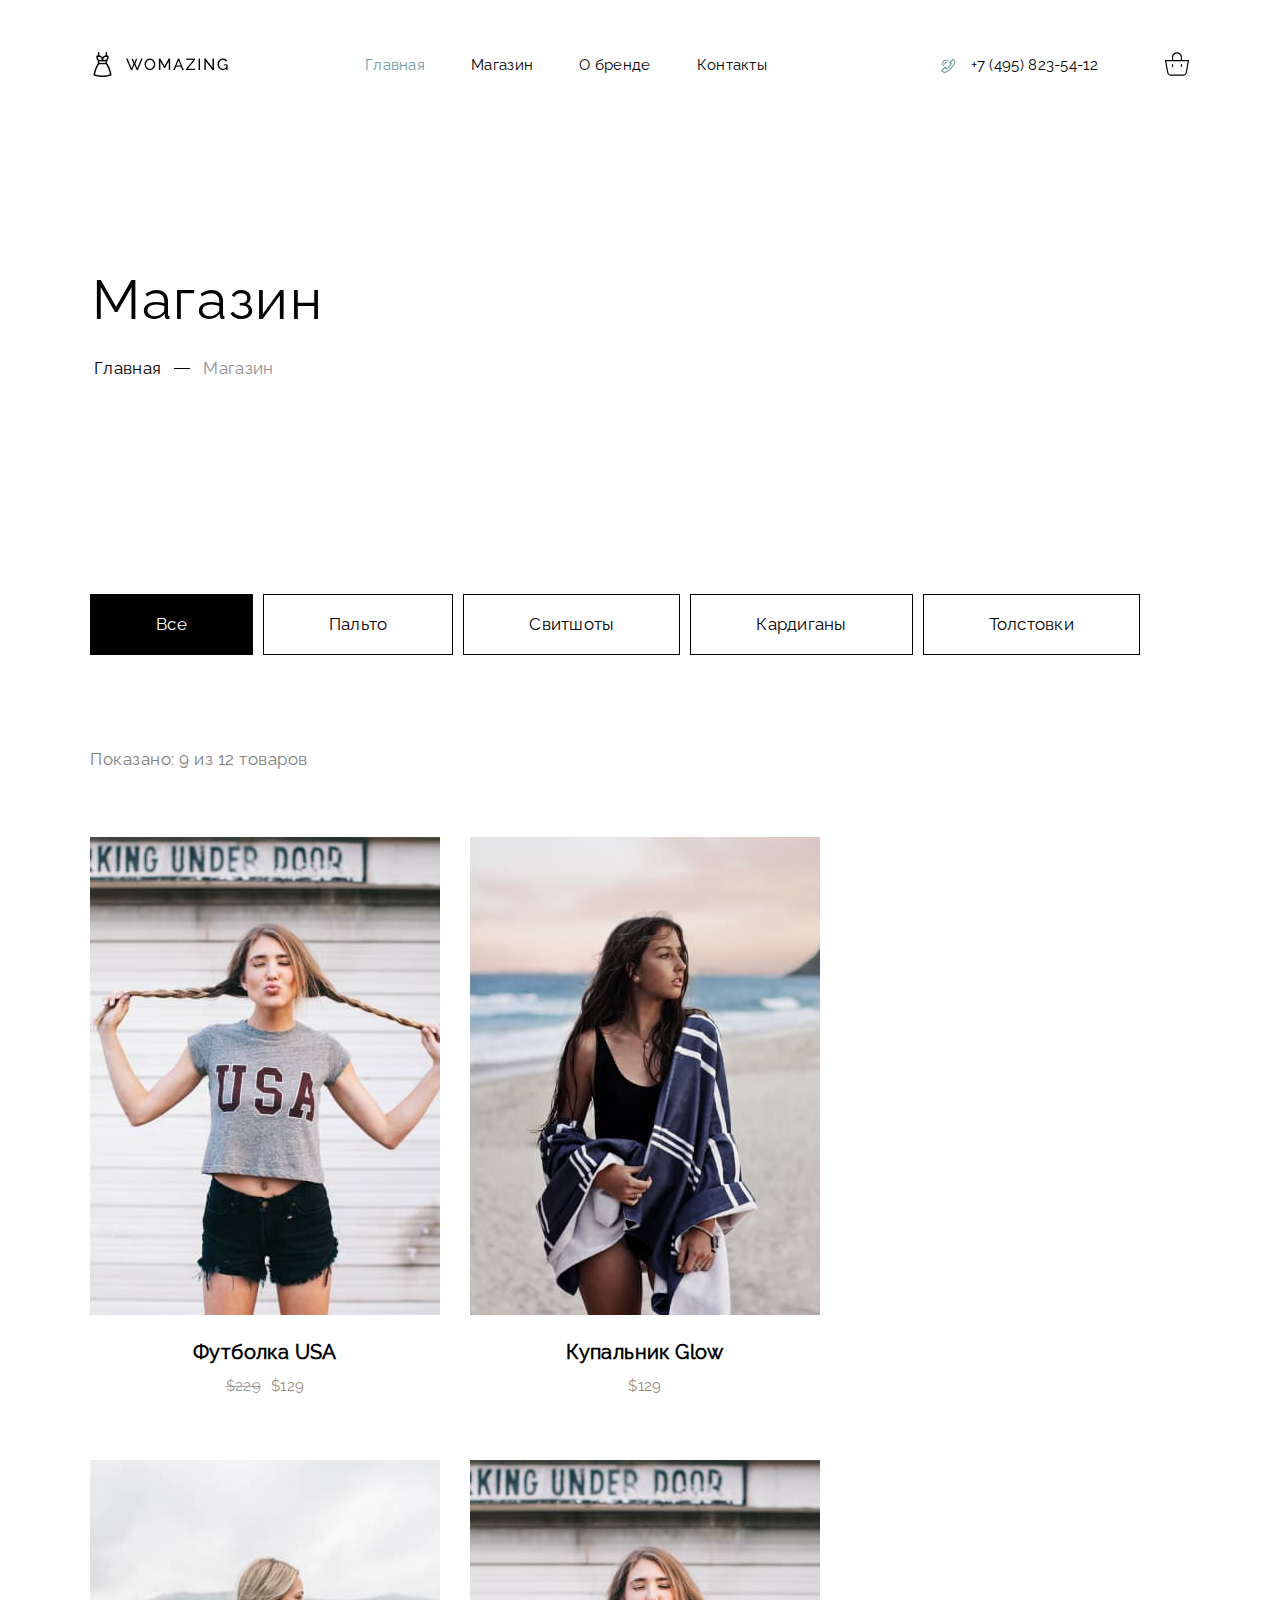
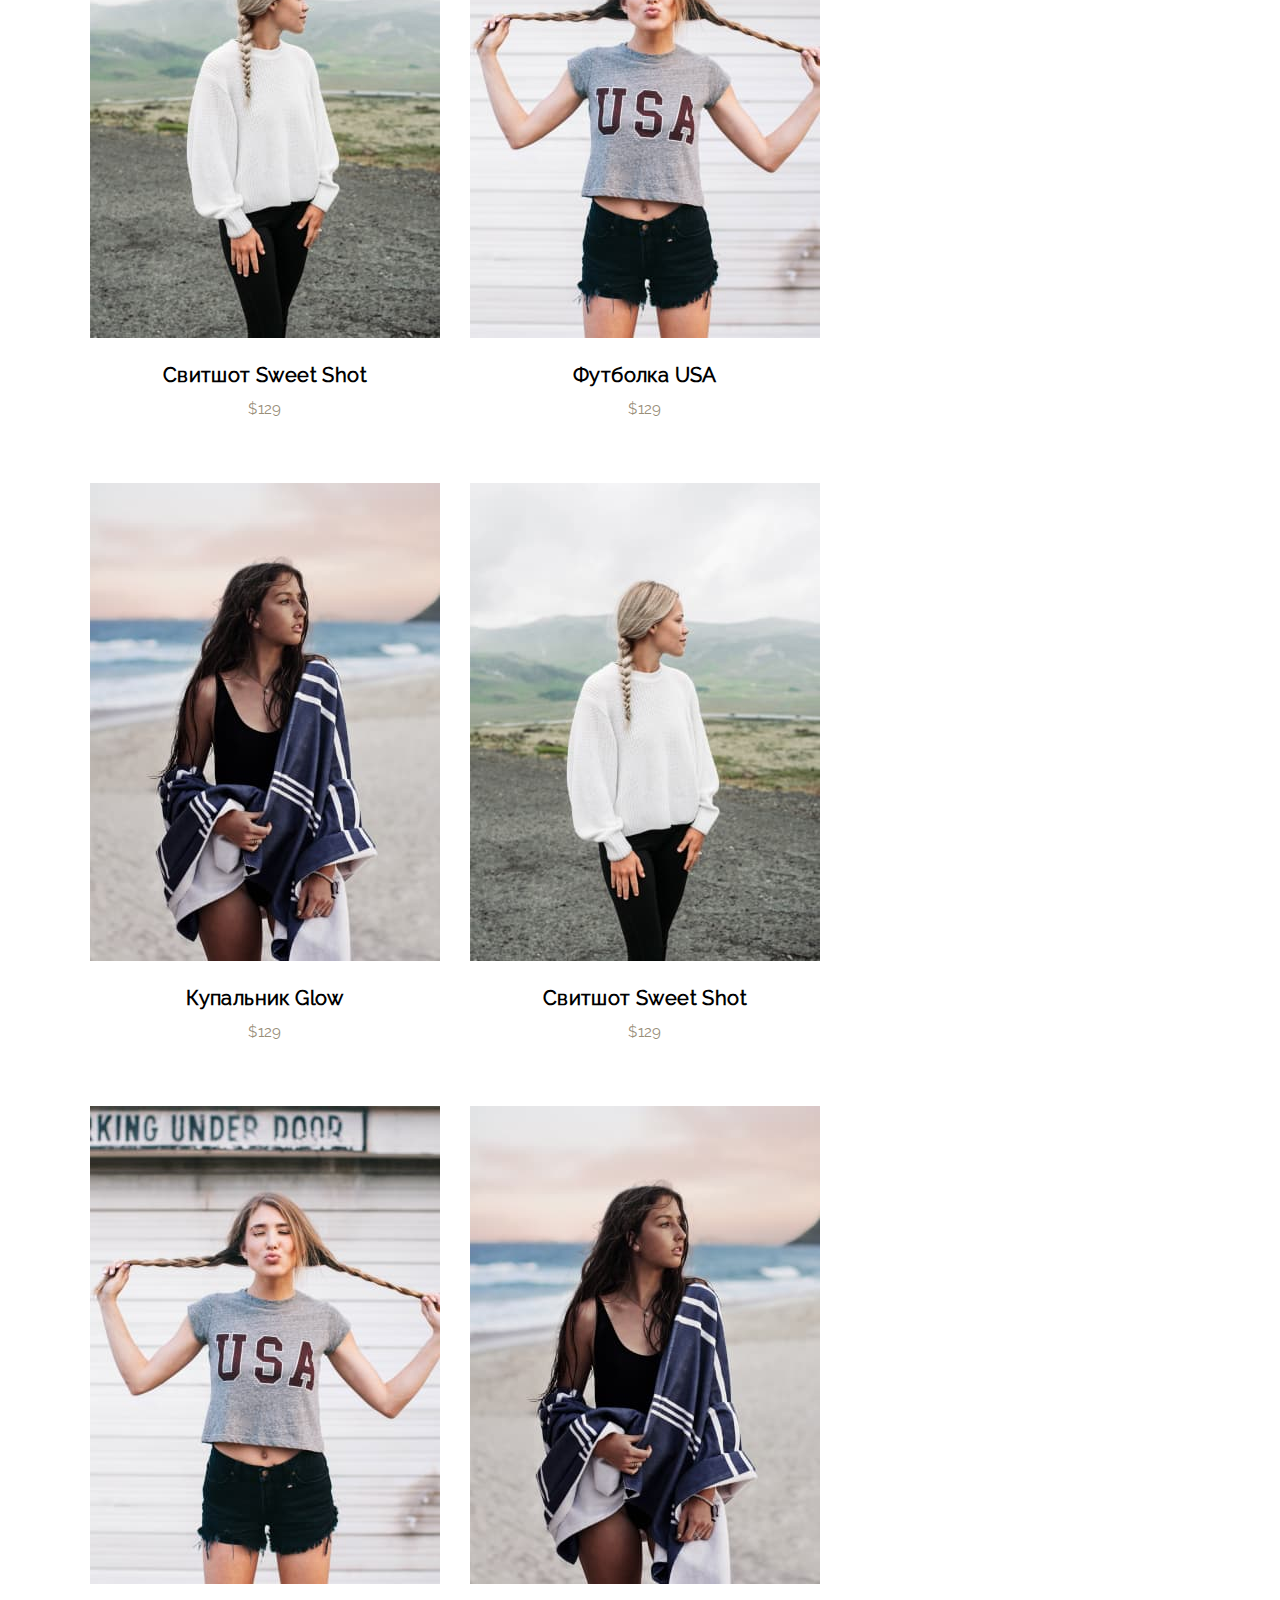
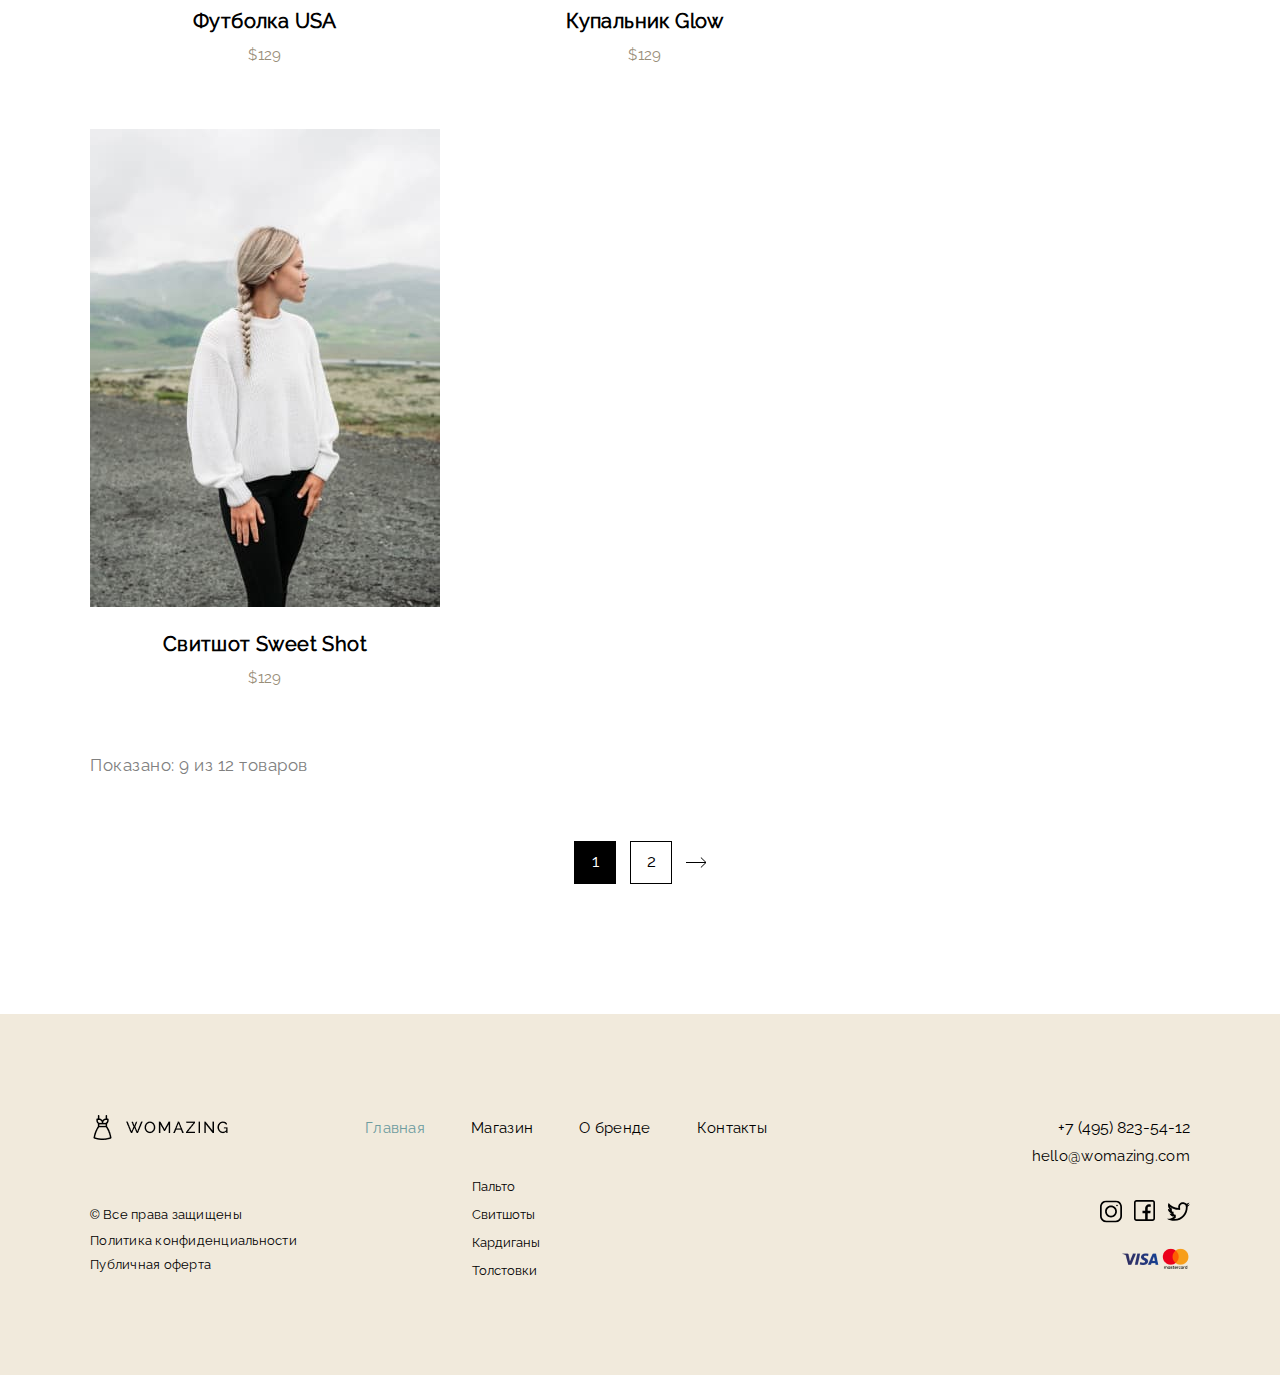
<file: shop.html>
<!DOCTYPE html>
<html lang="en">
  <head>
    <meta charset="UTF-8" />
    <meta http-equiv="X-UA-Compatible" content="IE=edge" />
    <meta name="viewport" content="width=device-width, initial-scale=1.0" />
    <link rel="stylesheet" href="css/shop.min.css" />
    <link
      rel="preload"
      href="font/Raleway-Regular.woff2"
      as="font"
      crossorigin="anonymous"
    />
    <title>Shop</title>
  </head>
  <body class="page">
    <header class="header page__container">
      <img
        src="img/logo.png"
        alt="Логотип женского магазина одежды"
        width="139px"
        height="25px"
      />
      <nav class="nav">
        <button class="button-burger">
        <svg class="menu-burger"  style="fill-rule:evenodd;clip-rule:evenodd;stroke-linejoin:round;stroke-miterlimit:2;" version="1.1" viewBox="0 0 24 24" width="27px" xml:space="preserve" xmlns="http://www.w3.org/2000/svg" xmlns:serif="http://www.serif.com/" xmlns:xlink="http://www.w3.org/1999/xlink"><g id="Icon"><path d="M4,6.75l16,0c0.414,0 0.75,-0.336 0.75,-0.75c0,-0.414 -0.336,-0.75 -0.75,-0.75l-16,0c-0.414,0 -0.75,0.336 -0.75,0.75c0,0.414 0.336,0.75 0.75,0.75Z"/><path d="M4,12.75l16,0c0.414,0 0.75,-0.336 0.75,-0.75c0,-0.414 -0.336,-0.75 -0.75,-0.75l-16,0c-0.414,0 -0.75,0.336 -0.75,0.75c0,0.414 0.336,0.75 0.75,0.75Z"/><path d="M4,18.75l16,0c0.414,0 0.75,-0.336 0.75,-0.75c0,-0.414 -0.336,-0.75 -0.75,-0.75l-16,0c-0.414,0 -0.75,0.336 -0.75,0.75c0,0.414 0.336,0.75 0.75,0.75Z"/></g></svg>
        </button>
        <ul class="site-list">
          <li class="site-list__item">
            <a class="site-list__link site-list__link--active" href="index.html"
              >Главная</a
            >
          </li>
          <li class="site-list__item">
            <a class="site-list__link" href="shop.html">Магазин</a>
          </li>
          <li class="site-list__item">
            <a class="site-list__link" href="brand.html">О бренде</a>
          </li>
          <li class="site-list__item">
            <a class="site-list__link" href="contacts.html">Контакты</a>
          </li>
        </ul>
        <ul class="elem-list">
          <li class="elem-list__item phone">
            <svg class="phone__img" width="27" height="27" viewBox="0 0 27 27" fill="none" xmlns="http://www.w3.org/2000/svg">
              <g clip-path="url(#clip0_21206_425)">
              <path d="M8.25241 7.81643C6.75058 9.31823 6.75058 11.7618 8.25238 13.2636L9.05007 12.4659C7.98816 11.404 7.98814 9.67613 9.0501 8.61417C10.112 7.55224 11.8399 7.55224 12.9018 8.61414L13.6995 7.81646C12.1978 6.31463 9.75418 6.31466 8.25241 7.81643Z" fill="#6E9C9F"/>
              <path d="M9.84127 9.39119C9.2091 10.0234 9.20907 11.052 9.84124 11.6842L10.639 10.8865C10.5458 10.7934 10.4945 10.6695 10.4945 10.5377C10.4945 10.406 10.5458 10.2821 10.639 10.1889C10.7322 10.0958 10.856 10.0444 10.9878 10.0444C11.1195 10.0444 11.2434 10.0958 11.3366 10.1889L12.1343 9.39122C11.5021 8.75902 10.4734 8.75902 9.84127 9.39119Z" fill="#6E9C9F"/>
              <path d="M19.7483 7.43513L17.8551 5.54848L13.9234 9.47367L15.4476 11.0478C15.1921 11.5013 14.6379 12.3699 13.6933 13.3145C12.7487 14.2592 11.8737 14.8197 11.4159 15.0792L9.87261 13.5556L6.00226 17.4029L7.8851 19.2983C8.60485 20.0181 9.69998 20.2046 10.6102 19.7625C11.9992 19.0879 14.0955 17.8431 16.1943 15.7443C18.2931 13.6455 19.5379 11.5492 20.2125 10.1602C20.3723 9.83109 20.45 9.47787 20.45 9.12692C20.45 8.5072 20.2078 7.89464 19.7483 7.43513ZM19.1977 9.66732C18.5609 10.9785 17.3845 12.9587 15.3966 14.9466C13.4087 16.9345 11.4285 18.1109 10.1174 18.7477C9.63935 18.9799 9.06287 18.8806 8.6842 18.5019L7.59746 17.4079L9.87543 15.1436L11.1901 16.4415L11.5419 16.2849C11.5991 16.2595 12.9595 15.6438 14.4912 14.1121C16.0239 12.5795 16.6267 11.2305 16.6515 11.1739L16.8041 10.8268L15.5068 9.48705L17.8559 7.14178L18.9512 8.23327C19.3307 8.6133 19.4298 9.18952 19.1977 9.66732Z" fill="#6E9C9F"/>
              </g>
              <defs>
              <clipPath id="clip0_21206_425">
              <rect width="17" height="17" fill="white" transform="translate(6 3)"/>
              </clipPath>
              </defs>
              </svg>
            <span class="phone__text">+7 (495) 823-54-12</span>
          </li>
          <li class="elem-list__item basket">
            <a href="cart.html"
              >
              <svg class="basket__item" width="24" height="24" viewBox="0 0 24 24" fill="none" xmlns="http://www.w3.org/2000/svg">
                <path d="M23.8454 8.2243C23.7281 8.10906 23.5642 8.05442 23.4012 8.07624H17.0343V5.26295C17.0343 2.4826 14.7804 0.228699 12.0001 0.228699C9.21971 0.228699 6.96582 2.4826 6.96582 5.26295V8.07624H0.598861C0.421164 8.07624 0.243523 8.07624 0.154646 8.2243C0.0352739 8.33902 -0.0201042 8.5051 0.00659291 8.66851L2.22761 20.81C2.53789 22.5037 4.00034 23.7431 5.72199 23.7713H18.278C20.0046 23.7289 21.464 22.4797 21.7724 20.7804L23.9934 8.66851C24.0201 8.5051 23.9648 8.33902 23.8454 8.2243ZM8.1503 5.26295C8.1503 3.13682 9.87388 1.41324 12 1.41324C14.1261 1.41324 15.8497 3.13682 15.8497 5.26295V8.07624H8.1503V5.26295ZM20.5879 20.6323C20.3884 21.7547 19.4179 22.5759 18.278 22.5868H5.72199C4.58212 22.5759 3.61161 21.7547 3.41215 20.6323L1.30959 9.26078H22.6904L20.5879 20.6323Z" fill="black"/>
                <path d="M16.4421 15.0354C16.7692 15.0354 17.0343 14.7702 17.0343 14.4431V12.6663C17.0343 12.3392 16.7692 12.074 16.4421 12.074C16.1149 12.074 15.8498 12.3392 15.8498 12.6663V14.4431C15.8497 14.7702 16.1149 15.0354 16.4421 15.0354Z" fill="black"/>
                <path d="M7.55803 15.0354C7.88514 15.0354 8.1503 14.7702 8.1503 14.4431V12.6663C8.1503 12.3392 7.88514 12.074 7.55803 12.074C7.23092 12.074 6.96576 12.3392 6.96576 12.6663V14.4431C6.96576 14.7702 7.23092 15.0354 7.55803 15.0354Z" fill="black"/>
                </svg>
            </a>
          </li>
        </ul>
      </nav>
    </header>

    <main class="page__container main-shop">
      <h1 class="main-shop__title">Магазин</h1>
      <ul class="main-shop__breadcrumb breadcrumb">
        <li class="breadcrumb__item">
          <a class="breadcrumb__link" href="index.html">Главная</a>
        </li>
        <li class="breadcrumb__item separator"></li>
        <li class="breadcrumb__item">
          <a class="breadcrumb__link breadcrumb__link--active" href=""
            >Магазин</a
          >
        </li>
      </ul>
      <ul class="main-shop__category category">
        <li class="category__item category__item--active">Все</li>
        <li class="category__item">Пальто</li>
        <li class="category__item">Свитшоты</li>
        <li class="category__item">Кардиганы</li>
        <li class="category__item">Толстовки</li>
      </ul>
      <span class="show-element">Показано: 9 из 12 товаров</span>
      <div class="main-shop__card card">
        <article class="item">
          <a class="item__link" href="product.html"
            ><img class="item__img" src="img/collection-1.jpg"
          /></a>
          <h3 class="item__title">Футболка USA</h3>
          <div class="item__price">
            <span class="item__price-discont">$229</span>
            <span class="item__price-prime">$129</span>
          </div>
        </article>
        <article class="item">
          <a class="item__link" href="#"
            ><img class="item__img" src="img/collection-2.jpg"
          /></a>
          <h3 class="item__title">Купальник Glow</h3>
          <div class="item__price">
            <span class="item__price-prime">$129</span>
          </div>
        </article>
        <article class="item">
          <a class="item__link" href="#"
            ><img class="item__img" src="img/collection-3.jpg"
          /></a>
          <h3 class="item__title">Свитшот Sweet Shot</h3>
          <div class="item__price">
            <span class="item__price-prime">$129</span>
          </div>
        </article>
        <article class="item">
          <a class="item__link" href="#"
            ><img class="item__img" src="img/collection-1.jpg"
          /></a>
          <h3 class="item__title">Футболка USA</h3>
          <div class="item__price">
            <span class="item__price-prime">$129</span>
          </div>
        </article>
        <article class="item">
          <a class="item__link" href="#"
            ><img class="item__img" src="img/collection-2.jpg"
          /></a>
          <h3 class="item__title">Купальник Glow</h3>
          <div class="item__price">
            <span class="item__price-prime">$129</span>
          </div>
        </article>
        <article class="item">
          <a class="item__link" href="#"
            ><img class="item__img" src="img/collection-3.jpg"
          /></a>
          <h3 class="item__title">Свитшот Sweet Shot</h3>
          <div class="item__price">
            <span class="item__price-prime">$129</span>
          </div>
        </article>
        <article class="item">
          <a class="item__link" href="#"
            ><img class="item__img" src="img/collection-1.jpg"
          /></a>
          <h3 class="item__title">Футболка USA</h3>
          <div class="item__price">
            <span class="item__price-prime">$129</span>
          </div>
        </article>
        <article class="item">
          <a class="item__link" href="#"
            ><img class="item__img" src="img/collection-2.jpg"
          /></a>
          <h3 class="item__title">Купальник Glow</h3>
          <div class="item__price">
            <span class="item__price-prime">$129</span>
          </div>
        </article>
        <article class="item">
          <a class="item__link" href="#"
            ><img class="item__img" src="img/collection-3.jpg"
          /></a>
          <h3 class="item__title">Свитшот Sweet Shot</h3>
          <div class="item__price">
            <span class="item__price-prime">$129</span>
          </div>
        </article>
      </div>
      <span class="show-element">Показано: 9 из 12 товаров</span>
      <ul class="main-shop__pagination pagination">
        <li class="pagination__item pagination__item--active">1</li>
        <li class="pagination__item">2</li>
        <li class="pagination__arrow-next">
          <svg class="worth__svg" width="21" height="11" viewBox="0 0 21 11" fill="none" xmlns="http://www.w3.org/2000/svg">
            <path d="M-2.18557e-07 5.5L20 5.5M20 5.5L14.8649 10.5M20 5.5L14.8649 0.499999" stroke="black"/>
            </svg>
            
        </li>
      </ul>
    </main>

    <footer class="footer">
      <div class="footer__navigation page__container">
        <img
          class="footer__logo"
          src="img/logo.png"
          alt="Логотип женского магазина одежды"
          width="139px"
          height="25px"
        />
        <nav class="nav footer__nav">
          <button class="button-burger">
            <svg class="menu-burger"  style="fill-rule:evenodd;clip-rule:evenodd;stroke-linejoin:round;stroke-miterlimit:2;" version="1.1" viewBox="0 0 24 24" width="27px" xml:space="preserve" xmlns="http://www.w3.org/2000/svg" xmlns:serif="http://www.serif.com/" xmlns:xlink="http://www.w3.org/1999/xlink"><g id="Icon"><path d="M4,6.75l16,0c0.414,0 0.75,-0.336 0.75,-0.75c0,-0.414 -0.336,-0.75 -0.75,-0.75l-16,0c-0.414,0 -0.75,0.336 -0.75,0.75c0,0.414 0.336,0.75 0.75,0.75Z"/><path d="M4,12.75l16,0c0.414,0 0.75,-0.336 0.75,-0.75c0,-0.414 -0.336,-0.75 -0.75,-0.75l-16,0c-0.414,0 -0.75,0.336 -0.75,0.75c0,0.414 0.336,0.75 0.75,0.75Z"/><path d="M4,18.75l16,0c0.414,0 0.75,-0.336 0.75,-0.75c0,-0.414 -0.336,-0.75 -0.75,-0.75l-16,0c-0.414,0 -0.75,0.336 -0.75,0.75c0,0.414 0.336,0.75 0.75,0.75Z"/></g></svg>
          </button>
          <ul class="site-list">
            <li class="site-list__item">
              <a
                class="site-list__link site-list__link--active"
                href="index.html"
                >Главная</a
              >
            </li>
            <li class="site-list__item">
              <a class="site-list__link" href="shop.html">Магазин</a>
            </li>
            <li class="site-list__item">
              <a class="site-list__link" href="brand.html">О бренде</a>
            </li>
            <li class="site-list__item">
              <a class="site-list__link" href="contact.html">Контакты</a>
            </li>
          </ul>
          <ul class="elem-contacts">
            <li class="elem-contacts__item">
              <span class="phone-number__text">+7 (495) 823-54-12</span>
            </li>
            <li class="elem-contacts__item footer__email">
              hello@womazing.com
            </li>
          </ul>
        </nav>
      </div>
      <div class="footer__others page__container">
        <ul class="copyright">
          <li class="copyright__item copyright__link">
            &copy; Все права защищены
          </li>
          <li class="copyright__item">
            <a class="copyright__link" href="">Политика конфиденциальности</a>
          </li>
          <li class="copyright__item">
            <a class="copyright__link" href="">Публичная оферта</a>
          </li>
        </ul>
        <nav class="nav other">
          <ul class="other-list">
            <li class="other-list__item">
              <a class="other-list__link" href="#">Пальто</a>
            </li>
            <li class="other-list__item">
              <a class="other-list__link" href="#">Свитшоты</a>
            </li>
            <li class="other-list__item">
              <a class="other-list__link" href="#">Кардиганы</a>
            </li>
            <li class="other-list__item">
              <a class="other-list__link" href="#">Толстовки</a>
            </li>
          </ul>
          <ul class="footer-icon">
            <li class="footer-icon__item">
              <a class="footer-icon__link" href="#"
                >
                <svg class="footer-icon__link" width="22" height="23" viewBox="0 0 22 23" fill="none" xmlns="http://www.w3.org/2000/svg">
                  <g clip-path="url(#clip0_4_278)">
                  <path d="M15.6094 0.5H6.39066C2.86683 0.5 0 3.36683 0 6.89066V16.1093C0 19.6332 2.86683 22.5 6.39066 22.5H15.6093C19.1332 22.5 22 19.6332 22 16.1094V6.89066C22 3.36683 19.1332 0.5 15.6094 0.5ZM20.2812 16.1093C20.2812 18.6854 18.1854 20.7812 15.6094 20.7812H6.39066C3.81455 20.7812 1.71875 18.6854 1.71875 16.1094V6.89066C1.71875 4.31455 3.81455 2.21875 6.39066 2.21875H15.6093C18.1854 2.21875 20.2812 4.31455 20.2812 6.89066V16.1093Z" fill="black"/>
                  <path d="M11 5.57031C7.73034 5.57031 5.07031 8.23034 5.07031 11.5C5.07031 14.7697 7.73034 17.4297 11 17.4297C14.2697 17.4297 16.9297 14.7697 16.9297 11.5C16.9297 8.23034 14.2697 5.57031 11 5.57031ZM11 15.7109C8.6781 15.7109 6.78906 13.8219 6.78906 11.5C6.78906 9.1781 8.6781 7.28906 11 7.28906C13.3219 7.28906 15.2109 9.1781 15.2109 11.5C15.2109 13.8219 13.3219 15.7109 11 15.7109Z" fill="black"/>
                  <path d="M17.0156 6.34375C17.4902 6.34375 17.875 5.95899 17.875 5.48438C17.875 5.00976 17.4902 4.625 17.0156 4.625C16.541 4.625 16.1562 5.00976 16.1562 5.48438C16.1562 5.95899 16.541 6.34375 17.0156 6.34375Z" fill="black"/>
                  </g>
                  <defs>
                  <clipPath id="clip0_4_278">
                  <rect width="22" height="22" fill="white" transform="translate(0 0.5)"/>
                  </clipPath>
                  </defs>
                  </svg>
              </a>
            </li>
            <li class="footer-icon__item">
              <a class="footer-icon__link" href="#"
                >
                <svg class="footer-icon__link--facebook" width="21" height="21" viewBox="0 0 21 21" fill="none" xmlns="http://www.w3.org/2000/svg">
                  <g clip-path="url(#clip0_4_303)">
                  <path d="M18.5391 0H2.46094C1.1039 0 0 1.1039 0 2.46094V18.5391C0 19.8961 1.1039 21 2.46094 21H18.5391C19.8961 21 21 19.8961 21 18.5391V2.46094C21 1.1039 19.8961 0 18.5391 0ZM19.3594 18.5391C19.3594 18.9914 18.9914 19.3594 18.5391 19.3594H13.6992V13.3711H16.3253L16.6314 10.8281H13.6992V8.08008C13.6992 7.37865 14.2283 6.84961 14.9297 6.84961H16.7754V4.4707C16.2896 4.40213 15.3525 4.30664 14.9297 4.30664C13.973 4.30664 13.0141 4.71023 12.2989 5.41374C11.5621 6.13857 11.1562 7.08801 11.1562 8.08729V10.8281H8.49023V13.3711H11.1562V19.3594H2.46094C2.00864 19.3594 1.64062 18.9914 1.64062 18.5391V2.46094C1.64062 2.00864 2.00864 1.64062 2.46094 1.64062H18.5391C18.9914 1.64062 19.3594 2.00864 19.3594 2.46094V18.5391Z" fill="black"/>
                  </g>
                  <defs>
                  <clipPath id="clip0_4_303">
                  <rect width="21" height="21" fill="white"/>
                  </clipPath>
                  </defs>
                  </svg>
              </a>
            </li>
            <li class="footer-icon__item">
              <a class="footer-icon__link" href="#"
                >
                <svg class="footer-icon__link--twitter" width="23" height="23" viewBox="0 0 23 23" fill="none" xmlns="http://www.w3.org/2000/svg">
                  <path d="M20.2712 5.16525L20.2598 5.12109C21.2343 4.53688 22.0211 3.5738 22.3711 2.4707C21.4584 3.01367 20.3904 3.42561 19.3164 3.63867C18.4552 2.7211 17.3061 2.15625 15.9473 2.15625C13.3429 2.15625 11.1855 4.26475 11.1855 6.87305C11.1855 7.24419 11.238 7.60752 11.3203 7.95117V7.99609C7.43875 7.77436 3.92429 5.80031 1.61719 2.96484C1.21231 3.66248 0.988281 4.65939 0.988281 5.52539C0.988281 6.87305 1.78852 8.67805 3.05469 9.52344V9.61328C2.29865 9.58278 1.52429 9.06195 0.898438 8.71484C0.898438 8.73546 0.92584 8.76026 0.92584 8.78088C0.92584 11.0696 2.6034 13.0436 4.76172 13.4766C4.38559 13.5761 3.85582 13.6562 3.45898 13.6562C3.15361 13.6562 2.84877 13.5765 2.56055 13.5215C3.16102 15.3978 4.89648 16.6211 6.96289 16.6211V16.666C5.35446 17.913 3.31577 18.7773 1.12305 18.7773C0.742154 18.7773 0.269531 18.7324 0 18.6875C2.08622 20.0277 4.56631 20.8438 7.23242 20.8438C15.9102 20.8438 20.6641 13.7012 20.6641 7.45703V6.82812C21.5871 6.16144 22.3686 5.26098 23 4.3125C23 4.3125 21.3439 5.09724 20.2712 5.16525ZM18.8672 7.45703C18.8672 8.80523 18.6031 10.221 18.1035 11.5512C17.5785 12.9492 16.8227 14.2107 15.8574 15.3005C14.3434 17.0096 11.6181 19.0469 7.23242 19.0469C7.10354 19.0469 6.97488 19.0446 6.84623 19.0402C7.26966 18.7945 7.67661 18.5211 8.06384 18.2209L8.75977 17.6814V16.8008V16.6211V14.8242L8.0195 14.816C7.21005 14.807 6.55859 14.1483 6.55859 13.3388V11.8696L5.58689 11.6502C5.1569 11.5531 4.85156 11.1711 4.85156 10.7303V9.61328V9.47852L4.8291 8.5626L4.02999 8.02907C3.6849 7.73874 3.37215 7.32406 3.14934 6.87529C5.50724 8.59481 8.30758 9.62379 11.2178 9.79005L13.1172 9.89854V7.99609V7.95117V7.73892L13.0677 7.5325C13.0111 7.29626 12.9824 7.07439 12.9824 6.87305C12.9824 6.09931 13.2911 5.3687 13.8517 4.81576C14.4156 4.25949 15.1598 3.95312 15.9473 3.95312C16.7434 3.95312 17.4362 4.26106 18.0063 4.86841L18.4647 5.35684L18.5202 5.57112L18.5316 5.61528L18.8672 6.91262V7.45703Z" fill="black"/>
                  </svg>
              </a>
            </li>
            <li class="footer-icon__item footer-icon__item--visa"></li>
          </ul>
        </nav>
      </div>
    </footer>
  </body>
</html>
</file>
<file: css/home.min.css>
@font-face{font-family:raleway;font-display:swap;src:url(../font/Raleway-Regular.woff2) format("woff2"),url(../font/Raleway-Regular.woff) format("woff")}.page{display:flex;flex-direction:column;box-sizing:border-box;height:100vh;margin:0;padding-top:49px;font-family:raleway,sans-serif}.page__container{max-width:1110px;width:100%;margin:0 auto;padding-right:5px;padding-left:5px}.header{display:flex;align-items:center;justify-content:space-between}.button-burger{display:none}.nav{display:flex;align-items:center;justify-content:space-between;max-width:825px;width:100%}.site-list{display:flex;gap:46px;margin-top:0;margin-bottom:0;padding-left:0}.site-list__item{list-style:none}.site-list__link{color:#000;font-size:15px;letter-spacing:.02em;text-decoration:none}.site-list__link--active{color:#6e9c9f}.elem-list{display:flex;gap:67px;align-items:center;margin-top:0;margin-bottom:0;padding-left:0}.elem-list__item{list-style:none}.phone{display:flex;gap:9px;align-items:center;transition:.5s ease}.phone__img{padding-top:3px;cursor:pointer;transition:.5s ease}.phone__img:hover{background-color:#6e9c9f;transition:.5s ease;stroke:#fff}.phone__text{font-size:15px;letter-spacing:.02em}.basket{padding-top:3px;padding-right:1px}.basket__item{cursor:pointer}.visually-hidden{position:absolute;width:1px;height:1px;margin:-1px;padding:0;overflow:hidden;white-space:nowrap;border:0;clip:rect(0 0 0 0);clip-path:inset(100%)}@media screen and (max-width:1325px){.page__container{box-sizing:border-box}}@media screen and (max-width:1024px){.button-burger{display:flex;background:0 0;border:0}.nav{max-width:75%}.site-list{display:none}}@media screen and (max-width:768px){.page__container{box-sizing:border-box}}@media screen and (max-width:480px){.page{padding-top:20px}.header{flex-direction:column}.nav{max-width:100%}}.footer{margin-top:auto;padding-top:104px;padding-bottom:97px;background-color:#f1eadc}.footer__logo{position:relative;bottom:3px}.footer__navigation{display:flex;justify-content:space-between}.footer__nav,.footer__navigation{align-items:flex-start}.elem-contacts{margin-top:0;margin-bottom:0;padding-left:0;text-align:end}.elem-contacts__item{list-style:none}.footer__email{margin-top:9px;font-size:15px;line-height:140%;letter-spacing:.02em}.footer__others{display:flex;align-items:flex-end;justify-content:space-between;margin-top:9px}.other{max-width:718px}.copyright{display:flex;flex-direction:column;gap:6px;margin-top:0;margin-bottom:6px;padding-left:0}.copyright__item{height:18px;list-style:none}.copyright__link{color:#000;font-size:13px;line-height:140%;letter-spacing:.02em;text-decoration:none}.other-list{display:flex;flex-direction:column;gap:10px;margin-top:0;margin-bottom:0;padding-left:0}.other-list__item{height:18px;list-style:none}.other-list__link{color:#000;font-size:13px;text-decoration:none}.footer-icon{display:flex;flex-wrap:wrap;justify-content:flex-end;max-width:90px;width:100%;margin-top:16px;margin-bottom:0;padding-left:0;column-gap:12px;row-gap:26px}.footer-icon__item{height:22px;list-style:none}.footer-icon__item--visa{width:68px;height:22px;background-image:url(../img/visa-mastercard.png)}@media screen and (max-width:1024px){.footer__logo{bottom:0}.copyright__item{height:100%}}@media screen and (max-width:480px){.footer{padding-top:15px;padding-bottom:15px}.footer__navigation{flex-direction:column;align-items:center;row-gap:10px}.footer__others{flex-direction:column-reverse;align-items:flex-start;row-gap:10px}}.main-content__info{margin-top:40px}.info{display:flex}.info__slider{max-width:700px;width:100%;margin-top:145px}.slider{display:flex;flex-direction:column}.slider-wrapper{max-width:385px;width:100%}.slider__item{display:none}.slider__item--active{display:block}.slider__title{margin-top:0;margin-bottom:0;font-weight:500;font-size:55px;line-height:110%;letter-spacing:.02em}.slider__text{margin-top:45px;margin-bottom:52px;font-size:20px;line-height:140%;letter-spacing:.02em;text-align:right}.button,.button-shop{display:flex;align-items:center;justify-content:flex-end}.button-shop{justify-content:center;box-sizing:border-box;width:243px;height:67px;color:#fff;font-size:17px;letter-spacing:.02em;text-decoration:none;background:#6e9c9f;cursor:pointer;transition:.5s ease}.button-shop--active:hover{background-color:#509498;transition:.5s ease}.dots{display:flex;gap:12px;justify-content:flex-end;margin-top:auto;margin-bottom:5px;padding:0}.dots__item{width:30px;height:4px;list-style:none;background:#d1d1d1}.dots__item--active{background-color:#000}.girl-img{position:relative}.girl-img__1{position:absolute;bottom:-54px;left:-130px;z-index:1}.girl-img__main{max-width:410px;width:100%}.girl-img__3{position:absolute;top:123px;right:-105px}.background-for-img{position:absolute;top:0;right:0;z-index:-1;width:44%;height:826px;background:#f1eadc}.collection{margin-top:187px}.title-h2{margin-top:0;margin-bottom:0;font-weight:500;font-size:40px;line-height:110%;letter-spacing:.02em}.collection__wrapper{margin-top:92px;margin-bottom:65px}.card{display:flex;gap:30px}.item{display:flex;flex-direction:column;align-items:center}.item__img{width:100%}.item__title{margin-top:19px;margin-bottom:7px;font-size:20px;line-height:140%;letter-spacing:.02em}.item__price{display:flex;gap:10px;font-size:15px;line-height:140%}.item__link{max-width:350px;width:100%}.item__price-prime{color:#998e78}.item__price-discont{color:#9c9c9c;text-decoration-line:line-through}.collection__button{margin:0 auto}.button-shop--white{color:#6e9c9f;background-color:#fff;border:1px solid #6e9c9f;transition:.5s ease}.button-shop--white:hover{color:#fff;background-color:#6e9c9f}.quality{margin-top:130px}.quality__worth{margin-top:92px}.worth{display:flex;gap:75px}.worth__item{max-width:305px;width:100%}.worth__text,.worth__title{margin-top:33px;margin-bottom:31px;font-weight:500;font-size:25px;letter-spacing:.02em}.worth__text{min-height:115px;margin-top:0;margin-bottom:0;font-size:17px;line-height:140%}.dream-team{display:flex;flex-direction:column;justify-content:center;min-height:883px}.dream-team__wrapper{position:relative;display:flex;align-items:center;justify-content:space-between;margin-top:92px}.team-slider{position:relative;display:flex;margin-top:0;margin-bottom:0;padding-left:0}.team-slider__arrow{position:absolute;width:28px;height:14px;list-style:none}.team-slider__item{display:none;max-width:729px;width:100%;list-style:none}.dream-team__dots{position:absolute;bottom:61px;left:28%}.team-slider__arrow--back{top:225px;left:-61px;background-image:url(../img/back-arrow.svg)}.team-slider__arrow--next{top:225px;right:-59px;background-image:url(../img/next-arrow.svg)}.team-slider__item--active{display:block}.brand-team{max-width:255px;width:100%;min-height:331px;letter-spacing:.02em}.brand-team__title{margin-top:0;margin-bottom:0;font-weight:500;font-size:25px}.brand-team__text{margin-top:33px;margin-bottom:31px;font-weight:500;font-size:17px;line-height:140%}.brand-team__details{color:#6e9c9f;font-weight:500;font-size:17px;text-decoration:none}.dots__item--active-white{background-color:#fff}@media screen and (max-width:1325px){.info{flex-direction:column-reverse;align-items:center}.girl-img{max-width:410px}.girl-img,.girl-img__main{width:100%}.slider__text{text-align:start}.slider-wrapper{max-width:100%}.slider__title{text-align:start}.button,.dots{justify-content:center}.dots{margin-top:30px}.collection{margin-top:50px}.title-h2{text-align:center}.collection__wrapper{flex-wrap:wrap;justify-content:space-evenly}.quality{margin-top:60px}.worth{flex-wrap:wrap;gap:20px;justify-content:space-between;width:80%;margin-right:auto;margin-left:auto}.dream-team{margin-top:30px}.dream-team__wrapper{flex-direction:column;max-width:729px;width:100%;margin-top:50px;margin-right:auto;margin-left:auto;row-gap:20px}.brand-team{max-width:100%}.dream-team__dots{top:48%;left:44%}}@media screen and (max-width:1024px){.background-for-img{display:none}.button-burger{display:flex;background:0 0;border:0}.team-slider{justify-content:center}.team-slider__item{max-width:90%}.team-slider__img{width:100%}.team-slider__arrow--back{top:50%;left:-2%}.team-slider__arrow--next{top:50%;right:-2%}.copyright__item{height:100%}}@media screen and (max-width:768px){.worth{justify-content:center}.team-slider__item{max-width:100%}.team-slider{max-width:450px;width:100%}.team-slider__arrow--next{right:-8%}.team-slider__arrow--back{left:-8%}.girl-img__1,.girl-img__3{display:none}.info__slider{margin-top:30px}.dream-team__dots{top:38%;left:42%}}@media screen and (max-width:480px){.slider__title,.title-h2{font-size:36px}.brand-team__text,.slider__text,.worth__text{font-size:16px}.item__title{font-size:18px}.brand-team__title,.worth__title{font-size:21px}.team-slider{max-width:300px}.team-slider__arrow--next{right:-10%}.team-slider__arrow--back{left:-10%}.dream-team__dots{top:27%;left:42%}.dots__item{width:20px}}@media screen and (max-width:360px){.team-slider__arrow--back,.team-slider__arrow--next{display:none}}
</file>
<file: css/brand.min.css>
@font-face{font-family:raleway;font-display:swap;src:url(../font/Raleway-Regular.woff2) format("woff2"),url(../font/Raleway-Regular.woff) format("woff")}.page{display:flex;flex-direction:column;box-sizing:border-box;height:100vh;margin:0;padding-top:49px;font-family:raleway,sans-serif}.page__container{max-width:1110px;width:100%;margin:0 auto;padding-right:5px;padding-left:5px}.header{display:flex;align-items:center;justify-content:space-between}.button-burger{display:none}.nav{display:flex;align-items:center;justify-content:space-between;max-width:825px;width:100%}.site-list{display:flex;gap:46px;margin-top:0;margin-bottom:0;padding-left:0}.site-list__item{list-style:none}.site-list__link{color:#000;font-size:15px;letter-spacing:.02em;text-decoration:none}.site-list__link--active{color:#6e9c9f}.elem-list{display:flex;gap:67px;align-items:center;margin-top:0;margin-bottom:0;padding-left:0}.elem-list__item{list-style:none}.phone{display:flex;gap:9px;align-items:center;transition:.5s ease}.phone__img{padding-top:3px;cursor:pointer;transition:.5s ease}.phone__img:hover{background-color:#6e9c9f;transition:.5s ease;stroke:#fff}.phone__text{font-size:15px;letter-spacing:.02em}.basket{padding-top:3px;padding-right:1px}.basket__item{cursor:pointer}.visually-hidden{position:absolute;width:1px;height:1px;margin:-1px;padding:0;overflow:hidden;white-space:nowrap;border:0;clip:rect(0 0 0 0);clip-path:inset(100%)}@media screen and (max-width:1325px){.page__container{box-sizing:border-box}}@media screen and (max-width:1024px){.button-burger{display:flex;background:0 0;border:0}.nav{max-width:75%}.site-list{display:none}}@media screen and (max-width:768px){.page__container{box-sizing:border-box}}@media screen and (max-width:480px){.page{padding-top:20px}.header{flex-direction:column}.nav{max-width:100%}}.footer{margin-top:auto;padding-top:104px;padding-bottom:97px;background-color:#f1eadc}.footer__logo{position:relative;bottom:3px}.footer__navigation{display:flex;justify-content:space-between}.footer__nav,.footer__navigation{align-items:flex-start}.elem-contacts{margin-top:0;margin-bottom:0;padding-left:0;text-align:end}.elem-contacts__item{list-style:none}.footer__email{margin-top:9px;font-size:15px;line-height:140%;letter-spacing:.02em}.footer__others{display:flex;align-items:flex-end;justify-content:space-between;margin-top:9px}.other{max-width:718px}.copyright{display:flex;flex-direction:column;gap:6px;margin-top:0;margin-bottom:6px;padding-left:0}.copyright__item{height:18px;list-style:none}.copyright__link{color:#000;font-size:13px;line-height:140%;letter-spacing:.02em;text-decoration:none}.other-list{display:flex;flex-direction:column;gap:10px;margin-top:0;margin-bottom:0;padding-left:0}.other-list__item{height:18px;list-style:none}.other-list__link{color:#000;font-size:13px;text-decoration:none}.footer-icon{display:flex;flex-wrap:wrap;justify-content:flex-end;max-width:90px;width:100%;margin-top:16px;margin-bottom:0;padding-left:0;column-gap:12px;row-gap:26px}.footer-icon__item{height:22px;list-style:none}.footer-icon__item--visa{width:68px;height:22px;background-image:url(../img/visa-mastercard.png)}@media screen and (max-width:1024px){.footer__logo{bottom:0}.copyright__item{height:100%}}@media screen and (max-width:480px){.footer{padding-top:15px;padding-bottom:15px}.footer__navigation{flex-direction:column;align-items:center;row-gap:10px}.footer__others{flex-direction:column-reverse;align-items:flex-start;row-gap:10px}}.brand{padding-top:190px;padding-bottom:133px}.brand__title{margin-top:0;margin-bottom:0;padding-left:2px;font-weight:500;font-size:55px;line-height:110%;letter-spacing:.02em}.brand__breadcrumb{margin-top:26px;margin-bottom:214px;padding-left:4px}.brand__item-top{margin-bottom:130px}.brand__button-shop{display:flex;align-items:center;justify-content:center;max-width:260px;height:68px;margin-top:130px;margin-right:auto;margin-left:auto;color:#fff;line-height:138.9%;letter-spacing:.04em;text-decoration:none;background:#6e9c9f;cursor:pointer;transition:.5s ease}.brand__button-shop:hover{background-color:#509498}.brand__item-bottom{gap:0;justify-content:space-between}.button-shop--active:hover{background-color:#509498;transition:.5s ease}.breadcrumb{display:flex;align-items:center;column-gap:13px}.breadcrumb__item{color:#000;font-weight:500;font-size:17px;line-height:140%;letter-spacing:.02em;list-style:none}.breadcrumb__link{color:#000;text-decoration:none}.separator{width:16px;height:1px;background-color:#000}.breadcrumb__link--active{color:#919191}.item-brand{display:flex;align-items:center;column-gap:94px}.item-brand__text-box{max-width:542px;width:100%}.item-brand__title{margin-top:0;margin-bottom:46px;font-weight:500;font-size:25px;line-height:140%;letter-spacing:.02em}.item-brand__text{font-size:17px;line-height:140%;letter-spacing:.024em}.item-brand__img{max-width:442px;width:100%;max-height:547px;height:100%}.text-first,.text-two{margin-top:0;margin-bottom:26px}.text-two{margin-bottom:0}.img-bottom{margin-right:3px}@media screen and (max-width:1024px){.brand{padding-top:85px;padding-bottom:60px}.brand__breadcrumb{margin-top:26px;margin-bottom:100px;padding-left:4px}.brand__item-bottom{justify-content:flex-start;column-gap:15px}.item-brand{column-gap:15px}}@media screen and (max-width:768px){.brand{padding-top:50px;padding-bottom:30px}.item-brand{flex-wrap:wrap;row-gap:20px;justify-content:center}.item-brand__title{text-align:center}.brand__item-top{margin-bottom:40px}.brand__item-bottom{flex-direction:column-reverse}.brand__button-shop{margin-top:60px}}@media screen and (max-width:480px){.brand__title{font-size:36px}.brand__breadcrumb{margin-bottom:30px}.item-brand__title{margin-bottom:10px}}
</file>
<file: css/cart.min.css>
@font-face{font-family:raleway;font-display:swap;src:url(../font/Raleway-Regular.woff2) format("woff2"),url(../font/Raleway-Regular.woff) format("woff")}.page{display:flex;flex-direction:column;box-sizing:border-box;height:100vh;margin:0;padding-top:49px;font-family:raleway,sans-serif}.page__container{max-width:1110px;width:100%;margin:0 auto;padding-right:5px;padding-left:5px}.header{display:flex;align-items:center;justify-content:space-between}.button-burger{display:none}.nav{display:flex;align-items:center;justify-content:space-between;max-width:825px;width:100%}.site-list{display:flex;gap:46px;margin-top:0;margin-bottom:0;padding-left:0}.site-list__item{list-style:none}.site-list__link{color:#000;font-size:15px;letter-spacing:.02em;text-decoration:none}.site-list__link--active{color:#6e9c9f}.elem-list{display:flex;gap:67px;align-items:center;margin-top:0;margin-bottom:0;padding-left:0}.elem-list__item{list-style:none}.phone{display:flex;gap:9px;align-items:center;transition:.5s ease}.phone__img{padding-top:3px;cursor:pointer;transition:.5s ease}.phone__img:hover{background-color:#6e9c9f;transition:.5s ease;stroke:#fff}.phone__text{font-size:15px;letter-spacing:.02em}.basket{padding-top:3px;padding-right:1px}.basket__item{cursor:pointer}.visually-hidden{position:absolute;width:1px;height:1px;margin:-1px;padding:0;overflow:hidden;white-space:nowrap;border:0;clip:rect(0 0 0 0);clip-path:inset(100%)}@media screen and (max-width:1325px){.page__container{box-sizing:border-box}}@media screen and (max-width:1024px){.button-burger{display:flex;background:0 0;border:0}.nav{max-width:75%}.site-list{display:none}}@media screen and (max-width:768px){.page__container{box-sizing:border-box}}@media screen and (max-width:480px){.page{padding-top:20px}.header{flex-direction:column}.nav{max-width:100%}}.footer{margin-top:auto;padding-top:104px;padding-bottom:97px;background-color:#f1eadc}.footer__logo{position:relative;bottom:3px}.footer__navigation{display:flex;justify-content:space-between}.footer__nav,.footer__navigation{align-items:flex-start}.elem-contacts{margin-top:0;margin-bottom:0;padding-left:0;text-align:end}.elem-contacts__item{list-style:none}.footer__email{margin-top:9px;font-size:15px;line-height:140%;letter-spacing:.02em}.footer__others{display:flex;align-items:flex-end;justify-content:space-between;margin-top:9px}.other{max-width:718px}.copyright{display:flex;flex-direction:column;gap:6px;margin-top:0;margin-bottom:6px;padding-left:0}.copyright__item{height:18px;list-style:none}.copyright__link{color:#000;font-size:13px;line-height:140%;letter-spacing:.02em;text-decoration:none}.other-list{display:flex;flex-direction:column;gap:10px;margin-top:0;margin-bottom:0;padding-left:0}.other-list__item{height:18px;list-style:none}.other-list__link{color:#000;font-size:13px;text-decoration:none}.footer-icon{display:flex;flex-wrap:wrap;justify-content:flex-end;max-width:90px;width:100%;margin-top:16px;margin-bottom:0;padding-left:0;column-gap:12px;row-gap:26px}.footer-icon__item{height:22px;list-style:none}.footer-icon__item--visa{width:68px;height:22px;background-image:url(../img/visa-mastercard.png)}@media screen and (max-width:1024px){.footer__logo{bottom:0}.copyright__item{height:100%}}@media screen and (max-width:480px){.footer{padding-top:15px;padding-bottom:15px}.footer__navigation{flex-direction:column;align-items:center;row-gap:10px}.footer__others{flex-direction:column-reverse;align-items:flex-start;row-gap:10px}}.cart{padding-top:194px;padding-bottom:130px}.cart__title{padding-left:2px;font-weight:500;font-size:55px;line-height:110%;letter-spacing:.04em;margin-top:0;margin-bottom:0}.cart__breadcrumb{margin-top:26px;margin-bottom:213px;padding-left:4px}.cart__addons-box{margin-top:77px;margin-bottom:89px;display:flex;justify-content:space-between}.cart__result{display:flex;justify-content:flex-end}.breadcrumb{display:flex;align-items:center;column-gap:13px}.breadcrumb__item{color:#000;font-weight:500;font-size:17px;line-height:140%;letter-spacing:.03em;list-style:none}.breadcrumb__link{color:#000;text-decoration:none}.separator{width:16px;height:1px;background-color:#000}.breadcrumb__link--active{color:#919191}.table{max-width:1108px;width:100%;border-spacing:0}.table__title{padding-bottom:26px;padding-left:0;font-weight:500;font-size:20px;letter-spacing:.02em;text-align:start;border-bottom:1px solid #ccc}.table__item{padding-top:52px}.table__title--product{width:42.78%}.table__title--price{width:17.14%}.table__title--amount{width:25.6%}.table__title--total{width:14.25%}.card-appearance__img-box{max-width:125px;width:100%;max-height:179px;margin-right:36px;margin-left:45px}.card-appearance__img{width:100%;height:100%}.card-appearance__title{font-weight:500;font-size:17px;line-height:140%;letter-spacing:.02em}.card-appearance__box{display:flex;align-items:center}.card-price{font-weight:500;font-size:17px;line-height:140%;letter-spacing:.02em}.card-amount{box-sizing:border-box;width:47px;height:47px;padding:0;font-size:20px;text-align:center;border:1px solid #000}.coupon{display:flex;align-items:flex-end;column-gap:16px}.coupon__input{box-sizing:border-box;width:255px;max-height:47px;padding-top:0;padding-bottom:22px;font-size:17px;line-height:140%;letter-spacing:.02em;border-top:none;border-right:none;border-left:none;outline:0}.coupon__input::placeholder{color:#868686}.coupon__button{height:68px;color:#6e9c9f;font-size:17px;line-height:138.9%;letter-spacing:.02em;background-color:#fff;border:1px solid #6e9c9f;cursor:pointer;transition:.5s ease}.coupon__button:hover{color:#fff;background-color:#6e9c9f}.coupon__button--small{width:248px}.coupon__button--big{position:relative;bottom:5px;width:254px}.cart__subtotal{max-width:705px;width:100%;font-weight:500;font-size:17px;line-height:140%;letter-spacing:.02em;text-align:end;margin-top:0;margin-bottom:28px}.cart__subtotal-price{margin-left:20px}.result{align-items:center;column-gap:15px}.result__sum{margin-top:0;margin-bottom:0;padding-right:10px;font-weight:500;font-size:25px;line-height:140%;letter-spacing:.02em}.result__sum-span{margin-left:69px}.result__button{width:236px;height:68px;color:#fff;font-weight:400;font-size:17px;line-height:138.9%;letter-spacing:.02em;background:#6e9c9f;border:0;cursor:pointer;transition:.5s ease}.result__button:hover{background-color:#509498}@media screen and (max-width:1024px){.cart{padding-top:90px;padding-bottom:65px}.cart__breadcrumb{margin-bottom:60px}.coupon__button--big{bottom:0}.cart__addons-box{flex-wrap:wrap;row-gap:15px}.card-appearance__img-box{margin-right:10px;margin-left:10px}}@media screen and (max-width:768px){.card-appearance__box{flex-direction:column;row-gap:10px;justify-content:center}.card-appearance__img-box{margin-right:0;margin-left:0}.coupon{flex-direction:column;row-gap:15px;align-items:flex-start}.coupon__button--big,.coupon__button--small{width:255px}.cart__addons-box{margin-top:40px;margin-bottom:40px;flex-direction:column;align-items:center}.result{flex-wrap:wrap;row-gap:15px}}@media screen and (max-width:480px){.cart{padding-top:30px;padding-bottom:30px}.cart__title{font-size:36px}.cart__breadcrumb{margin-bottom:20px}.breadcrumb__item{font-size:15px}.table__title--product{width:33%}.card-price,.table__title{font-size:15px}.coupon__button{height:58px}.card-appearance__title{font-size:15px;text-align:center}.card-appearance__img-box{max-width:100px}}
</file>
<file: css/contacts.min.css>
@font-face{font-family:raleway;font-display:swap;src:url(../font/Raleway-Regular.woff2) format("woff2"),url(../font/Raleway-Regular.woff) format("woff")}.page{display:flex;flex-direction:column;box-sizing:border-box;height:100vh;margin:0;padding-top:49px;font-family:raleway,sans-serif}.page__container{max-width:1110px;width:100%;margin:0 auto;padding-right:5px;padding-left:5px}.header{display:flex;align-items:center;justify-content:space-between}.button-burger{display:none}.nav{display:flex;align-items:center;justify-content:space-between;max-width:825px;width:100%}.site-list{display:flex;gap:46px;margin-top:0;margin-bottom:0;padding-left:0}.site-list__item{list-style:none}.site-list__link{color:#000;font-size:15px;letter-spacing:.02em;text-decoration:none}.site-list__link--active{color:#6e9c9f}.elem-list{display:flex;gap:67px;align-items:center;margin-top:0;margin-bottom:0;padding-left:0}.elem-list__item{list-style:none}.phone{display:flex;gap:9px;align-items:center;transition:.5s ease}.phone__img{padding-top:3px;cursor:pointer;transition:.5s ease}.phone__img:hover{background-color:#6e9c9f;transition:.5s ease;stroke:#fff}.phone__text{font-size:15px;letter-spacing:.02em}.basket{padding-top:3px;padding-right:1px}.basket__item{cursor:pointer}.visually-hidden{position:absolute;width:1px;height:1px;margin:-1px;padding:0;overflow:hidden;white-space:nowrap;border:0;clip:rect(0 0 0 0);clip-path:inset(100%)}@media screen and (max-width:1325px){.page__container{box-sizing:border-box}}@media screen and (max-width:1024px){.button-burger{display:flex;background:0 0;border:0}.nav{max-width:75%}.site-list{display:none}}@media screen and (max-width:768px){.page__container{box-sizing:border-box}}@media screen and (max-width:480px){.page{padding-top:20px}.header{flex-direction:column}.nav{max-width:100%}}.footer{margin-top:auto;padding-top:104px;padding-bottom:97px;background-color:#f1eadc}.footer__logo{position:relative;bottom:3px}.footer__navigation{display:flex;justify-content:space-between}.footer__nav,.footer__navigation{align-items:flex-start}.elem-contacts{margin-top:0;margin-bottom:0;padding-left:0;text-align:end}.elem-contacts__item{list-style:none}.footer__email{margin-top:9px;font-size:15px;line-height:140%;letter-spacing:.02em}.footer__others{display:flex;align-items:flex-end;justify-content:space-between;margin-top:9px}.other{max-width:718px}.copyright{display:flex;flex-direction:column;gap:6px;margin-top:0;margin-bottom:6px;padding-left:0}.copyright__item{height:18px;list-style:none}.copyright__link{color:#000;font-size:13px;line-height:140%;letter-spacing:.02em;text-decoration:none}.other-list{display:flex;flex-direction:column;gap:10px;margin-top:0;margin-bottom:0;padding-left:0}.other-list__item{height:18px;list-style:none}.other-list__link{color:#000;font-size:13px;text-decoration:none}.footer-icon{display:flex;flex-wrap:wrap;justify-content:flex-end;max-width:90px;width:100%;margin-top:16px;margin-bottom:0;padding-left:0;column-gap:12px;row-gap:26px}.footer-icon__item{height:22px;list-style:none}.footer-icon__item--visa{width:68px;height:22px;background-image:url(../img/visa-mastercard.png)}@media screen and (max-width:1024px){.footer__logo{bottom:0}.copyright__item{height:100%}}@media screen and (max-width:480px){.footer{padding-top:15px;padding-bottom:15px}.footer__navigation{flex-direction:column;align-items:center;row-gap:10px}.footer__others{flex-direction:column-reverse;align-items:flex-start;row-gap:10px}}.contacts{padding-top:190px;padding-bottom:130px}.contacts__us{margin-top:130px}.contacts-info{letter-spacing:.02em}.contacts-info__title{margin-top:0;margin-bottom:0;padding-left:4px;font-weight:500;font-size:55px;line-height:110%;letter-spacing:.03em}.contacts-info__breadcrumb{margin-top:26px;margin-bottom:214px;padding-left:4px}.contacts-info__map{max-width:1109px;width:100%}.contacts-info__address{margin-top:130px}.contacts-info__map--temp{display:flex;align-items:center;justify-content:center;height:476px;letter-spacing:.04em;background-color:#ddd}.breadcrumb{display:flex;align-items:center;column-gap:13px}.breadcrumb__item{color:#000;font-weight:500;font-size:17px;line-height:140%;letter-spacing:.03em;list-style:none}.breadcrumb__link{color:#000;text-decoration:none}.separator{width:16px;height:1px;background-color:#000}.breadcrumb__link--active{color:#919191}.address{display:flex;column-gap:98px}.address__box{display:flex;flex-direction:column;row-gap:19px}.address__item{font-weight:500;font-size:17px;line-height:140%;letter-spacing:.03em;margin-top:0;margin-bottom:0}.address__item--value{font-size:20px}.relations-us__title{margin-bottom:67px;font-weight:500;font-size:25px;letter-spacing:.03em}.relations-us__fields{display:flex;flex-direction:column;margin:0;padding:0;border:0;row-gap:35px}.relations-us__field{position:relative;box-sizing:border-box;font-weight:500;font-size:17px;letter-spacing:.03em;border-top:none;border-right:none;border-bottom:1px solid #000;border-left:none}.relations-us__field::placeholder{position:absolut;top:0;color:#868686}.relations-us__field:focus{outline:0}.relations-us__message{margin-top:62px;margin-bottom:0}.relations-us__button{display:flex;align-items:center;justify-content:center;width:189px;height:68px;color:#fff;font-size:17px;letter-spacing:.02em;text-align:center;background-color:#6e9c9f;border:0;cursor:pointer;transition:.5s ease}.relations-us__button:hover{background-color:#509498}.field-input{max-width:350px;width:100%;max-height:40px;padding-bottom:18px}.field-textarea{max-width:443px;width:100%;height:134px;font-family:raleway,serif;resize:none}.field-textarea::placeholder{color:#868686}.message-success{display:flex;align-items:center;justify-content:center;max-width:437px;height:84px;font-size:17px;background-color:#f1eadc}@media screen and (max-width:1024px){.contacts{padding-top:90px;padding-bottom:65px}.contacts-info__breadcrumb{margin-bottom:60px}.contacts-info__address{margin-top:50px}.contacts__us{margin-top:65px}.address{flex-wrap:wrap;column-gap:30px;row-gap:15px}.address,.relations-us__fields{max-width:460px;width:100%;margin-right:auto;margin-left:auto}.message-success{display:none}}@media screen and (max-width:480px){.contacts{padding-top:30px;padding-bottom:30px}.contacts-info__title{font-size:36px}.contacts-info__breadcrumb{margin-bottom:20px}.breadcrumb__item{font-size:15px}.address__box{row-gap:10px}.address__item--value{font-size:18px}}
</file>
<file: css/order-succesful.min.css>
@font-face{font-family:raleway;font-display:swap;src:url(../font/Raleway-Regular.woff2) format("woff2"),url(../font/Raleway-Regular.woff) format("woff")}.page{display:flex;flex-direction:column;box-sizing:border-box;height:100vh;margin:0;padding-top:49px;font-family:raleway,sans-serif}.page__container{max-width:1110px;width:100%;margin:0 auto;padding-right:5px;padding-left:5px}.header{display:flex;align-items:center;justify-content:space-between}.button-burger{display:none}.nav{display:flex;align-items:center;justify-content:space-between;max-width:825px;width:100%}.site-list{display:flex;gap:46px;margin-top:0;margin-bottom:0;padding-left:0}.site-list__item{list-style:none}.site-list__link{color:#000;font-size:15px;letter-spacing:.02em;text-decoration:none}.site-list__link--active{color:#6e9c9f}.elem-list{display:flex;gap:67px;align-items:center;margin-top:0;margin-bottom:0;padding-left:0}.elem-list__item{list-style:none}.phone{display:flex;gap:9px;align-items:center;transition:.5s ease}.phone__img{padding-top:3px;cursor:pointer;transition:.5s ease}.phone__img:hover{background-color:#6e9c9f;transition:.5s ease;stroke:#fff}.phone__text{font-size:15px;letter-spacing:.02em}.basket{padding-top:3px;padding-right:1px}.basket__item{cursor:pointer}.visually-hidden{position:absolute;width:1px;height:1px;margin:-1px;padding:0;overflow:hidden;white-space:nowrap;border:0;clip:rect(0 0 0 0);clip-path:inset(100%)}@media screen and (max-width:1325px){.page__container{box-sizing:border-box}}@media screen and (max-width:1024px){.button-burger{display:flex;background:0 0;border:0}.nav{max-width:75%}.site-list{display:none}}@media screen and (max-width:768px){.page__container{box-sizing:border-box}}@media screen and (max-width:480px){.page{padding-top:20px}.header{flex-direction:column}.nav{max-width:100%}}.footer{margin-top:auto;padding-top:104px;padding-bottom:97px;background-color:#f1eadc}.footer__logo{position:relative;bottom:3px}.footer__navigation{display:flex;justify-content:space-between}.footer__nav,.footer__navigation{align-items:flex-start}.elem-contacts{margin-top:0;margin-bottom:0;padding-left:0;text-align:end}.elem-contacts__item{list-style:none}.footer__email{margin-top:9px;font-size:15px;line-height:140%;letter-spacing:.02em}.footer__others{display:flex;align-items:flex-end;justify-content:space-between;margin-top:9px}.other{max-width:718px}.copyright{display:flex;flex-direction:column;gap:6px;margin-top:0;margin-bottom:6px;padding-left:0}.copyright__item{height:18px;list-style:none}.copyright__link{color:#000;font-size:13px;line-height:140%;letter-spacing:.02em;text-decoration:none}.other-list{display:flex;flex-direction:column;gap:10px;margin-top:0;margin-bottom:0;padding-left:0}.other-list__item{height:18px;list-style:none}.other-list__link{color:#000;font-size:13px;text-decoration:none}.footer-icon{display:flex;flex-wrap:wrap;justify-content:flex-end;max-width:90px;width:100%;margin-top:16px;margin-bottom:0;padding-left:0;column-gap:12px;row-gap:26px}.footer-icon__item{height:22px;list-style:none}.footer-icon__item--visa{width:68px;height:22px;background-image:url(../img/visa-mastercard.png)}@media screen and (max-width:1024px){.footer__logo{bottom:0}.copyright__item{height:100%}}@media screen and (max-width:480px){.footer{padding-top:15px;padding-bottom:15px}.footer__navigation{flex-direction:column;align-items:center;row-gap:10px}.footer__others{flex-direction:column-reverse;align-items:flex-start;row-gap:10px}}.popup-phone{position:relative;display:flex;align-items:center;justify-content:center;box-sizing:border-box;max-width:491px;width:100%;min-height:503px;padding-right:5px;padding-left:5px}.popup-phone__form{max-width:350px;width:100%}.popup-phone__fieldset{display:flex;flex-direction:column;margin:0;padding:0;letter-spacing:.02em;border:0;row-gap:35px}.popup-phone__title{margin-bottom:35px;font-weight:500;font-size:25px;line-height:140%;text-align:center}.popup-phone__input{max-height:40px;padding-bottom:16px;border-top:none;border-right:none;border-left:none;outline:0}.popup-phone__button{height:68px;color:#fff;font-size:17px;line-height:138.9%;background-color:#6e9c9f;border:0;cursor:pointer;transition:.5s ease}.popup-phone__button:hover{background-color:#509498}.popup-phone__close{position:absolute;top:32px;right:31.5px;cursor:pointer}.popup-success{display:flex;flex-direction:column;align-items:center;justify-content:center;box-sizing:border-box;max-width:600px;width:100%;min-height:278px;padding-right:5px;padding-left:5px;letter-spacing:.02em;row-gap:35px}.popup-success__title{max-width:460px;width:100%;font-weight:500;font-size:25px;line-height:140%;margin-top:0;margin-bottom:0}.popup-success__button{max-width:168px;width:100%;height:68px;color:#6e9c9f;font-size:17px;line-height:138.9%;background-color:#fff;border:1px solid #6e9c9f;cursor:pointer;transition:.5s ease}.popup-success__button:hover{color:#fff;background-color:#6e9c9f}.order-successful{padding-top:194px;padding-bottom:130px;letter-spacing:.02em}.order-successful__title{padding-left:2px;font-weight:500;font-size:55px;line-height:110%;letter-spacing:.04em;margin-top:0;margin-bottom:0}.order-successful__breadcrumb{margin-top:26px;margin-bottom:220px;padding-left:4px}.breadcrumb{display:flex;align-items:center;column-gap:13px}.breadcrumb__item{color:#000;font-weight:500;font-size:17px;line-height:140%;letter-spacing:.03em;list-style:none}.breadcrumb__link{color:#000;text-decoration:none}.separator{width:16px;height:1px;background-color:#000}.breadcrumb__link--active{color:#919191}.order-message{display:flex;align-items:center;justify-content:space-between;padding-left:12px}.order-message__box{display:flex;align-items:center;column-gap:44px}.order-message__text-box{display:flex;flex-direction:column;row-gap:17px}.order-message__title{font-weight:500;font-size:25px;line-height:140%;margin-top:0;margin-bottom:0}.order-message__text{font-size:17px;line-height:140%}.order-message__button{display:flex;align-items:center;justify-content:center;width:272px;height:68px;color:#6e9c9f;text-decoration:none;border:1px solid #6e9c9f}@media screen and (max-width:1024px){.order-successful{padding-top:90px;padding-bottom:65px}.order-successful__breadcrumb{margin-bottom:60px}.order-message{flex-wrap:wrap;row-gap:25px}}@media screen and (max-width:480px){.order-successful{padding-top:30px;padding-bottom:30px}.order-successful__title{font-size:36px}.order-successful__breadcrumb{margin-bottom:20px}.breadcrumb{flex-wrap:wrap}.breadcrumb__item{font-size:15px}.order-message__box{flex-wrap:wrap;row-gap:25px}}
</file>
<file: css/order.min.css>
@font-face{font-family:raleway;font-display:swap;src:url(../font/Raleway-Regular.woff2) format("woff2"),url(../font/Raleway-Regular.woff) format("woff")}.page{display:flex;flex-direction:column;box-sizing:border-box;height:100vh;margin:0;padding-top:49px;font-family:raleway,sans-serif}.page__container{max-width:1110px;width:100%;margin:0 auto;padding-right:5px;padding-left:5px}.header{display:flex;align-items:center;justify-content:space-between}.button-burger{display:none}.nav{display:flex;align-items:center;justify-content:space-between;max-width:825px;width:100%}.site-list{display:flex;gap:46px;margin-top:0;margin-bottom:0;padding-left:0}.site-list__item{list-style:none}.site-list__link{color:#000;font-size:15px;letter-spacing:.02em;text-decoration:none}.site-list__link--active{color:#6e9c9f}.elem-list{display:flex;gap:67px;align-items:center;margin-top:0;margin-bottom:0;padding-left:0}.elem-list__item{list-style:none}.phone{display:flex;gap:9px;align-items:center;transition:.5s ease}.phone__img{padding-top:3px;cursor:pointer;transition:.5s ease}.phone__img:hover{background-color:#6e9c9f;transition:.5s ease;stroke:#fff}.phone__text{font-size:15px;letter-spacing:.02em}.basket{padding-top:3px;padding-right:1px}.basket__item{cursor:pointer}.visually-hidden{position:absolute;width:1px;height:1px;margin:-1px;padding:0;overflow:hidden;white-space:nowrap;border:0;clip:rect(0 0 0 0);clip-path:inset(100%)}@media screen and (max-width:1325px){.page__container{box-sizing:border-box}}@media screen and (max-width:1024px){.button-burger{display:flex;background:0 0;border:0}.nav{max-width:75%}.site-list{display:none}}@media screen and (max-width:768px){.page__container{box-sizing:border-box}}@media screen and (max-width:480px){.page{padding-top:20px}.header{flex-direction:column}.nav{max-width:100%}}.footer{margin-top:auto;padding-top:104px;padding-bottom:97px;background-color:#f1eadc}.footer__logo{position:relative;bottom:3px}.footer__navigation{display:flex;justify-content:space-between}.footer__nav,.footer__navigation{align-items:flex-start}.elem-contacts{margin-top:0;margin-bottom:0;padding-left:0;text-align:end}.elem-contacts__item{list-style:none}.footer__email{margin-top:9px;font-size:15px;line-height:140%;letter-spacing:.02em}.footer__others{display:flex;align-items:flex-end;justify-content:space-between;margin-top:9px}.other{max-width:718px}.copyright{display:flex;flex-direction:column;gap:6px;margin-top:0;margin-bottom:6px;padding-left:0}.copyright__item{height:18px;list-style:none}.copyright__link{color:#000;font-size:13px;line-height:140%;letter-spacing:.02em;text-decoration:none}.other-list{display:flex;flex-direction:column;gap:10px;margin-top:0;margin-bottom:0;padding-left:0}.other-list__item{height:18px;list-style:none}.other-list__link{color:#000;font-size:13px;text-decoration:none}.footer-icon{display:flex;flex-wrap:wrap;justify-content:flex-end;max-width:90px;width:100%;margin-top:16px;margin-bottom:0;padding-left:0;column-gap:12px;row-gap:26px}.footer-icon__item{height:22px;list-style:none}.footer-icon__item--visa{width:68px;height:22px;background-image:url(../img/visa-mastercard.png)}@media screen and (max-width:1024px){.footer__logo{bottom:0}.copyright__item{height:100%}}@media screen and (max-width:480px){.footer{padding-top:15px;padding-bottom:15px}.footer__navigation{flex-direction:column;align-items:center;row-gap:10px}.footer__others{flex-direction:column-reverse;align-items:flex-start;row-gap:10px}}.order{padding-top:194px;padding-bottom:130px;letter-spacing:.02em}.order__title{padding-left:2px;font-weight:500;font-size:55px;line-height:110%;letter-spacing:.04em;margin-top:0;margin-bottom:0}.order__breadcrumb{margin-top:26px;margin-bottom:213px;padding-left:4px}.breadcrumb{display:flex;align-items:center;column-gap:13px}.breadcrumb__item{color:#000;font-weight:500;font-size:17px;line-height:140%;letter-spacing:.03em;list-style:none}.breadcrumb__link{color:#000;text-decoration:none}.separator{width:16px;height:1px;background-color:#000}.breadcrumb__link--active{color:#919191}.customer{display:flex;column-gap:313px}.customer__title{margin-bottom:51px;padding-left:0;font-weight:500;font-size:25px;letter-spacing:.02em}.fieldset-info,.fieldset-info__item{display:flex;flex-direction:column;width:100%}.fieldset-info{row-gap:81px;max-width:350px}.fieldset-info__item{margin:0;padding:0;border:0;row-gap:35px}.fieldset-info__field{box-sizing:border-box;max-width:350px;width:100%;padding-top:0;padding-right:0;padding-left:0;font-size:17px;line-height:140%;letter-spacing:.02em;border-top:none;border-right:none;border-bottom:1px solid;border-left:none;outline:0}.fieldset-info__field::placeholder{color:#868686}.field-input{max-height:40px;padding-bottom:16px}.field-textarea{height:134px;padding-bottom:0;resize:none}.payment-zone,.payment-zone__box{display:flex;flex-direction:column}.payment-zone{row-gap:126px;max-width:284px;width:100%}.payment-zone__box{row-gap:48px}.payment-zone__checkbox-text{display:inline-flex;align-items:center;font-size:17px;line-height:140%;user-select:none}.payment-zone__checkbox{display:flex;align-items:center;column-gap:14px}.payment-zone__button{display:flex;align-items:center;justify-content:center;width:246px;height:68px;color:#fff;font-size:17px;line-height:138.9%;background-color:#6e9c9f;border:0}.payment-zone__checkbox-item{position:absolute;z-index:-1;width:22px;height:22px;margin:0;opacity:0}input[type=checkbox]+.payment-zone__checkbox-text::before{display:inline-block;box-sizing:border-box;width:22px;height:22px;margin-right:14px;background-repeat:no-repeat;background-position:center center;background-size:50% 50%;border:1px solid #000;transition:all ease .3s;content:""}.payment-zone__checkbox-item:checked+.payment-zone__checkbox-text::before{background-image:url(../img/bg-checkbox.png)}.table-order{border-spacing:0}.table-order__title{padding-left:18px;text-align:start}.table-order__header-title{padding-right:0;padding-bottom:15px;padding-left:0;font-size:20px;text-align:start}.table-order__item{padding:18px 0;font-size:17px}.table-order__total{padding-top:15px;padding-bottom:14px;font-size:20px;text-align:start}.table-order__footer{background-color:#f1eadc}.title-one{width:75.4%}.title-one,.total-one{padding-left:18px}.total-two{padding-right:14px}.pay-title{margin-bottom:0}@media screen and (max-width:1024px){.order{padding-top:90px;padding-bottom:65px}.order__breadcrumb{margin-bottom:60px}.customer{flex-direction:column;align-items:center;row-gap:50px;column-gap:0}}@media screen and (max-width:480px){.order{padding-top:30px;padding-bottom:30px}.order__title{font-size:36px}.order__breadcrumb{margin-bottom:20px}.breadcrumb__item{font-size:15px}}
</file>
<file: css/product.min.css>
@font-face{font-family:raleway;font-display:swap;src:url(../font/Raleway-Regular.woff2) format("woff2"),url(../font/Raleway-Regular.woff) format("woff")}.page{display:flex;flex-direction:column;box-sizing:border-box;height:100vh;margin:0;padding-top:49px;font-family:raleway,sans-serif}.page__container{max-width:1110px;width:100%;margin:0 auto;padding-right:5px;padding-left:5px}.header{display:flex;align-items:center;justify-content:space-between}.button-burger{display:none}.nav{display:flex;align-items:center;justify-content:space-between;max-width:825px;width:100%}.site-list{display:flex;gap:46px;margin-top:0;margin-bottom:0;padding-left:0}.site-list__item{list-style:none}.site-list__link{color:#000;font-size:15px;letter-spacing:.02em;text-decoration:none}.site-list__link--active{color:#6e9c9f}.elem-list{display:flex;gap:67px;align-items:center;margin-top:0;margin-bottom:0;padding-left:0}.elem-list__item{list-style:none}.phone{display:flex;gap:9px;align-items:center;transition:.5s ease}.phone__img{padding-top:3px;cursor:pointer;transition:.5s ease}.phone__img:hover{background-color:#6e9c9f;transition:.5s ease;stroke:#fff}.phone__text{font-size:15px;letter-spacing:.02em}.basket{padding-top:3px;padding-right:1px}.basket__item{cursor:pointer}.visually-hidden{position:absolute;width:1px;height:1px;margin:-1px;padding:0;overflow:hidden;white-space:nowrap;border:0;clip:rect(0 0 0 0);clip-path:inset(100%)}@media screen and (max-width:1325px){.page__container{box-sizing:border-box}}@media screen and (max-width:1024px){.button-burger{display:flex;background:0 0;border:0}.nav{max-width:75%}.site-list{display:none}}@media screen and (max-width:768px){.page__container{box-sizing:border-box}}@media screen and (max-width:480px){.page{padding-top:20px}.header{flex-direction:column}.nav{max-width:100%}}.footer{margin-top:auto;padding-top:104px;padding-bottom:97px;background-color:#f1eadc}.footer__logo{position:relative;bottom:3px}.footer__navigation{display:flex;justify-content:space-between}.footer__nav,.footer__navigation{align-items:flex-start}.elem-contacts{margin-top:0;margin-bottom:0;padding-left:0;text-align:end}.elem-contacts__item{list-style:none}.footer__email{margin-top:9px;font-size:15px;line-height:140%;letter-spacing:.02em}.footer__others{display:flex;align-items:flex-end;justify-content:space-between;margin-top:9px}.other{max-width:718px}.copyright{display:flex;flex-direction:column;gap:6px;margin-top:0;margin-bottom:6px;padding-left:0}.copyright__item{height:18px;list-style:none}.copyright__link{color:#000;font-size:13px;line-height:140%;letter-spacing:.02em;text-decoration:none}.other-list{display:flex;flex-direction:column;gap:10px;margin-top:0;margin-bottom:0;padding-left:0}.other-list__item{height:18px;list-style:none}.other-list__link{color:#000;font-size:13px;text-decoration:none}.footer-icon{display:flex;flex-wrap:wrap;justify-content:flex-end;max-width:90px;width:100%;margin-top:16px;margin-bottom:0;padding-left:0;column-gap:12px;row-gap:26px}.footer-icon__item{height:22px;list-style:none}.footer-icon__item--visa{width:68px;height:22px;background-image:url(../img/visa-mastercard.png)}@media screen and (max-width:1024px){.footer__logo{bottom:0}.copyright__item{height:100%}}@media screen and (max-width:480px){.footer{padding-top:15px;padding-bottom:15px}.footer__navigation{flex-direction:column;align-items:center;row-gap:10px}.footer__others{flex-direction:column-reverse;align-items:flex-start;row-gap:10px}}.product{margin-top:110px}.product,.product__item{margin-bottom:130px}.product__title-h1{margin-top:0;margin-bottom:0;padding-left:2px;font-weight:500;font-size:55px;line-height:110%;letter-spacing:.03em}.product__breadcrumb{margin-top:29px;margin-bottom:99px;padding-left:4px}.product__bind{padding-left:2px}.breadcrumb{display:flex;align-items:center;column-gap:13px}.breadcrumb__item{color:#000;font-weight:500;font-size:17px;line-height:140%;letter-spacing:.02em;list-style:none}.breadcrumb__link{color:#000;text-decoration:none}.separator{width:16px;height:1px;background-color:#000}.breadcrumb__link--active{color:#919191}.card-unit{display:flex;gap:74px;align-items:center;box-sizing:border-box;padding-left:2px}.card-unit__img{max-width:536px;width:100%;max-height:729px;height:100%}.details{display:flex;flex-direction:column}.details__price-box{display:flex;column-gap:29px}.details__price-item{font-weight:500;line-height:110%;letter-spacing:.04em}.details__size-text{margin-top:64.5px;margin-bottom:34px;font-size:20px;letter-spacing:.03em}.details__select-color,.details__select-size{margin-top:0;margin-bottom:0;padding-left:0}.details__color-text{margin-top:58px;margin-bottom:34px;font-size:20px;line-height:140%;letter-spacing:.03em}.details__button-wrapper{display:flex;gap:11px;margin-top:59px}.details__add-cart,.details__amount{display:flex;align-items:center;justify-content:center;width:68px;height:68px;border:1px solid #afafaf}.details__add-cart{width:268px;color:#fff;font-size:17px;line-height:138.9%;letter-spacing:.03em;background-color:#6e9c9f;border:0;cursor:pointer;transition:.5s ease}.details__add-cart:hover{background-color:#509498}.details__price-item--prime{color:#998e78;font-size:40px}.details__price-item--discont{padding-top:3px;color:#9c9c9c;font-size:30px;text-decoration-line:line-through}.select-size{display:flex;flex-wrap:wrap;gap:12px}.select-size__item{display:flex;align-items:center;justify-content:center;width:41px;height:41px;list-style:none;border:1px solid #000}.select-size__item--active{color:#fff;background-color:#000}.select-color{display:flex;flex-wrap:wrap;gap:14px}.select-color__item{width:41px;height:41px;list-style:none;border-radius:100px}.select-color__item--grey{background-color:#927876}.select-color__item--lightgrey{background-color:#d5d5d5}.select-color__item--mandarin{background-color:#fd9696}.select-color__item--peach{background-color:#fdc796}.bind-product__title{font-weight:500;font-size:40px;line-height:110%;letter-spacing:.03em}.bind-product__card{margin-top:67px}.card{display:flex;flex-wrap:wrap;column-gap:30px}.item{display:flex;flex-direction:column;align-items:center}.item__img{width:100%}.item__price,.item__title{line-height:140%;letter-spacing:.02em}.item__title{margin-top:23px;margin-bottom:10px;font-size:20px}.item__price{display:flex;gap:10px;font-size:15px}.item__link{max-width:350px;width:100%;max-height:478px;height:100%}.item__price-prime{color:#998e78}.item__price-discont{color:#9c9c9c;text-decoration-line:line-through}@media screen and (max-width:1024px){.card-unit__img{max-width:410px}.details__size-text{margin-top:45px;margin-bottom:20px}.details__button-wrapper{flex-wrap:wrap}.item{max-width:250px;width:100%}.item__link{max-width:100%;max-height:100%}}@media screen and (max-width:768px){.product{margin-top:60px;margin-bottom:40px}.product__title-h1{font-size:36px}.product__breadcrumb{margin-top:20px;margin-bottom:40px}.card-unit{gap:7px;justify-content:space-evenly}.card-unit__img{max-width:310px}.details__price-item--prime{font-size:30px}.details__price-item--discont{font-size:22px}.details__size-text{margin-top:15px}.details__color-text{margin-top:15px;margin-bottom:20px}.details__button-wrapper{margin-top:15px}.details__amount{width:48px;height:48px}.details__add-cart{max-width:268px;width:100%}}@media screen and (max-width:580px){.product__item{margin-bottom:40px}.card-unit{flex-wrap:wrap}.details{align-items:center}.card,.details__button-wrapper{justify-content:center}.card{row-gap:15px}.breadcrumb{column-gap:5px}.breadcrumb__item{font-size:14px;letter-spacing:normal}.bind-product__card{margin-top:30px;margin-bottom:30px}}
</file>
<file: css/shop.min.css>
@font-face{font-family:raleway;font-display:swap;src:url(../font/Raleway-Regular.woff2) format("woff2"),url(../font/Raleway-Regular.woff) format("woff")}.page{display:flex;flex-direction:column;box-sizing:border-box;height:100vh;margin:0;padding-top:49px;font-family:raleway,sans-serif}.page__container{max-width:1110px;width:100%;margin:0 auto;padding-right:5px;padding-left:5px}.header{display:flex;align-items:center;justify-content:space-between}.button-burger{display:none}.nav{display:flex;align-items:center;justify-content:space-between;max-width:825px;width:100%}.site-list{display:flex;gap:46px;margin-top:0;margin-bottom:0;padding-left:0}.site-list__item{list-style:none}.site-list__link{color:#000;font-size:15px;letter-spacing:.02em;text-decoration:none}.site-list__link--active{color:#6e9c9f}.elem-list{display:flex;gap:67px;align-items:center;margin-top:0;margin-bottom:0;padding-left:0}.elem-list__item{list-style:none}.phone{display:flex;gap:9px;align-items:center;transition:.5s ease}.phone__img{padding-top:3px;cursor:pointer;transition:.5s ease}.phone__img:hover{background-color:#6e9c9f;transition:.5s ease;stroke:#fff}.phone__text{font-size:15px;letter-spacing:.02em}.basket{padding-top:3px;padding-right:1px}.basket__item{cursor:pointer}.visually-hidden{position:absolute;width:1px;height:1px;margin:-1px;padding:0;overflow:hidden;white-space:nowrap;border:0;clip:rect(0 0 0 0);clip-path:inset(100%)}@media screen and (max-width:1325px){.page__container{box-sizing:border-box}}@media screen and (max-width:1024px){.button-burger{display:flex;background:0 0;border:0}.nav{max-width:75%}.site-list{display:none}}@media screen and (max-width:768px){.page__container{box-sizing:border-box}}@media screen and (max-width:480px){.page{padding-top:20px}.header{flex-direction:column}.nav{max-width:100%}}.footer{margin-top:auto;padding-top:104px;padding-bottom:97px;background-color:#f1eadc}.footer__logo{position:relative;bottom:3px}.footer__navigation{display:flex;justify-content:space-between}.footer__nav,.footer__navigation{align-items:flex-start}.elem-contacts{margin-top:0;margin-bottom:0;padding-left:0;text-align:end}.elem-contacts__item{list-style:none}.footer__email{margin-top:9px;font-size:15px;line-height:140%;letter-spacing:.02em}.footer__others{display:flex;align-items:flex-end;justify-content:space-between;margin-top:9px}.other{max-width:718px}.copyright{display:flex;flex-direction:column;gap:6px;margin-top:0;margin-bottom:6px;padding-left:0}.copyright__item{height:18px;list-style:none}.copyright__link{color:#000;font-size:13px;line-height:140%;letter-spacing:.02em;text-decoration:none}.other-list{display:flex;flex-direction:column;gap:10px;margin-top:0;margin-bottom:0;padding-left:0}.other-list__item{height:18px;list-style:none}.other-list__link{color:#000;font-size:13px;text-decoration:none}.footer-icon{display:flex;flex-wrap:wrap;justify-content:flex-end;max-width:90px;width:100%;margin-top:16px;margin-bottom:0;padding-left:0;column-gap:12px;row-gap:26px}.footer-icon__item{height:22px;list-style:none}.footer-icon__item--visa{width:68px;height:22px;background-image:url(../img/visa-mastercard.png)}@media screen and (max-width:1024px){.footer__logo{bottom:0}.copyright__item{height:100%}}@media screen and (max-width:480px){.footer{padding-top:15px;padding-bottom:15px}.footer__navigation{flex-direction:column;align-items:center;row-gap:10px}.footer__others{flex-direction:column-reverse;align-items:flex-start;row-gap:10px}}.main-shop{padding-top:190px;padding-bottom:130px}.main-shop__title{margin-top:0;margin-bottom:0;padding-left:2px;font-weight:500;font-size:55px;line-height:110%;letter-spacing:.03em}.main-shop__breadcrumb{margin-top:26px;margin-bottom:0;padding-left:4px}.main-shop__category{margin-top:214px;margin-bottom:93px;padding-left:0}.main-shop__card{margin-top:65px;margin-bottom:65px}.main-shop__pagination{margin-top:63px;margin-bottom:0;padding-left:1px}.breadcrumb{display:flex;align-items:center;column-gap:13px}.breadcrumb__item{color:#000;font-weight:500;font-size:17px;line-height:140%;letter-spacing:.02em;list-style:none}.breadcrumb__link{color:#000;text-decoration:none}.separator{width:16px;height:1px;background-color:#000}.breadcrumb__link--active{color:#919191}.category{display:flex;flex-wrap:wrap;gap:10px}.category__item{padding:19px 65px;font-weight:500;font-size:17px;line-height:123%;letter-spacing:.015em;list-style:none;border:1px solid #000;cursor:pointer}.category__item--active{color:#fff;background-color:#000}.show-element{color:gray;font-weight:500;font-size:17px;line-height:140%;letter-spacing:.03em}.card{display:flex;flex-wrap:wrap;column-gap:30px;row-gap:63px}.item{display:flex;flex-direction:column;align-items:center}.item__img{width:100%}.item__price,.item__title{line-height:140%;letter-spacing:.02em}.item__title{margin-top:23px;margin-bottom:10px;font-size:20px}.item__price{display:flex;gap:10px;font-size:15px}.item__link{max-width:350px;width:100%;max-height:478px;height:100%}.item__price-prime{color:#998e78}.item__price-discont{color:#9c9c9c;text-decoration-line:line-through}.pagination,.pagination__item{display:flex;align-items:center;justify-content:center}.pagination{gap:14px}.pagination__item{width:40px;height:41px;font-weight:500;font-size:17px;line-height:140%;border:1px solid #000}.pagination__arrow-next,.pagination__item{list-style:none;cursor:pointer}.pagination__item--active{color:#fff;background-color:#000}@media screen and (max-width:1024px){.main-shop{margin-top:100px;margin-bottom:60px}.main-shop__category{margin-top:100px;margin-bottom:93px}.category,.category__item{justify-content:center}.category__item{display:flex;align-items:center;max-width:120px;width:100%;height:40px;padding:0}.item{max-width:250px;width:100%}.item__link{max-width:100%;max-height:100%}.card{justify-content:center;row-gap:40px}}@media screen and (max-width:768px){.main-shop{margin-top:50px;margin-bottom:30px}.main-shop__category{margin-top:50px;margin-bottom:45px}.main-shop__card{margin-top:30px;margin-bottom:30px}.main-shop__pagination{margin-top:30px}.item{max-width:200px}.item__title{font-size:18px;line-height:normal;letter-spacing:normal}}@media screen and (max-width:480px){.main-shop{margin-top:20px;margin-bottom:20px}.main-shop__title{font-size:36px}.main-shop__breadcrumb{margin-top:10px}.main-shop__category{margin-top:10px;margin-bottom:15px}.item{margin-right:auto}}@media screen and (max-width:400px){.card{row-gap:10px}.item{margin-left:auto}}
</file>
